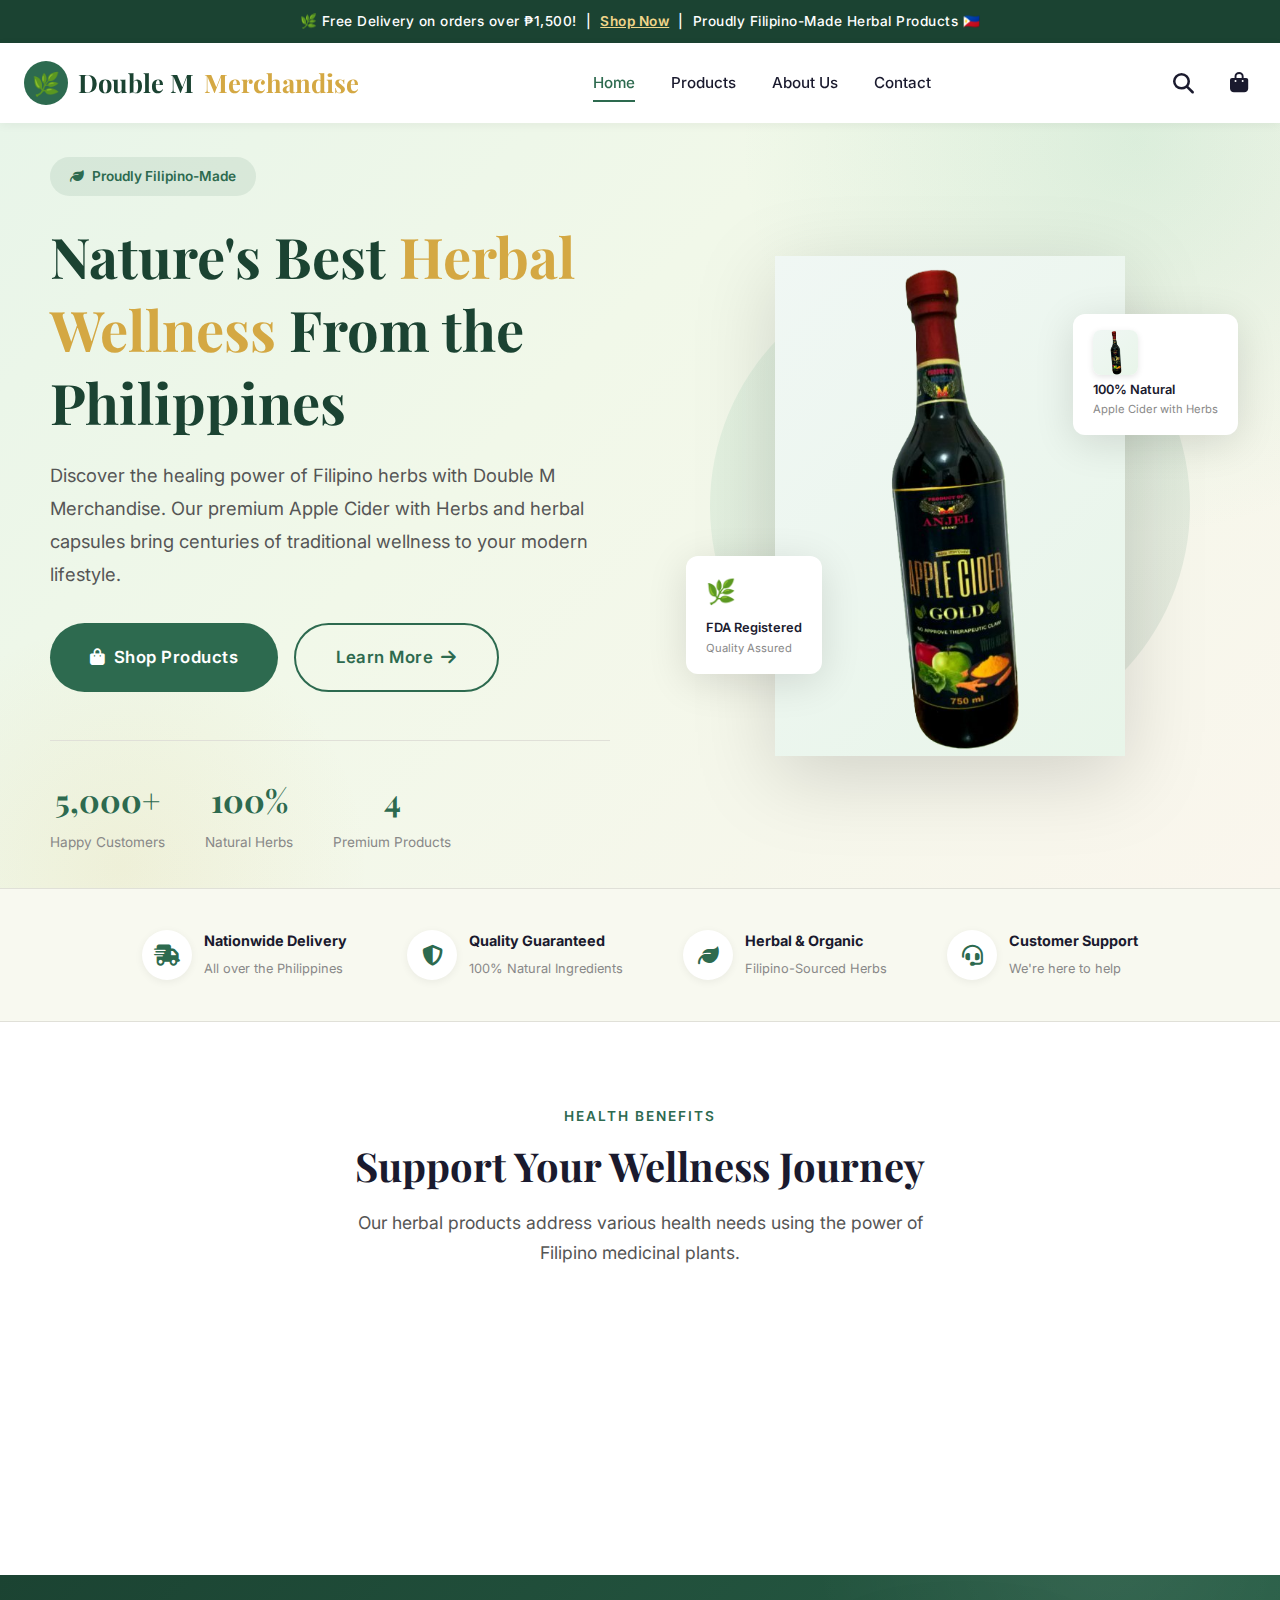
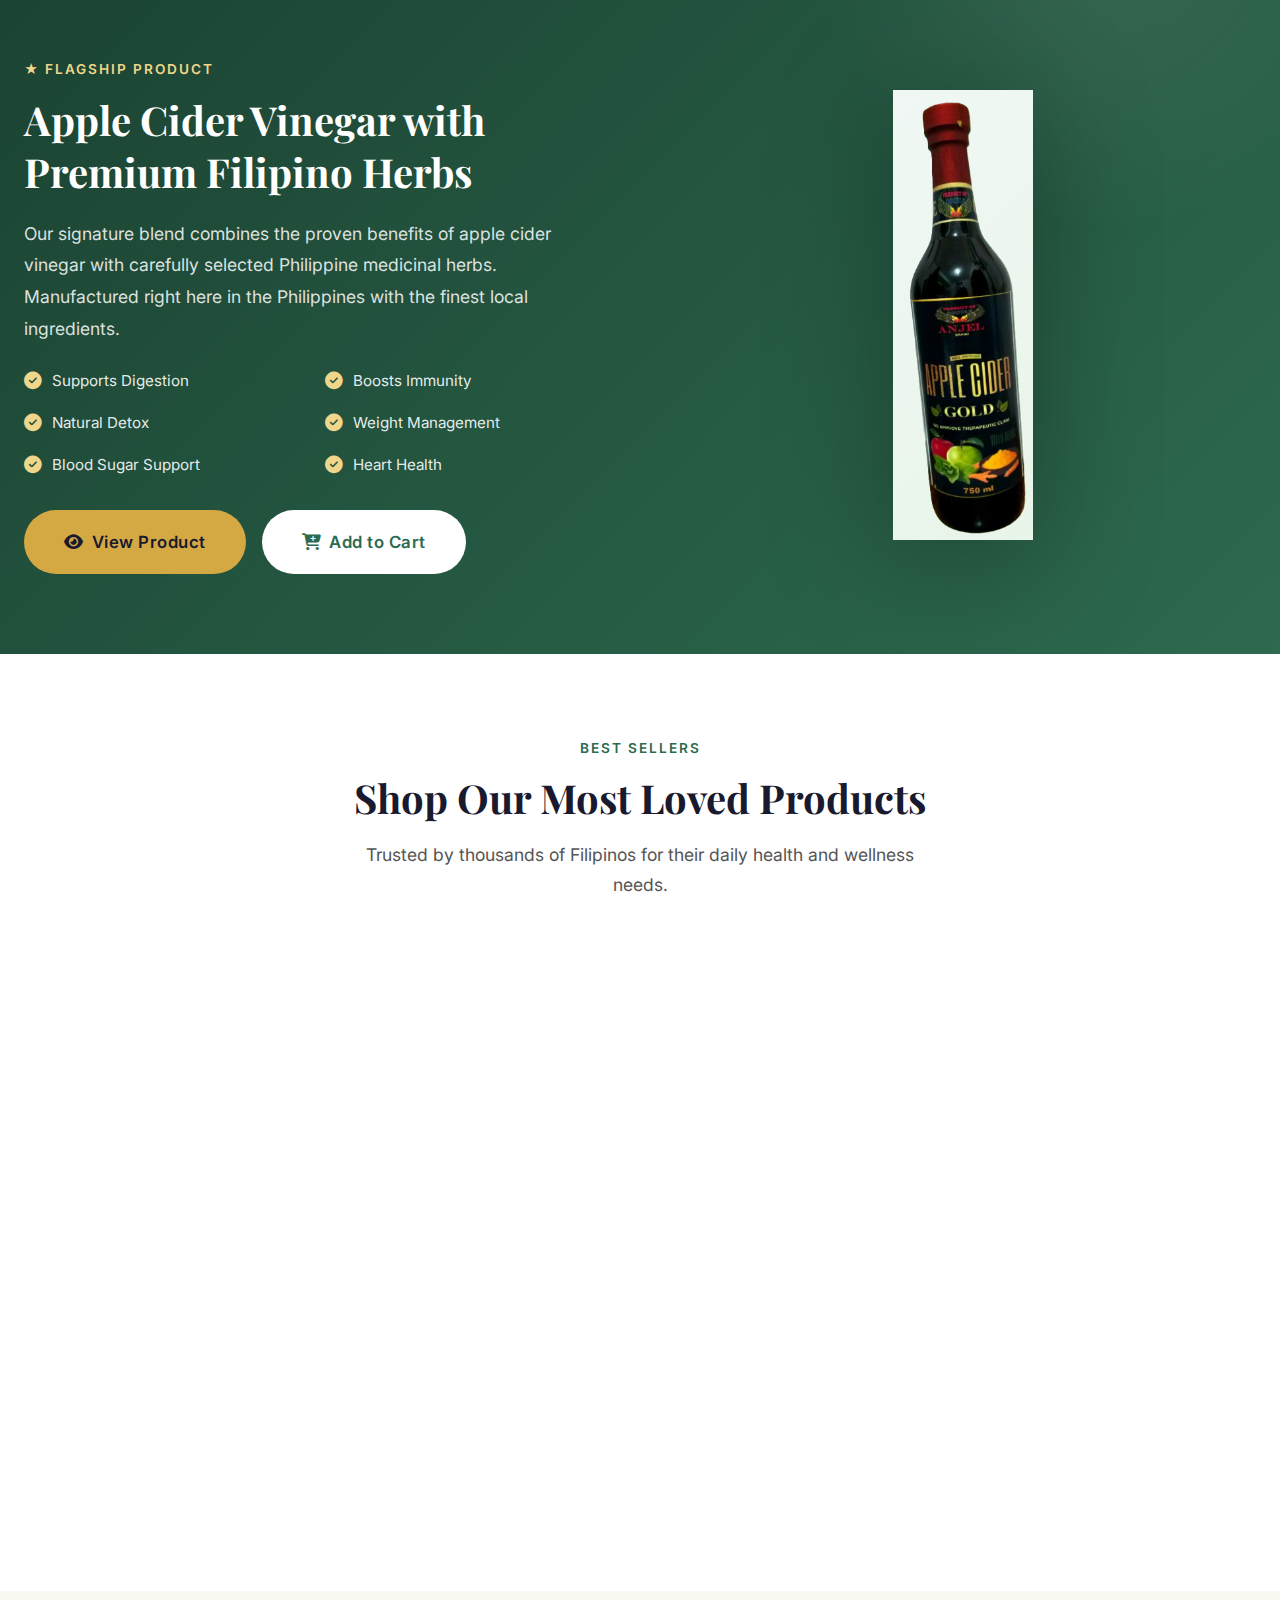
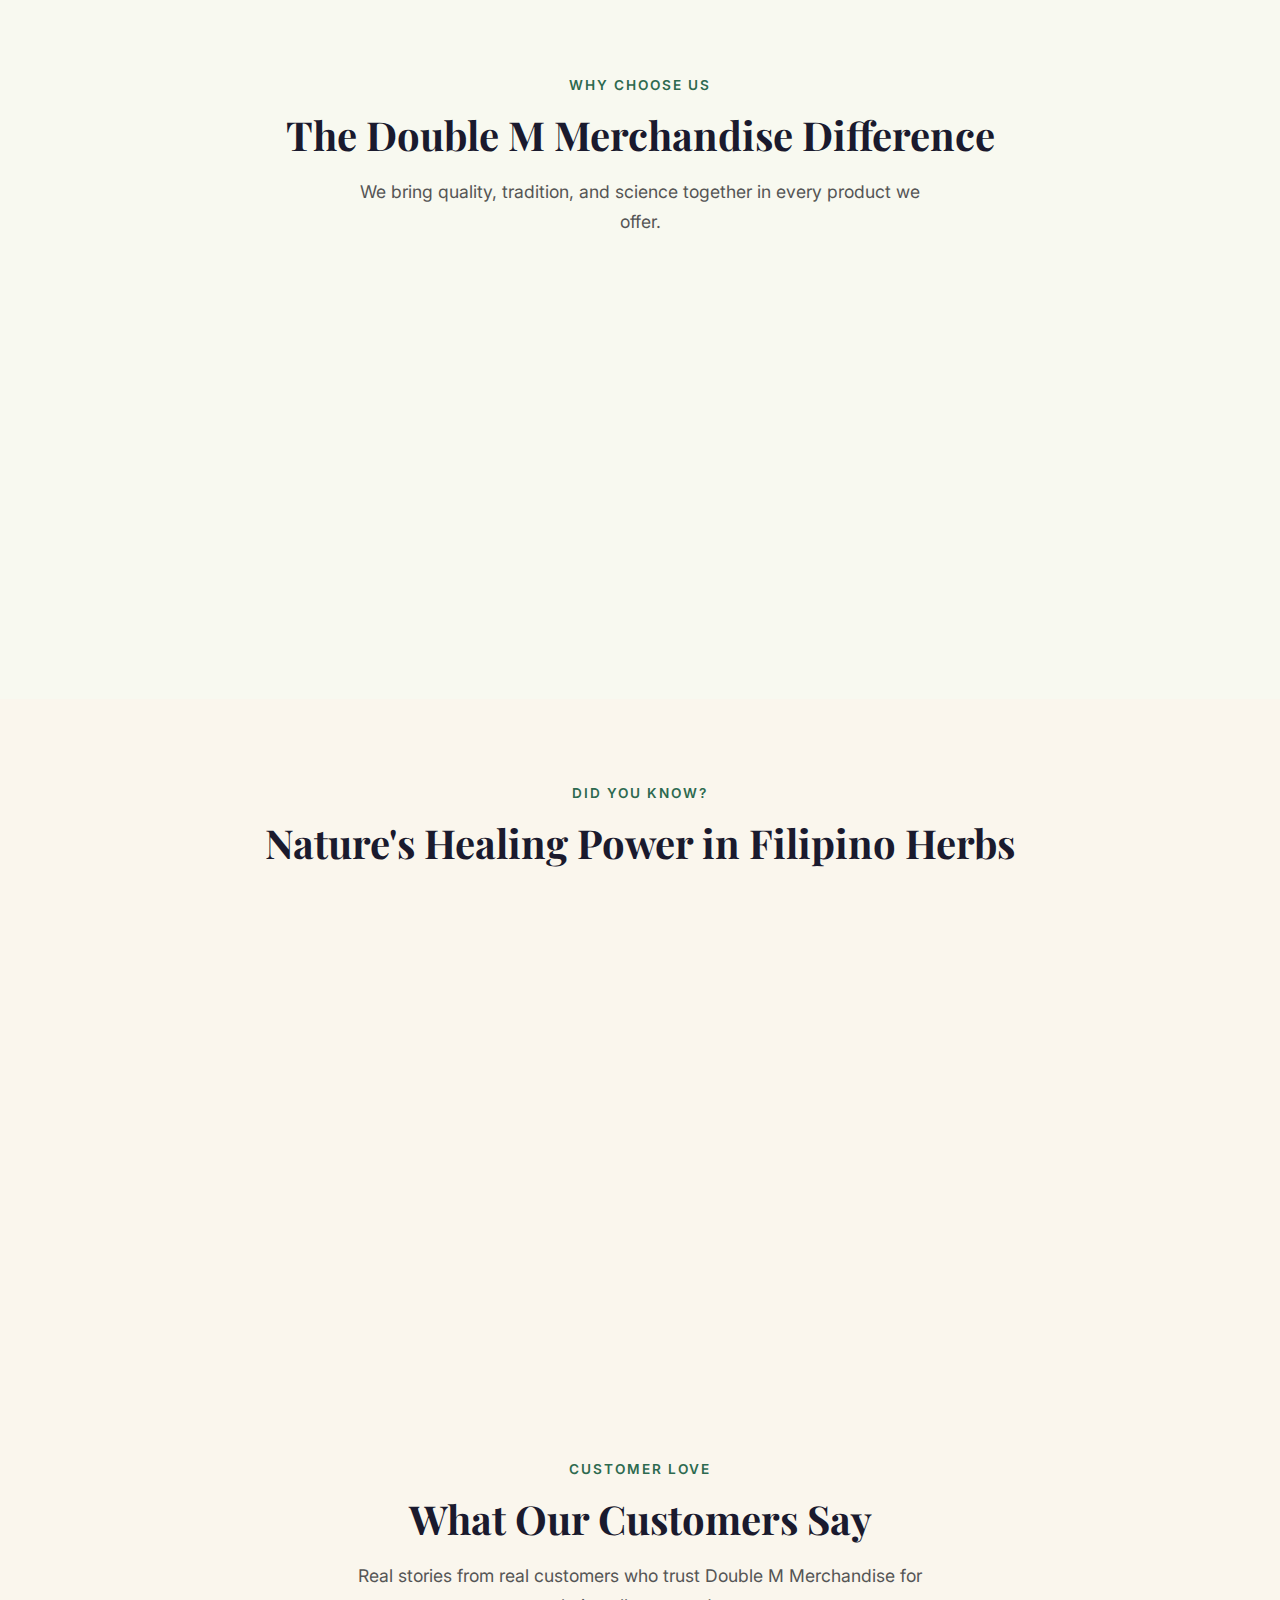
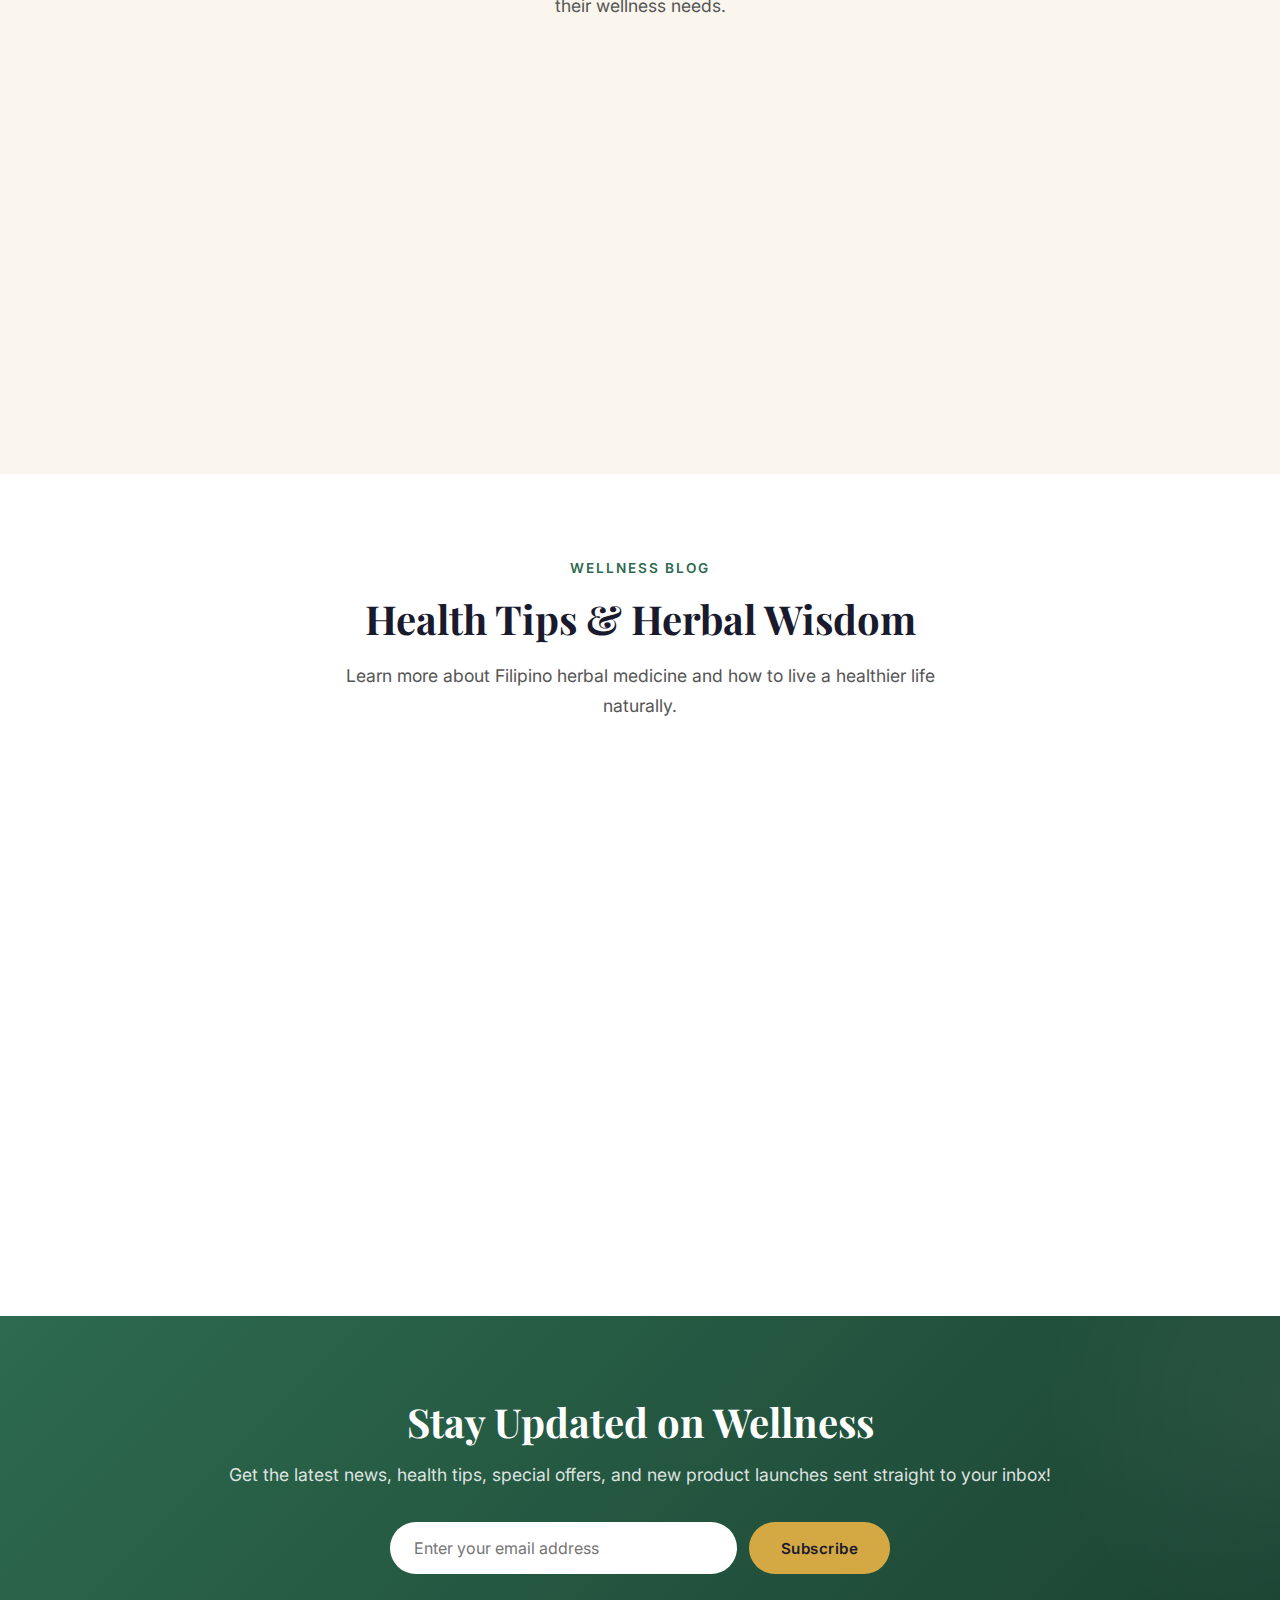
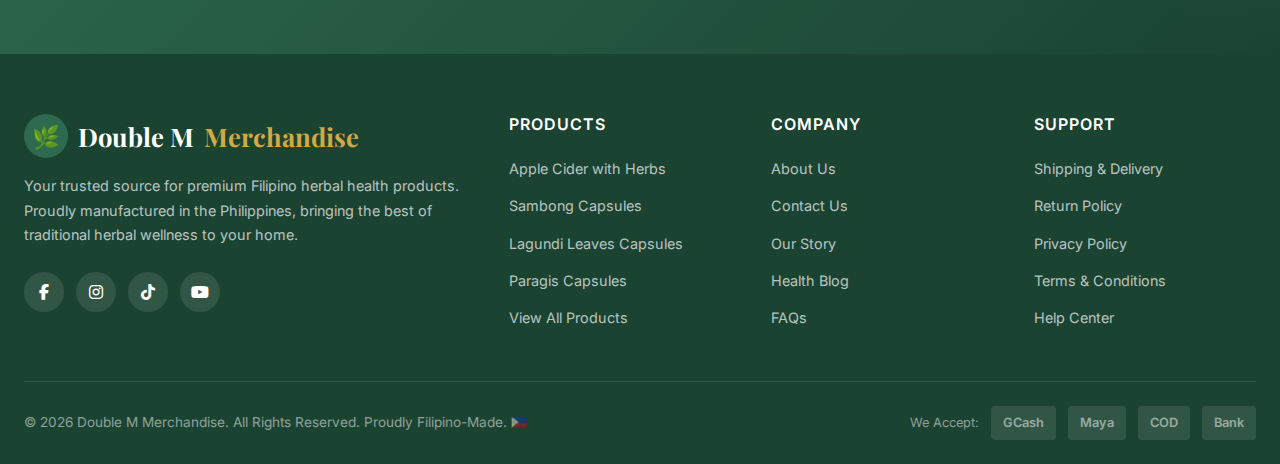
<file: index.html>
<!DOCTYPE html>
<html lang="en">
<head>
  <meta charset="UTF-8">
  <meta name="viewport" content="width=device-width, initial-scale=1.0">
  <title>Double M Merchandise | Premium Filipino Herbal Health Products</title>
  <meta name="description" content="Double M Merchandise - Your trusted source for premium Filipino herbal health products. Apple Cider with Herbs, Sambong, Lagundi & Paragis Capsules. Cordon, Isabela.">
  <link rel="preconnect" href="https://fonts.googleapis.com">
  <link rel="preconnect" href="https://fonts.gstatic.com" crossorigin>
  <link href="https://fonts.googleapis.com/css2?family=Inter:wght@300;400;500;600;700&family=Playfair+Display:wght@400;600;700&display=swap" rel="stylesheet">
  <link rel="stylesheet" href="https://cdnjs.cloudflare.com/ajax/libs/font-awesome/6.5.1/css/all.min.css">
  <link rel="stylesheet" href="css/styles.css">
  <link rel="icon" type="image/svg+xml" href="data:image/svg+xml,<svg xmlns='http://www.w3.org/2000/svg' viewBox='0 0 100 100'><text y='.9em' font-size='90'>🌿</text></svg>">
</head>
<body>

  <!-- Announcement Bar -->
  <div class="announcement-bar">
    🌿 Free Delivery on orders over ₱1,500! &nbsp;|&nbsp; <a href="products.html">Shop Now</a> &nbsp;|&nbsp; Proudly Filipino-Made Herbal Products 🇵🇭
  </div>

  <!-- Header -->
  <header class="header">
    <div class="container">
      <a href="index.html" class="logo">
        <div class="logo-icon">🌿</div>
        Double M <span>Merchandise</span>
      </a>

      <nav class="nav-menu" id="navMenu">
        <a href="index.html" class="active">Home</a>
        <a href="products.html">Products</a>
        <a href="about.html">About Us</a>
        <a href="contact.html">Contact</a>
      </nav>

      <div class="nav-actions">
        <button class="nav-icon-btn" onclick="toggleSearch()" title="Search">
          <i class="fas fa-search"></i>
        </button>
        <a href="cart.html" class="nav-icon-btn" title="Cart">
          <i class="fas fa-shopping-bag"></i>
          <span class="cart-count" id="cartCount">0</span>
        </a>
        <button class="mobile-toggle" id="mobileToggle" onclick="toggleMobileMenu()" title="Toggle Menu">
          <i class="fas fa-bars"></i>
        </button>
      </div>
    </div>
  </header>

  <!-- Search Overlay -->
  <div class="search-overlay" id="searchOverlay" onclick="closeSearch(event)">
    <div class="search-box">
      <input type="text" placeholder="Search products..." id="searchInput" onkeyup="handleSearch(event)">
      <div class="search-results" id="searchResults"></div>
    </div>
  </div>

  <!-- Hero Section -->
  <section class="hero">
    <div class="container">
      <div class="hero-content">
        <div class="hero-badge">
          <i class="fas fa-leaf"></i>
          Proudly Filipino-Made
        </div>
        <h1>Nature's Best <em>Herbal Wellness</em> From the Philippines</h1>
        <p>Discover the healing power of Filipino herbs with Double M Merchandise. Our premium Apple Cider with Herbs and herbal capsules bring centuries of traditional wellness to your modern lifestyle.</p>
        <div class="hero-buttons">
          <a href="products.html" class="btn btn-primary btn-lg">
            <i class="fas fa-shopping-bag"></i> Shop Products
          </a>
          <a href="about.html" class="btn btn-secondary btn-lg">
            Learn More <i class="fas fa-arrow-right"></i>
          </a>
        </div>
        <div class="hero-stats">
          <div class="stat-item">
            <div class="stat-number">5,000+</div>
            <div class="stat-label">Happy Customers</div>
          </div>
          <div class="stat-item">
            <div class="stat-number">100%</div>
            <div class="stat-label">Natural Herbs</div>
          </div>
          <div class="stat-item">
            <div class="stat-number">4</div>
            <div class="stat-label">Premium Products</div>
          </div>
        </div>
      </div>

      <div class="hero-visual">
        <div class="hero-image-wrapper">
          <div class="hero-image-bg"></div>
          <!-- Apple Cider Product Image -->
          <img src="images/apple-cider.png" alt="ANJUBI Apple Cider Gold - Premium Filipino Herbal Health Product" class="hero-product-img">

          <div class="hero-floating-badge badge-1">
            <div class="floating-badge-icon"><img src="images/apple-cider.png" alt="Apple Cider" class="badge-product-thumb"></div>
            <div class="floating-badge-text">100% Natural</div>
            <div class="floating-badge-sub">Apple Cider with Herbs</div>
          </div>
          <div class="hero-floating-badge badge-2">
            <div class="floating-badge-icon">🌿</div>
            <div class="floating-badge-text">FDA Registered</div>
            <div class="floating-badge-sub">Quality Assured</div>
          </div>
        </div>
      </div>
    </div>
  </section>

  <!-- Trust Bar -->
  <div class="trust-bar">
    <div class="container">
      <div class="trust-items">
        <div class="trust-item">
          <div class="trust-icon"><i class="fas fa-truck-fast"></i></div>
          <div class="trust-text">
            <strong>Nationwide Delivery</strong>
            <span>All over the Philippines</span>
          </div>
        </div>
        <div class="trust-item">
          <div class="trust-icon"><i class="fas fa-shield-halved"></i></div>
          <div class="trust-text">
            <strong>Quality Guaranteed</strong>
            <span>100% Natural Ingredients</span>
          </div>
        </div>
        <div class="trust-item">
          <div class="trust-icon"><i class="fas fa-leaf"></i></div>
          <div class="trust-text">
            <strong>Herbal & Organic</strong>
            <span>Filipino-Sourced Herbs</span>
          </div>
        </div>
        <div class="trust-item">
          <div class="trust-icon"><i class="fas fa-headset"></i></div>
          <div class="trust-text">
            <strong>Customer Support</strong>
            <span>We're here to help</span>
          </div>
        </div>
      </div>
    </div>
  </div>

  <!-- Health Categories -->
  <section class="health-categories section-padding">
    <div class="container">
      <div class="section-header">
        <span class="section-tag">Health Benefits</span>
        <h2>Support Your Wellness Journey</h2>
        <p>Our herbal products address various health needs using the power of Filipino medicinal plants.</p>
      </div>
      <div class="health-grid">
        <a href="products.html" class="health-card fade-in">
          <div class="health-card-icon">💪</div>
          <h4>Immune Support</h4>
        </a>
        <a href="products.html" class="health-card fade-in fade-in-delay-1">
          <div class="health-card-icon">🫁</div>
          <h4>Respiratory Health</h4>
        </a>
        <a href="products.html" class="health-card fade-in fade-in-delay-2">
          <div class="health-card-icon">🫀</div>
          <h4>Heart & Blood</h4>
        </a>
        <a href="products.html" class="health-card fade-in fade-in-delay-3">
          <div class="health-card-icon">🦴</div>
          <h4>Kidney Health</h4>
        </a>
        <a href="products.html" class="health-card fade-in fade-in-delay-4">
          <div class="health-card-icon">🧬</div>
          <h4>Detox & Cleanse</h4>
        </a>
        <a href="products.html" class="health-card fade-in fade-in-delay-4">
          <div class="health-card-icon">⚡</div>
          <h4>Energy & Vitality</h4>
        </a>
      </div>
    </div>
  </section>

  <!-- Featured Product: Apple Cider with Herbs -->
  <section class="featured-product section-padding">
    <div class="container">
      <div class="featured-content">
        <span class="section-tag">★ Flagship Product</span>
        <h2>Apple Cider Vinegar with Premium Filipino Herbs</h2>
        <p>Our signature blend combines the proven benefits of apple cider vinegar with carefully selected Philippine medicinal herbs. Manufactured right here in the Philippines with the finest local ingredients.</p>
        <div class="featured-benefits">
          <div class="benefit-item">
            <i class="fas fa-check-circle"></i> Supports Digestion
          </div>
          <div class="benefit-item">
            <i class="fas fa-check-circle"></i> Boosts Immunity
          </div>
          <div class="benefit-item">
            <i class="fas fa-check-circle"></i> Natural Detox
          </div>
          <div class="benefit-item">
            <i class="fas fa-check-circle"></i> Weight Management
          </div>
          <div class="benefit-item">
            <i class="fas fa-check-circle"></i> Blood Sugar Support
          </div>
          <div class="benefit-item">
            <i class="fas fa-check-circle"></i> Heart Health
          </div>
        </div>
        <div class="hero-buttons">
          <a href="product-apple-cider.html" class="btn btn-accent btn-lg">
            <i class="fas fa-eye"></i> View Product
          </a>
          <button class="btn btn-white btn-lg" onclick="addToCart('apple-cider')">
            <i class="fas fa-cart-plus"></i> Add to Cart
          </button>
        </div>
      </div>
      <div class="featured-image">
        <img src="images/apple-cider.png" alt="ANJUBI Apple Cider Gold - 750ml Premium Filipino Herbal Product" class="featured-img">
      </div>
    </div>
  </section>

  <!-- Best Sellers Section -->
  <section class="section-padding bg-white">
    <div class="container">
      <div class="section-header">
        <span class="section-tag">Best Sellers</span>
        <h2>Shop Our Most Loved Products</h2>
        <p>Trusted by thousands of Filipinos for their daily health and wellness needs.</p>
      </div>

      <div class="products-grid">
        <!-- Apple Cider with Herbs -->
        <div class="product-card fade-in">
          <span class="product-badge bestseller">★ Bestseller</span>
          <div class="product-image">
            <img src="images/apple-cider.png" alt="ANJUBI Apple Cider Gold" class="product-img">
            <div class="product-quick-actions">
              <button class="quick-action-btn" title="Quick View" onclick="window.location.href='product-apple-cider.html'"><i class="fas fa-eye"></i></button>
              <button class="quick-action-btn" title="Add to Cart" onclick="addToCart('apple-cider')"><i class="fas fa-cart-plus"></i></button>
            </div>
          </div>
          <div class="product-info">
            <div class="product-category">Herbal Vinegar</div>
            <h3 class="product-name"><a href="product-apple-cider.html">Apple Cider Vinegar with Herbs</a></h3>
            <p class="product-desc">Premium Filipino apple cider infused with traditional medicinal herbs for total body wellness.</p>
            <div class="product-rating">
              <div class="stars">★★★★★</div>
              <span class="rating-count">(128 reviews)</span>
            </div>
            <div class="product-footer">
              <div class="product-price">₱999.00</div>
              <button class="add-to-cart-btn" onclick="addToCart('apple-cider')">
                <i class="fas fa-plus"></i> Add
              </button>
            </div>
          </div>
        </div>

        <!-- Sambong Capsules -->
        <div class="product-card fade-in fade-in-delay-1">
          <span class="product-badge new">New</span>
          <div class="product-image">
            <svg viewBox="0 0 200 280" xmlns="http://www.w3.org/2000/svg" width="130">
              <ellipse cx="100" cy="40" rx="35" ry="12" fill="#2d6a4f"/>
              <rect x="65" y="40" width="70" height="15" fill="#2d6a4f"/>
              <ellipse cx="100" cy="55" rx="35" ry="12" fill="#1b4332"/>
              <rect x="60" y="55" width="80" height="180" rx="12" fill="#f5f5f0" stroke="#d0d0c8"/>
              <rect x="68" y="80" width="64" height="110" rx="6" fill="#2d6a4f"/>
              <rect x="71" y="83" width="58" height="104" rx="4" fill="#1b4332"/>
              <text x="100" y="103" text-anchor="middle" fill="#d4a843" font-size="7" font-weight="bold">DOUBLE M</text>
              <text x="100" y="125" text-anchor="middle" fill="#52b788" font-size="10" font-weight="bold" font-family="serif">SAMBONG</text>
              <text x="100" y="143" text-anchor="middle" fill="#fff" font-size="7">CAPSULES</text>
              <text x="100" y="163" text-anchor="middle" fill="#52b788" font-size="12">🌿</text>
              <text x="100" y="178" text-anchor="middle" fill="rgba(255,255,255,0.5)" font-size="5.5">100 Capsules</text>
              <rect x="80" y="210" width="40" height="15" rx="3" fill="rgba(45,106,79,0.1)"/>
              <text x="100" y="221" text-anchor="middle" fill="#2d6a4f" font-size="6">HERBAL</text>
            </svg>
            <div class="product-quick-actions">
              <button class="quick-action-btn" title="Quick View" onclick="window.location.href='product-sambong.html'"><i class="fas fa-eye"></i></button>
              <button class="quick-action-btn" title="Add to Cart" onclick="addToCart('sambong')"><i class="fas fa-cart-plus"></i></button>
            </div>
          </div>
          <div class="product-info">
            <div class="product-category">Herbal Capsule</div>
            <h3 class="product-name"><a href="product-sambong.html">Sambong Capsules</a></h3>
            <p class="product-desc">Traditional Filipino herb known for kidney health support and as a natural diuretic.</p>
            <div class="product-rating">
              <div class="stars">★★★★★</div>
              <span class="rating-count">(89 reviews)</span>
            </div>
            <div class="product-footer">
              <div class="product-price">₱400.00</div>
              <button class="add-to-cart-btn" onclick="addToCart('sambong')">
                <i class="fas fa-plus"></i> Add
              </button>
            </div>
          </div>
        </div>

        <!-- Lagundi Leaves Capsules -->
        <div class="product-card fade-in fade-in-delay-2">
          <div class="product-image">
            <svg viewBox="0 0 200 280" xmlns="http://www.w3.org/2000/svg" width="130">
              <ellipse cx="100" cy="40" rx="35" ry="12" fill="#52b788"/>
              <rect x="65" y="40" width="70" height="15" fill="#52b788"/>
              <ellipse cx="100" cy="55" rx="35" ry="12" fill="#2d6a4f"/>
              <rect x="60" y="55" width="80" height="180" rx="12" fill="#f5f5f0" stroke="#d0d0c8"/>
              <rect x="68" y="80" width="64" height="110" rx="6" fill="#2d6a4f"/>
              <rect x="71" y="83" width="58" height="104" rx="4" fill="#1b4332"/>
              <text x="100" y="103" text-anchor="middle" fill="#d4a843" font-size="7" font-weight="bold">DOUBLE M</text>
              <text x="100" y="125" text-anchor="middle" fill="#52b788" font-size="9" font-weight="bold" font-family="serif">LAGUNDI</text>
              <text x="100" y="140" text-anchor="middle" fill="#52b788" font-size="9" font-weight="bold" font-family="serif">LEAVES</text>
              <text x="100" y="155" text-anchor="middle" fill="#fff" font-size="7">CAPSULES</text>
              <text x="100" y="173" text-anchor="middle" fill="#52b788" font-size="12">🍃</text>
              <text x="100" y="178" text-anchor="middle" fill="rgba(255,255,255,0.5)" font-size="5.5"></text>
              <rect x="80" y="210" width="40" height="15" rx="3" fill="rgba(45,106,79,0.1)"/>
              <text x="100" y="221" text-anchor="middle" fill="#2d6a4f" font-size="6">HERBAL</text>
            </svg>
            <div class="product-quick-actions">
              <button class="quick-action-btn" title="Quick View" onclick="window.location.href='product-lagundi.html'"><i class="fas fa-eye"></i></button>
              <button class="quick-action-btn" title="Add to Cart" onclick="addToCart('lagundi')"><i class="fas fa-cart-plus"></i></button>
            </div>
          </div>
          <div class="product-info">
            <div class="product-category">Herbal Capsule</div>
            <h3 class="product-name"><a href="product-lagundi.html">Lagundi Leaves Capsules</a></h3>
            <p class="product-desc">Scientifically proven Filipino herb for respiratory health, cough relief, and bronchial support.</p>
            <div class="product-rating">
              <div class="stars">★★★★☆</div>
              <span class="rating-count">(74 reviews)</span>
            </div>
            <div class="product-footer">
              <div class="product-price">₱370.00</div>
              <button class="add-to-cart-btn" onclick="addToCart('lagundi')">
                <i class="fas fa-plus"></i> Add
              </button>
            </div>
          </div>
        </div>

        <!-- Paragis Capsules -->
        <div class="product-card fade-in fade-in-delay-3">
          <div class="product-image">
            <svg viewBox="0 0 200 280" xmlns="http://www.w3.org/2000/svg" width="130">
              <ellipse cx="100" cy="40" rx="35" ry="12" fill="#52b788"/>
              <rect x="65" y="40" width="70" height="15" fill="#52b788"/>
              <ellipse cx="100" cy="55" rx="35" ry="12" fill="#40916c"/>
              <rect x="60" y="55" width="80" height="180" rx="12" fill="#f5f5f0" stroke="#d0d0c8"/>
              <rect x="68" y="80" width="64" height="110" rx="6" fill="#2d6a4f"/>
              <rect x="71" y="83" width="58" height="104" rx="4" fill="#1b4332"/>
              <text x="100" y="103" text-anchor="middle" fill="#d4a843" font-size="7" font-weight="bold">DOUBLE M</text>
              <text x="100" y="128" text-anchor="middle" fill="#52b788" font-size="10" font-weight="bold" font-family="serif">PARAGIS</text>
              <text x="100" y="147" text-anchor="middle" fill="#fff" font-size="7">CAPSULES</text>
              <text x="100" y="167" text-anchor="middle" fill="#52b788" font-size="12">🌾</text>
              <text x="100" y="178" text-anchor="middle" fill="rgba(255,255,255,0.5)" font-size="5.5"></text>
              <rect x="80" y="210" width="40" height="15" rx="3" fill="rgba(45,106,79,0.1)"/>
              <text x="100" y="221" text-anchor="middle" fill="#2d6a4f" font-size="6">HERBAL</text>
            </svg>
            <div class="product-quick-actions">
              <button class="quick-action-btn" title="Quick View" onclick="window.location.href='product-paragis.html'"><i class="fas fa-eye"></i></button>
              <button class="quick-action-btn" title="Add to Cart" onclick="addToCart('paragis')"><i class="fas fa-cart-plus"></i></button>
            </div>
          </div>
          <div class="product-info">
            <div class="product-category">Herbal Capsule</div>
            <h3 class="product-name"><a href="product-paragis.html">Paragis Capsules</a></h3>
            <p class="product-desc">The "miracle grass" of the Philippines, known for its antioxidant and anti-inflammatory properties.</p>
            <div class="product-rating">
              <div class="stars">★★★★★</div>
              <span class="rating-count">(96 reviews)</span>
            </div>
            <div class="product-footer">
              <div class="product-price">₱380.00</div>
              <button class="add-to-cart-btn" onclick="addToCart('paragis')">
                <i class="fas fa-plus"></i> Add
              </button>
            </div>
          </div>
        </div>
      </div>
    </div>
  </section>

  <!-- Benefits Section -->
  <section class="benefits section-padding">
    <div class="container">
      <div class="section-header">
        <span class="section-tag">Why Choose Us</span>
        <h2>The Double M Merchandise Difference</h2>
        <p>We bring quality, tradition, and science together in every product we offer.</p>
      </div>
      <div class="benefits-grid">
        <div class="benefit-card fade-in">
          <div class="benefit-icon"><i class="fas fa-leaf"></i></div>
          <h4>100% Natural Ingredients</h4>
          <p>All our products use only natural herbs and ingredients sourced from Philippine farms — no artificial additives.</p>
        </div>
        <div class="benefit-card fade-in fade-in-delay-1">
          <div class="benefit-icon"><i class="fas fa-flask"></i></div>
          <h4>Scientifically Formulated</h4>
          <p>Backed by research on traditional Filipino herbal medicine, our formulations ensure optimal potency and effectiveness.</p>
        </div>
        <div class="benefit-card fade-in fade-in-delay-2">
          <div class="benefit-icon"><i class="fas fa-award"></i></div>
          <h4>Quality Assured</h4>
          <p>Manufactured in the Philippines following strict quality control processes to deliver safe, effective products every time.</p>
        </div>
        <div class="benefit-card fade-in fade-in-delay-3">
          <div class="benefit-icon"><i class="fas fa-hand-holding-heart"></i></div>
          <h4>Proudly Filipino</h4>
          <p>Supporting local farmers and communities while bringing the best of Philippine herbal wellness to every Filipino home.</p>
        </div>
      </div>
    </div>
  </section>

  <!-- Wellness Facts Section (inspired by Nature's Bounty style) -->
  <section class="section-padding bg-cream">
    <div class="container">
      <div class="section-header">
        <span class="section-tag">Did You Know?</span>
        <h2>Nature's Healing Power in Filipino Herbs</h2>
      </div>
      <div class="testimonials-grid">
        <div class="testimonial-card fade-in hero-info-card">
          <div class="card-icon">🍎</div>
          <h3>Apple Cider Vinegar</h3>
          <p class="testimonial-text card-text">Has been used for centuries as a natural remedy. Combined with Filipino herbs, it creates a powerful wellness tonic that supports digestion, immunity, and overall health.</p>
        </div>
        <div class="testimonial-card fade-in fade-in-delay-1 hero-info-card">
          <div class="card-icon">🌿</div>
          <h3>Traditional Filipino Herbs</h3>
          <p class="testimonial-text card-text">Sambong, Lagundi, and Paragis have been used by Filipino healers for generations. These herbs are now recognized by modern science for their proven health benefits.</p>
        </div>
        <div class="testimonial-card fade-in fade-in-delay-2 hero-info-card">
          <div class="card-icon">🇵🇭</div>
          <h3>Made in the Philippines</h3>
          <p class="testimonial-text card-text">The Philippines is home to over 1,500 medicinal plant species. At Double M Merchandise, we harness this natural bounty to create products that promote holistic wellness.</p>
        </div>
      </div>
    </div>
  </section>

  <!-- Testimonials -->
  <section class="testimonials section-padding">
    <div class="container">
      <div class="section-header">
        <span class="section-tag">Customer Love</span>
        <h2>What Our Customers Say</h2>
        <p>Real stories from real customers who trust Double M Merchandise for their wellness needs.</p>
      </div>
      <div class="testimonials-grid">
        <div class="testimonial-card fade-in">
          <div class="testimonial-stars">★★★★★</div>
          <p class="testimonial-text">"I've been taking the Apple Cider with Herbs for 3 months now and I feel so much better! My digestion improved and I have more energy throughout the day. Highly recommend!"</p>
          <div class="testimonial-author">
            <div class="testimonial-avatar">MR</div>
            <div>
              <div class="testimonial-name">Maria R.</div>
              <div class="testimonial-location">Manila, Philippines</div>
            </div>
          </div>
        </div>
        <div class="testimonial-card fade-in fade-in-delay-1">
          <div class="testimonial-stars">★★★★★</div>
          <p class="testimonial-text">"The Sambong Capsules really helped with my kidney health. As someone who had kidney stones before, I'm grateful for this natural supplement. Thank you Double M!"</p>
          <div class="testimonial-author">
            <div class="testimonial-avatar">JD</div>
            <div>
              <div class="testimonial-name">Juan D.</div>
              <div class="testimonial-location">Isabela, Philippines</div>
            </div>
          </div>
        </div>
        <div class="testimonial-card fade-in fade-in-delay-2">
          <div class="testimonial-stars">★★★★★</div>
          <p class="testimonial-text">"My whole family uses Double M products! The Lagundi capsules are our go-to whenever someone has a cough. Natural and effective — love that it's Filipino-made!"</p>
          <div class="testimonial-author">
            <div class="testimonial-avatar">AS</div>
            <div>
              <div class="testimonial-name">Ana S.</div>
              <div class="testimonial-location">Cebu, Philippines</div>
            </div>
          </div>
        </div>
      </div>
    </div>
  </section>

  <!-- Blog Preview -->
  <section class="blog-preview section-padding">
    <div class="container">
      <div class="section-header">
        <span class="section-tag">Wellness Blog</span>
        <h2>Health Tips & Herbal Wisdom</h2>
        <p>Learn more about Filipino herbal medicine and how to live a healthier life naturally.</p>
      </div>
      <div class="blog-grid">
        <div class="blog-card fade-in">
          <div class="blog-card-image">🍎🌿</div>
          <div class="blog-card-content">
            <div class="blog-card-tag">Health Tips</div>
            <h3><a href="#">The Amazing Benefits of Apple Cider Vinegar with Filipino Herbs</a></h3>
            <p>Discover how the combination of apple cider vinegar and traditional Filipino herbs can transform your daily wellness routine and boost your overall health.</p>
            <a href="#" class="blog-read-more">Read More <i class="fas fa-arrow-right"></i></a>
          </div>
        </div>
        <div class="blog-card fade-in fade-in-delay-1">
          <div class="blog-card-image">🌿💊</div>
          <div class="blog-card-content">
            <div class="blog-card-tag">Herbal Guide</div>
            <h3><a href="#">Sambong, Lagundi & Paragis: Philippine Herbal Powerhouses</a></h3>
            <p>Learn about three of the most powerful medicinal plants in the Philippines and how they've been used for centuries by Filipino healers.</p>
            <a href="#" class="blog-read-more">Read More <i class="fas fa-arrow-right"></i></a>
          </div>
        </div>
        <div class="blog-card fade-in fade-in-delay-2">
          <div class="blog-card-image">🏃‍♀️🥗</div>
          <div class="blog-card-content">
            <div class="blog-card-tag">Wellness</div>
            <h3><a href="#">A Filipino's Guide to Natural Health and Wellness</a></h3>
            <p>Tips and tricks for incorporating herbal supplements into your daily routine for better health, more energy, and a stronger immune system.</p>
            <a href="#" class="blog-read-more">Read More <i class="fas fa-arrow-right"></i></a>
          </div>
        </div>
      </div>
    </div>
  </section>

  <!-- Newsletter -->
  <section class="newsletter section-padding">
    <div class="container">
      <h2>Stay Updated on Wellness</h2>
      <p>Get the latest news, health tips, special offers, and new product launches sent straight to your inbox!</p>
      <form class="newsletter-form" onsubmit="handleNewsletter(event)">
        <input type="email" placeholder="Enter your email address" required>
        <button type="submit" class="btn btn-accent">Subscribe</button>
      </form>
    </div>
  </section>

  <!-- Footer -->
  <footer class="footer">
    <div class="container">
      <div class="footer-grid">
        <div class="footer-brand">
          <a href="index.html" class="logo color-white">
            <div class="logo-icon">🌿</div>
            Double M <span>Merchandise</span>
          </a>
          <p>Your trusted source for premium Filipino herbal health products. Proudly manufactured in the Philippines, bringing the best of traditional herbal wellness to your home.</p>
          <div class="footer-social">
            <a href="https://www.facebook.com/profile.php?id=100064211281084" target="_blank" rel="noopener" title="Facebook"><i class="fab fa-facebook-f"></i></a>
            <a href="#" title="Instagram"><i class="fab fa-instagram"></i></a>
            <a href="#" title="TikTok"><i class="fab fa-tiktok"></i></a>
            <a href="#" title="YouTube"><i class="fab fa-youtube"></i></a>
          </div>
        </div>
        <div class="footer-column">
          <h4>Products</h4>
          <ul>
            <li><a href="product-apple-cider.html">Apple Cider with Herbs</a></li>
            <li><a href="product-sambong.html">Sambong Capsules</a></li>
            <li><a href="product-lagundi.html">Lagundi Leaves Capsules</a></li>
            <li><a href="product-paragis.html">Paragis Capsules</a></li>
            <li><a href="products.html">View All Products</a></li>
          </ul>
        </div>
        <div class="footer-column">
          <h4>Company</h4>
          <ul>
            <li><a href="about.html">About Us</a></li>
            <li><a href="contact.html">Contact Us</a></li>
            <li><a href="#">Our Story</a></li>
            <li><a href="#">Health Blog</a></li>
            <li><a href="#">FAQs</a></li>
          </ul>
        </div>
        <div class="footer-column">
          <h4>Support</h4>
          <ul>
            <li><a href="#">Shipping & Delivery</a></li>
            <li><a href="#">Return Policy</a></li>
            <li><a href="#">Privacy Policy</a></li>
            <li><a href="#">Terms & Conditions</a></li>
            <li><a href="contact.html">Help Center</a></li>
          </ul>
        </div>
      </div>
      <div class="footer-bottom">
        <p>&copy; 2026 Double M Merchandise. All Rights Reserved. Proudly Filipino-Made. 🇵🇭</p>
        <div class="footer-payments">
          <span>We Accept:</span>
          <span class="payment-icon">GCash</span>
          <span class="payment-icon">Maya</span>
          <span class="payment-icon">COD</span>
          <span class="payment-icon">Bank</span>
        </div>
      </div>
    </div>
  </footer>

  <!-- Back to Top -->
  <button class="back-to-top" id="backToTop" onclick="scrollToTop()" title="Back to Top">
    <i class="fas fa-arrow-up"></i>
  </button>

  <!-- Toast Container -->
  <div class="toast-container" id="toastContainer"></div>

  <script src="js/main.js"></script>
</body>
</html>
</file>
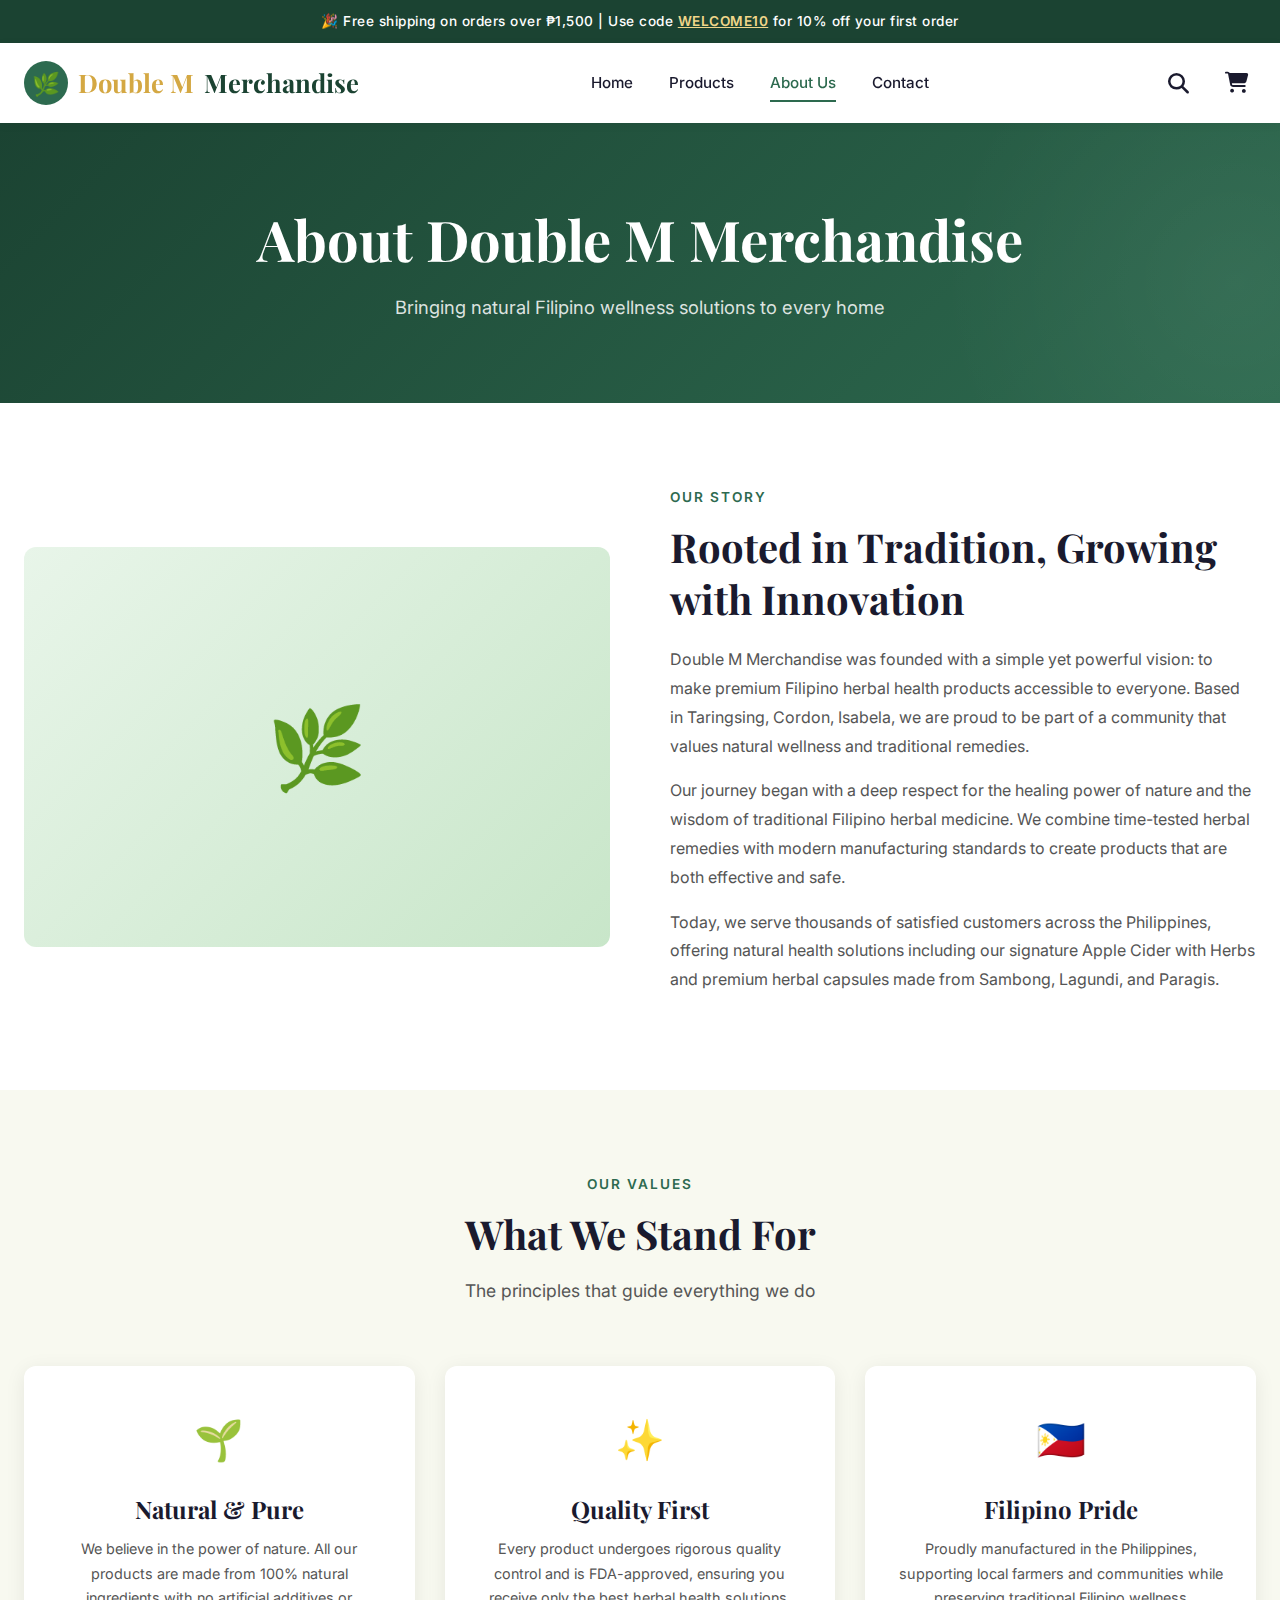
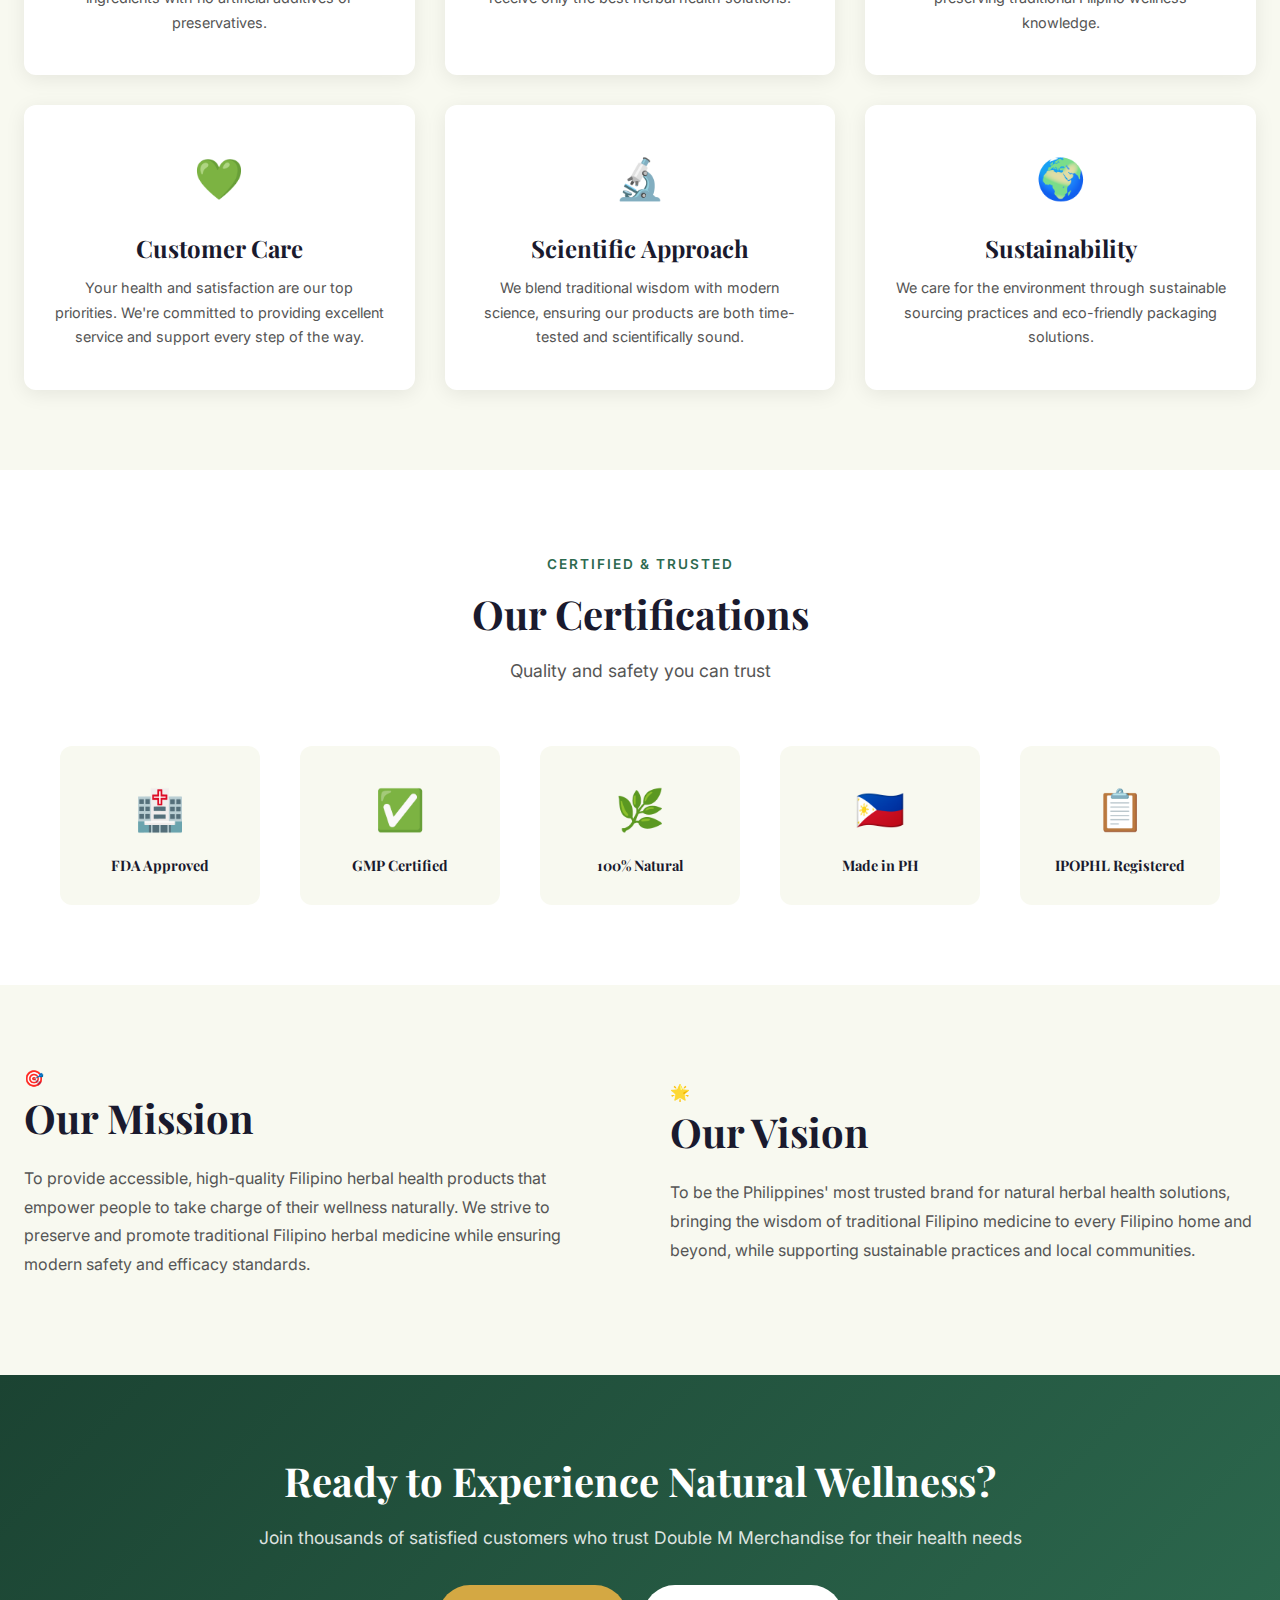
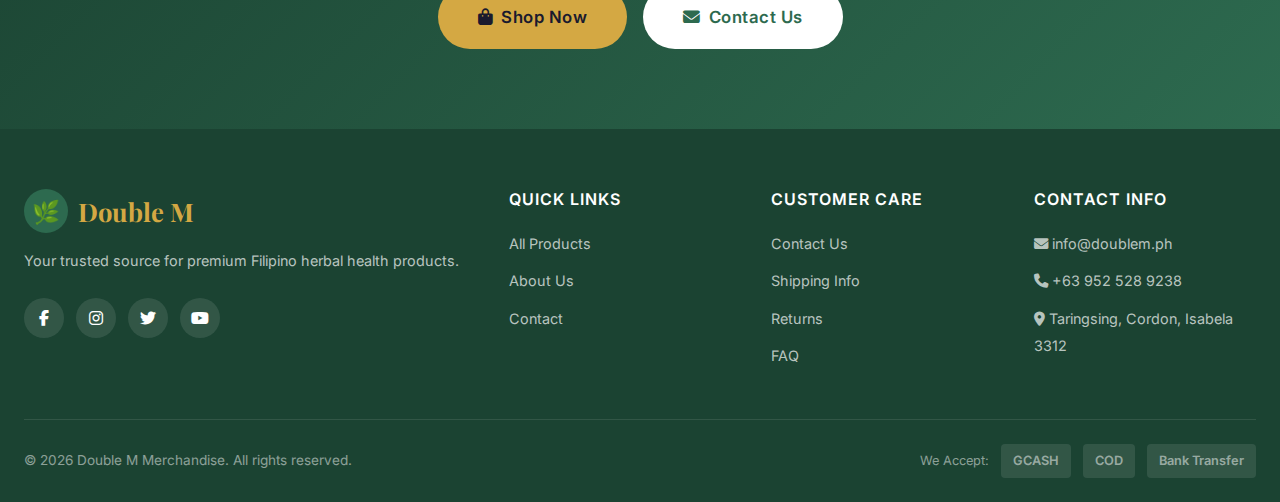
<file: about.html>
<!DOCTYPE html>
<html lang="en">
<head>
    <meta charset="UTF-8">
    <meta name="viewport" content="width=device-width, initial-scale=1.0">
    <meta name="description" content="Learn about Double M Merchandise - Your trusted source for premium Filipino herbal health products from Cordon, Isabela">
    <title>About Us - Double M Merchandise</title>
    
    <link rel="stylesheet" href="css/styles.css">
    <link rel="stylesheet" href="https://cdnjs.cloudflare.com/ajax/libs/font-awesome/6.4.0/css/all.min.css">
    <link rel="preconnect" href="https://fonts.googleapis.com">
    <link rel="preconnect" href="https://fonts.gstatic.com" crossorigin>
    <link href="https://fonts.googleapis.com/css2?family=Inter:wght@300;400;500;600;700&family=Playfair+Display:wght@600;700;800&display=swap" rel="stylesheet">
</head>
<body>
    <!-- Announcement Bar -->
    <div class="announcement-bar">
        🎉 Free shipping on orders over ₱1,500 | Use code <a href="#" onclick="applyCoupon('WELCOME10'); return false;">WELCOME10</a> for 10% off your first order
    </div>

    <!-- Header -->
    <header class="header">
        <div class="container">
            <a href="index.html" class="logo">
                <div class="logo-icon">🌿</div>
                <span>Double M</span> Merchandise
            </a>

            <nav class="nav-menu">
                <a href="index.html">Home</a>
                <a href="products.html">Products</a>
                <a href="about.html" class="active">About Us</a>
                <a href="contact.html">Contact</a>
            </nav>

            <div class="nav-actions">
                <button class="nav-icon-btn" id="searchBtn" aria-label="Search">
                    <i class="fas fa-search"></i>
                </button>
                <a href="cart.html" class="nav-icon-btn" aria-label="Shopping Cart">
                    <i class="fas fa-shopping-cart"></i>
                    <span class="cart-count" id="cartCount">0</span>
                </a>
                <button class="mobile-toggle" id="mobileToggle" aria-label="Toggle Menu">
                    <i class="fas fa-bars"></i>
                </button>
            </div>
        </div>
    </header>

    <!-- Page Hero -->
    <section class="page-hero">
        <div class="container">
            <h1>About Double M Merchandise</h1>
            <p>Bringing natural Filipino wellness solutions to every home</p>
        </div>
    </section>

    <!-- Our Story -->
    <section class="about-story section-padding">
        <div class="container">
            <div class="about-grid">
                <div class="about-image">
                    🌿
                </div>
                <div class="about-content">
                    <span class="section-tag">Our Story</span>
                    <h2>Rooted in Tradition, Growing with Innovation</h2>
                    <p>
                        Double M Merchandise was founded with a simple yet powerful vision: to make premium Filipino herbal health products accessible to everyone. Based in Taringsing, Cordon, Isabela, we are proud to be part of a community that values natural wellness and traditional remedies.
                    </p>
                    <p>
                        Our journey began with a deep respect for the healing power of nature and the wisdom of traditional Filipino herbal medicine. We combine time-tested herbal remedies with modern manufacturing standards to create products that are both effective and safe.
                    </p>
                    <p>
                        Today, we serve thousands of satisfied customers across the Philippines, offering natural health solutions including our signature Apple Cider with Herbs and premium herbal capsules made from Sambong, Lagundi, and Paragis.
                    </p>
                </div>
            </div>
        </div>
    </section>

    <!-- Our Values -->
    <section class="about-values section-padding">
        <div class="container">
            <div class="section-header">
                <span class="section-tag">Our Values</span>
                <h2>What We Stand For</h2>
                <p>The principles that guide everything we do</p>
            </div>

            <div class="values-grid">
                <div class="value-card">
                    <div class="value-icon">🌱</div>
                    <h3>Natural & Pure</h3>
                    <p>We believe in the power of nature. All our products are made from 100% natural ingredients with no artificial additives or preservatives.</p>
                </div>

                <div class="value-card">
                    <div class="value-icon">✨</div>
                    <h3>Quality First</h3>
                    <p>Every product undergoes rigorous quality control and is FDA-approved, ensuring you receive only the best herbal health solutions.</p>
                </div>

                <div class="value-card">
                    <div class="value-icon">🇵🇭</div>
                    <h3>Filipino Pride</h3>
                    <p>Proudly manufactured in the Philippines, supporting local farmers and communities while preserving traditional Filipino wellness knowledge.</p>
                </div>

                <div class="value-card">
                    <div class="value-icon">💚</div>
                    <h3>Customer Care</h3>
                    <p>Your health and satisfaction are our top priorities. We're committed to providing excellent service and support every step of the way.</p>
                </div>

                <div class="value-card">
                    <div class="value-icon">🔬</div>
                    <h3>Scientific Approach</h3>
                    <p>We blend traditional wisdom with modern science, ensuring our products are both time-tested and scientifically sound.</p>
                </div>

                <div class="value-card">
                    <div class="value-icon">🌍</div>
                    <h3>Sustainability</h3>
                    <p>We care for the environment through sustainable sourcing practices and eco-friendly packaging solutions.</p>
                </div>
            </div>
        </div>
    </section>

    <!-- Certifications -->
    <section class="certifications section-padding">
        <div class="container">
            <div class="section-header">
                <span class="section-tag">Certified & Trusted</span>
                <h2>Our Certifications</h2>
                <p>Quality and safety you can trust</p>
            </div>

            <div class="cert-grid">
                <div class="cert-item">
                    <div class="cert-icon">🏥</div>
                    <h4>FDA Approved</h4>
                </div>
                <div class="cert-item">
                    <div class="cert-icon">✅</div>
                    <h4>GMP Certified</h4>
                </div>
                <div class="cert-item">
                    <div class="cert-icon">🌿</div>
                    <h4>100% Natural</h4>
                </div>
                <div class="cert-item">
                    <div class="cert-icon">🇵🇭</div>
                    <h4>Made in PH</h4>
                </div>
                <div class="cert-item">
                    <div class="cert-icon">📋</div>
                    <h4>IPOPHL Registered</h4>
                </div>
            </div>
        </div>
    </section>

    <!-- Mission & Vision -->
    <section class="section-padding bg-light">
        <div class="container">
            <div class="about-grid">
                <div class="about-content">
                    <div class="value-icon">🎯</div>
                    <h2>Our Mission</h2>
                    <p>
                        To provide accessible, high-quality Filipino herbal health products that empower people to take charge of their wellness naturally. We strive to preserve and promote traditional Filipino herbal medicine while ensuring modern safety and efficacy standards.
                    </p>
                </div>
                <div class="about-content">
                    <div class="value-icon">🌟</div>
                    <h2>Our Vision</h2>
                    <p>
                        To be the Philippines' most trusted brand for natural herbal health solutions, bringing the wisdom of traditional Filipino medicine to every Filipino home and beyond, while supporting sustainable practices and local communities.
                    </p>
                </div>
            </div>
        </div>
    </section>

    <!-- Call to Action -->
    <section class="section-padding about-cta-section">
        <div class="container">
            <h2>Ready to Experience Natural Wellness?</h2>
            <p class="about-cta-text">
                Join thousands of satisfied customers who trust Double M Merchandise for their health needs
            </p>
            <div class="cta-buttons">
                <a href="products.html" class="btn btn-accent btn-lg">
                    <i class="fas fa-shopping-bag"></i>
                    Shop Now
                </a>
                <a href="contact.html" class="btn btn-white btn-lg">
                    <i class="fas fa-envelope"></i>
                    Contact Us
                </a>
            </div>
        </div>
    </section>

    <!-- Footer -->
    <footer class="footer">
        <div class="container">
            <div class="footer-grid">
                <div class="footer-brand">
                    <div class="logo">
                        <div class="logo-icon">🌿</div>
                        <span>Double M</span> Merchandise
                    </div>
                    <p>Your trusted source for premium Filipino herbal health products.</p>
                    <div class="footer-social">
                        <a href="https://www.facebook.com/profile.php?id=100064211281084" target="_blank" rel="noopener" title="Facebook" aria-label="Facebook"><i class="fab fa-facebook-f"></i></a>
                        <a href="#" title="Instagram" aria-label="Instagram"><i class="fab fa-instagram"></i></a>
                        <a href="#" title="Twitter" aria-label="Twitter"><i class="fab fa-twitter"></i></a>
                        <a href="#" title="YouTube" aria-label="YouTube"><i class="fab fa-youtube"></i></a>
                    </div>
                </div>

                <div class="footer-column">
                    <h4>Quick Links</h4>
                    <ul>
                        <li><a href="products.html">All Products</a></li>
                        <li><a href="about.html">About Us</a></li>
                        <li><a href="contact.html">Contact</a></li>
                    </ul>
                </div>

                <div class="footer-column">
                    <h4>Customer Care</h4>
                    <ul>
                        <li><a href="contact.html">Contact Us</a></li>
                        <li><a href="#">Shipping Info</a></li>
                        <li><a href="#">Returns</a></li>
                        <li><a href="#">FAQ</a></li>
                    </ul>
                </div>

                <div class="footer-column">
                    <h4>Contact Info</h4>
                    <ul>
                        <li><a href="mailto:info@doublem.ph"><i class="fas fa-envelope"></i> info@doublem.ph</a></li>
                        <li><a href="tel:+639525289238"><i class="fas fa-phone"></i> +63 952 528 9238</a></li>
                        <li><a href="#"><i class="fas fa-map-marker-alt"></i> Taringsing, Cordon, Isabela 3312</a></li>
                    </ul>
                </div>
            </div>

            <div class="footer-bottom">
                <p>&copy; 2026 Double M Merchandise. All rights reserved.</p>
                <div class="footer-payments">
                    <span>We Accept:</span>
                    <span class="payment-icon">GCASH</span>
                    <span class="payment-icon">COD</span>
                    <span class="payment-icon">Bank Transfer</span>
                </div>
            </div>
        </div>
    </footer>

    <!-- Back to Top -->
    <button class="back-to-top" id="backToTop" title="Back to top" aria-label="Back to top">
        <i class="fas fa-arrow-up"></i>
    </button>

    <!-- Toast Container -->
    <div class="toast-container" id="toastContainer"></div>

    <script src="js/main.js"></script>
</body>
</html>
</file>
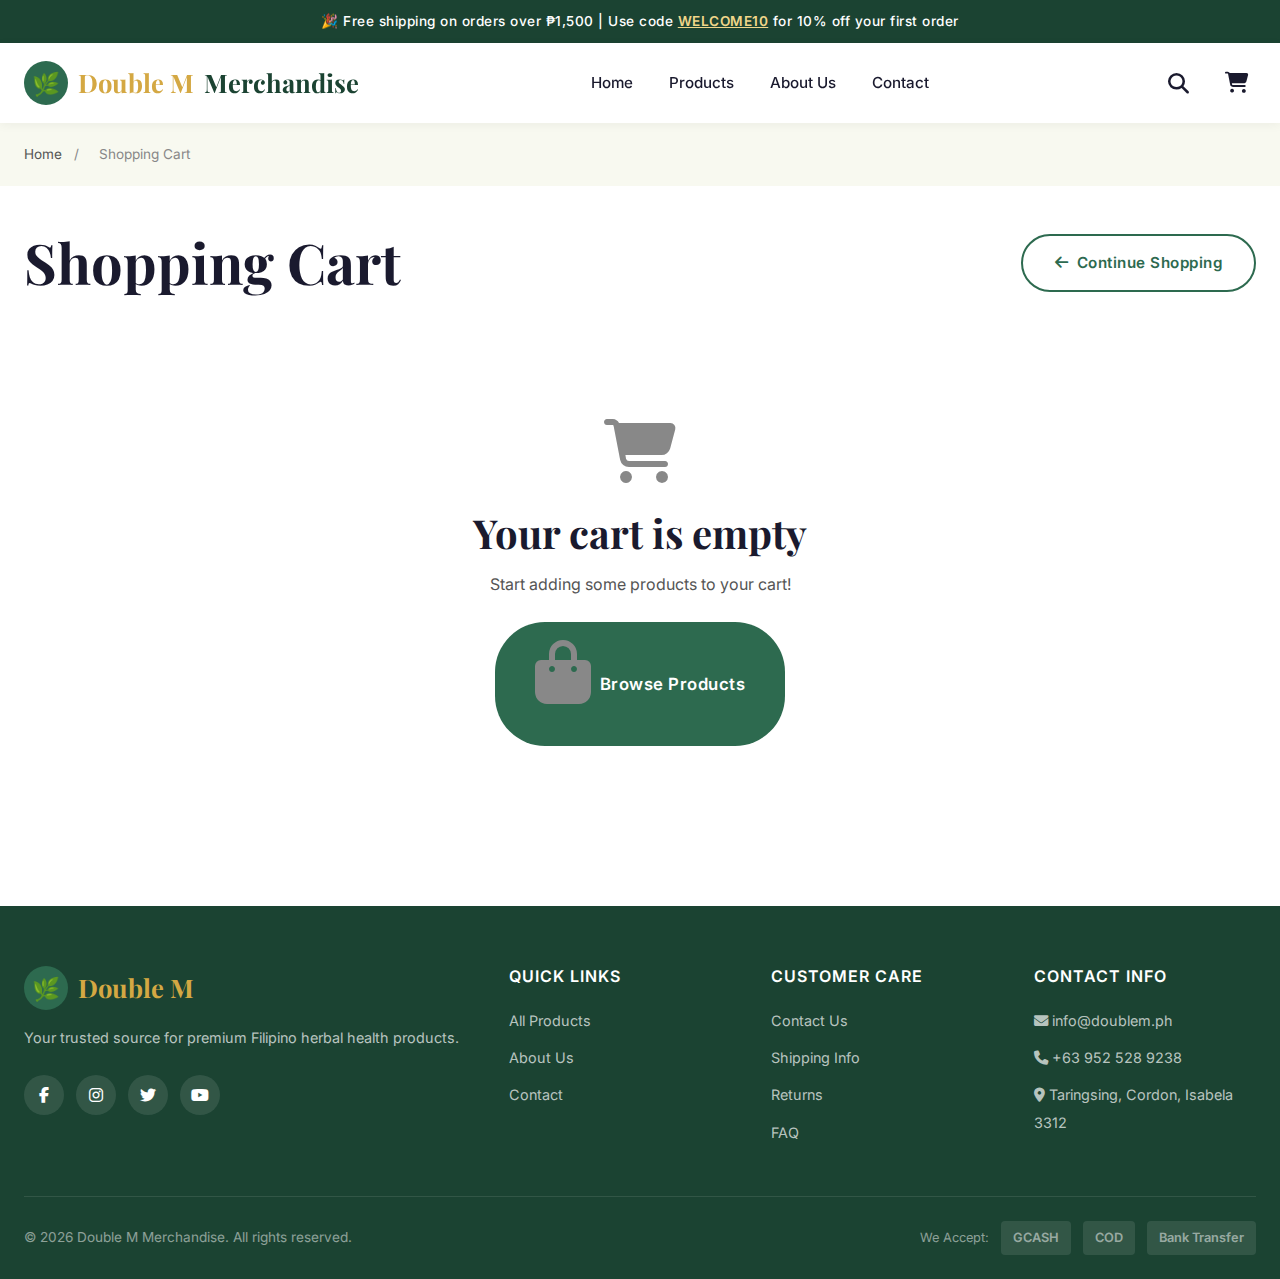
<file: cart.html>
<!DOCTYPE html>
<html lang="en">
<head>
    <meta charset="UTF-8">
    <meta name="viewport" content="width=device-width, initial-scale=1.0"

>
    <meta name="description" content="Your shopping cart - Review your items and proceed to checkout">
    <title>Shopping Cart - Double M Merchandise</title>
    
    <link rel="stylesheet" href="css/styles.css">
    <link rel="stylesheet" href="https://cdnjs.cloudflare.com/ajax/libs/font-awesome/6.4.0/css/all.min.css">
    <link rel="preconnect" href="https://fonts.googleapis.com">
    <link rel="preconnect" href="https://fonts.gstatic.com" crossorigin>
    <link href="https://fonts.googleapis.com/css2?family=Inter:wght@300;400;500;600;700&family=Playfair+Display:wght@600;700;800&display=swap" rel="stylesheet">
</head>
<body>
    <!-- Announcement Bar -->
    <div class="announcement-bar">
        🎉 Free shipping on orders over ₱1,500 | Use code <a href="#" onclick="applyCoupon('WELCOME10'); return false;">WELCOME10</a> for 10% off your first order
    </div>

    <!-- Header -->
    <header class="header">
        <div class="container">
            <a href="index.html" class="logo">
                <div class="logo-icon">🌿</div>
                <span>Double M</span> Merchandise
            </a>

            <nav class="nav-menu">
                <a href="index.html">Home</a>
                <a href="products.html">Products</a>
                <a href="about.html">About Us</a>
                <a href="contact.html">Contact</a>
            </nav>

            <div class="nav-actions">
                <button class="nav-icon-btn" id="searchBtn" aria-label="Search">
                    <i class="fas fa-search"></i>
                </button>
                <a href="cart.html" class="nav-icon-btn active" aria-label="Shopping Cart">
                    <i class="fas fa-shopping-cart"></i>
                    <span class="cart-count" id="cartCount">0</span>
                </a>
                <button class="mobile-toggle" id="mobileToggle" aria-label="Toggle Menu">
                    <i class="fas fa-bars"></i>
                </button>
            </div>
        </div>
    </header>

    <!-- Breadcrumb -->
    <div class="breadcrumb breadcrumb-bg">
        <div class="container">
            <a href="index.html">Home</a>
            <span>/</span>
            <span>Shopping Cart</span>
        </div>
    </div>

    <!-- Cart Page -->
    <section class="cart-page">
        <div class="container">
            <div class="cart-header">
                <h1>Shopping Cart</h1>
                <a href="products.html" class="btn btn-secondary">
                    <i class="fas fa-arrow-left"></i>
                    Continue Shopping
                </a>
            </div>

            <div id="cartContent">
                <!-- This will be populated by JavaScript -->
            </div>
        </div>
    </section>

    <!-- Footer -->
    <footer class="footer">
        <div class="container">
            <div class="footer-grid">
                <div class="footer-brand">
                    <div class="logo">
                        <div class="logo-icon">🌿</div>
                        <span>Double M</span> Merchandise
                    </div>
                    <p>Your trusted source for premium Filipino herbal health products.</p>
                    <div class="footer-social">
                        <a href="https://www.facebook.com/profile.php?id=100064211281084" target="_blank" rel="noopener" title="Facebook" aria-label="Facebook"><i class="fab fa-facebook-f"></i></a>
                        <a href="#" title="Instagram" aria-label="Instagram"><i class="fab fa-instagram"></i></a>
                        <a href="#" title="Twitter" aria-label="Twitter"><i class="fab fa-twitter"></i></a>
                        <a href="#" title="YouTube" aria-label="YouTube"><i class="fab fa-youtube"></i></a>
                    </div>
                </div>

                <div class="footer-column">
                    <h4>Quick Links</h4>
                    <ul>
                        <li><a href="products.html">All Products</a></li>
                        <li><a href="about.html">About Us</a></li>
                        <li><a href="contact.html">Contact</a></li>
                    </ul>
                </div>

                <div class="footer-column">
                    <h4>Customer Care</h4>
                    <ul>
                        <li><a href="contact.html">Contact Us</a></li>
                        <li><a href="#">Shipping Info</a></li>
                        <li><a href="#">Returns</a></li>
                        <li><a href="#">FAQ</a></li>
                    </ul>
                </div>

                <div class="footer-column">
                    <h4>Contact Info</h4>
                    <ul>
                        <li><a href="mailto:info@doublem.ph"><i class="fas fa-envelope"></i> info@doublem.ph</a></li>
                        <li><a href="tel:+639525289238"><i class="fas fa-phone"></i> +63 952 528 9238</a></li>
                        <li><a href="#"><i class="fas fa-map-marker-alt"></i> Taringsing, Cordon, Isabela 3312</a></li>
                    </ul>
                </div>
            </div>

            <div class="footer-bottom">
                <p>&copy; 2026 Double M Merchandise. All rights reserved.</p>
                <div class="footer-payments">
                    <span>We Accept:</span>
                    <span class="payment-icon">GCASH</span>
                    <span class="payment-icon">COD</span>
                    <span class="payment-icon">Bank Transfer</span>
                </div>
            </div>
        </div>
    </footer>

    <!-- Back to Top -->
    <button class="back-to-top" id="backToTop" title="Back to top" aria-label="Back to top">
        <i class="fas fa-arrow-up"></i>
    </button>

    <!-- Toast Container -->
    <div class="toast-container" id="toastContainer"></div>

    <script src="js/main.js"></script>
</body>
</html>
</file>
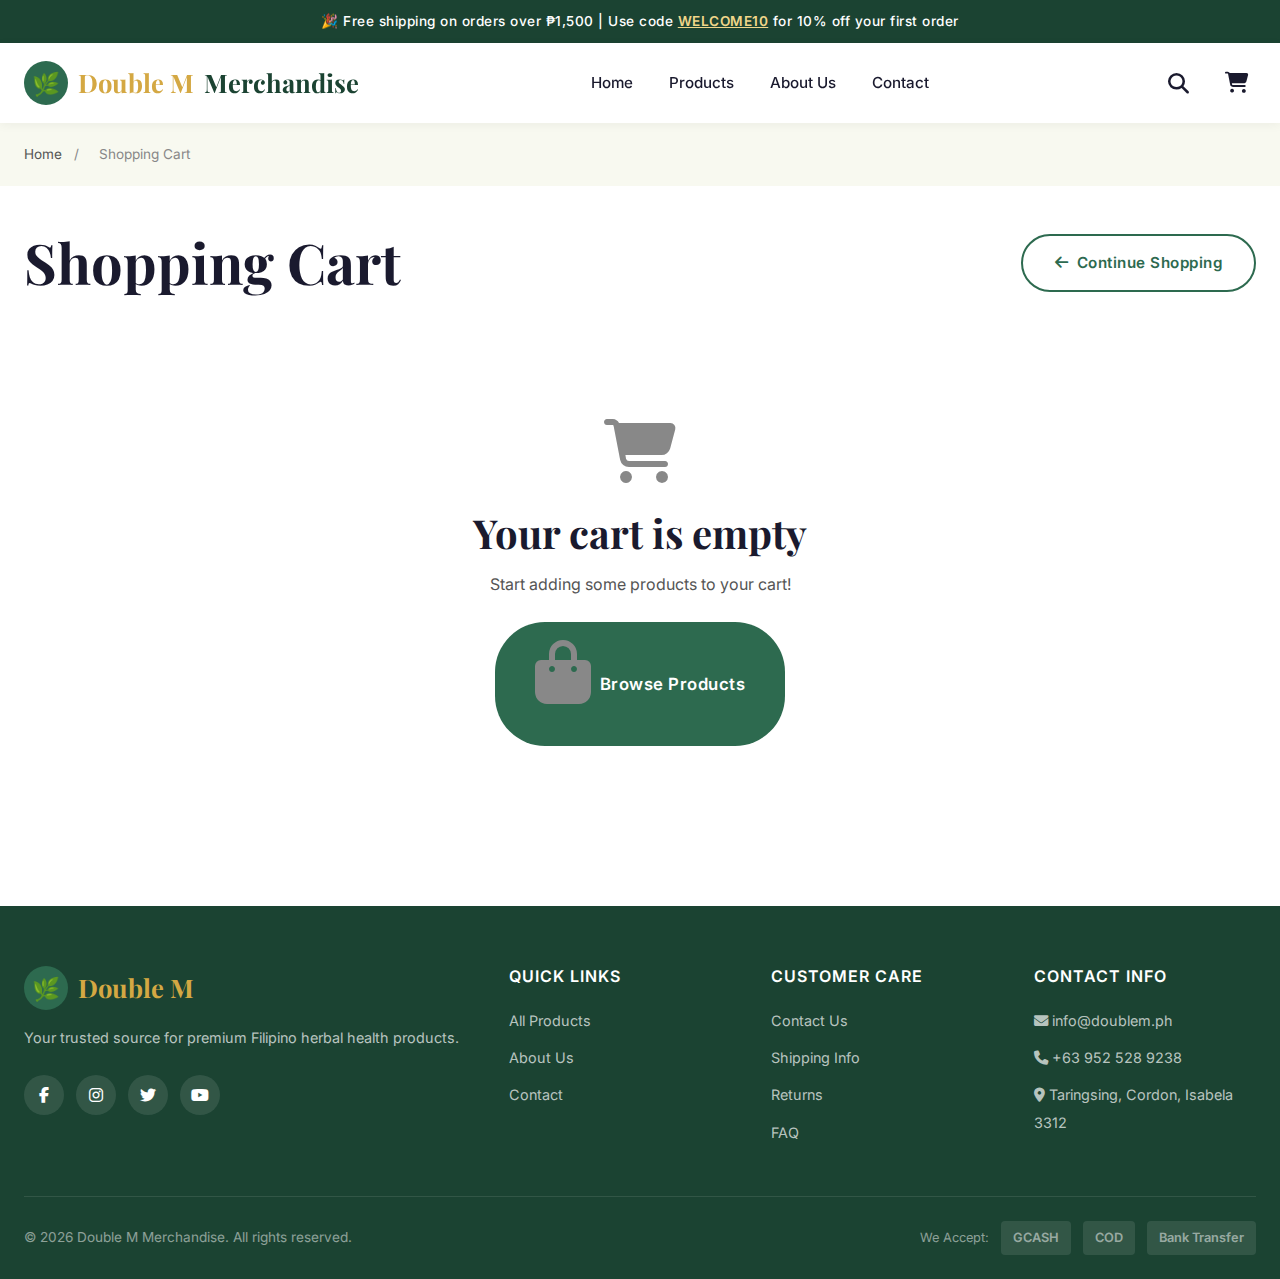
<file: checkout.html>
<!DOCTYPE html>
<html lang="en">
<head>
    <meta charset="UTF-8">
    <meta name="viewport" content="width=device-width, initial-scale=1.0">
    <meta name="description" content="Complete your order - Secure checkout for your herbal health products">
    <title>Checkout - Double M Merchandise</title>
    
    <link rel="stylesheet" href="css/styles.css">
    <link rel="stylesheet" href="https://cdnjs.cloudflare.com/ajax/libs/font-awesome/6.4.0/css/all.min.css">
    <link rel="preconnect" href="https://fonts.googleapis.com">
    <link rel="preconnect" href="https://fonts.gstatic.com" crossorigin>
    <link href="https://fonts.googleapis.com/css2?family=Inter:wght@300;400;500;600;700&family=Playfair+Display:wght@600;700;800&display=swap" rel="stylesheet">
</head>
<body>
    <!-- Header -->
    <header class="header">
        <div class="container">
            <a href="index.html" class="logo">
                <div class="logo-icon">🌿</div>
                <span>Double M</span> Merchandise
            </a>
            <div class="checkout-header-text">
                <i class="fas fa-lock checkout-lock-icon"></i> Secure Checkout
            </div>
        </div>
    </header>

    <!-- Breadcrumb -->
    <div class="breadcrumb">
        <div class="container">
            <a href="index.html">Home</a>
            <span>/</span>
            <a href="cart.html">Cart</a>
            <span>/</span>
            <span>Checkout</span>
        </div>
    </div>

    <!-- Checkout Page -->
    <section class="checkout-page">
        <div class="container">
            <h1 class="checkout-title">Checkout</h1>

            <div class="checkout-layout">
                <!-- Checkout Form -->
                <div>
                    <!-- Contact Information -->
                    <div class="checkout-form-section">
                        <h3><i class="fas fa-user"></i> Contact Information</h3>
                        <div class="form-grid">
                            <div class="form-group">
                                <label for="firstName">First Name <span class="required">*</span></label>
                                <input type="text" id="firstName" name="firstName" required>
                            </div>
                            <div class="form-group">
                                <label for="lastName">Last Name <span class="required">*</span></label>
                                <input type="text" id="lastName" name="lastName" required>
                            </div>
                            <div class="form-group full-width">
                                <label for="email">Email <span class="required">*</span></label>
                                <input type="email" id="email" name="email" required>
                            </div>
                            <div class="form-group full-width">
                                <label>Phone Number <span class="required">*</span></label>
                                <input type="tel" id="phone" placeholder="+63 912 345 6789" required>
                            </div>
                        </div>
                    </div>

                    <!-- Shipping Address -->
                    <div class="checkout-form-section">
                        <h3><i class="fas fa-map-marker-alt"></i> Shipping Address</h3>
                        <div class="form-grid">
                            <div class="form-group full-width">
                                <label>Street Address <span class="required">*</span></label>
                                <input type="text" id="address" placeholder="House No., Street Name" required>
                            </div>
                            <div class="form-group full-width">
                                <label for="barangay">Barangay <span class="required">*</span></label>
                                <input type="text" id="barangay" name="barangay" required>
                            </div>
                            <div class="form-group">
                                <label for="city">City/Municipality <span class="required">*</span></label>
                                <input type="text" id="city" name="city" required>
                            </div>
                            <div class="form-group">
                                <label for="province">Province <span class="required">*</span></label>
                                <input type="text" id="province" name="province" required>
                            </div>
                            <div class="form-group">
                                <label for="zipCode">Zip Code <span class="required">*</span></label>
                                <input type="text" id="zipCode" name="zipCode" required>
                            </div>
                            <div class="form-group">
                                <label for="region">Region <span class="required">*</span></label>
                                <select id="region" name="region" required>
                                    <option value="">Select Region</option>
                                    <option value="NCR">NCR - National Capital Region</option>
                                    <option value="CAR">CAR - Cordillera Administrative Region</option>
                                    <option value="Region I">Region I - Ilocos Region</option>
                                    <option value="Region II">Region II - Cagayan Valley</option>
                                    <option value="Region III">Region III - Central Luzon</option>
                                    <option value="Region IV-A">Region IV-A - CALABARZON</option>
                                    <option value="Region IV-B">Region IV-B - MIMAROPA</option>
                                    <option value="Region V">Region V - Bicol Region</option>
                                    <option value="Region VI">Region VI - Western Visayas</option>
                                    <option value="Region VII">Region VII - Central Visayas</option>
                                    <option value="Region VIII">Region VIII - Eastern Visayas</option>
                                    <option value="Region IX">Region IX - Zamboanga Peninsula</option>
                                    <option value="Region X">Region X - Northern Mindanao</option>
                                    <option value="Region XI">Region XI - Davao Region</option>
                                    <option value="Region XII">Region XII - SOCCSKSARGEN</option>
                                    <option value="Region XIII">Region XIII - Caraga</option>
                                    <option value="BARMM">BARMM - Bangsamoro Autonomous Region</option>
                                </select>
                            </div>
                        </div>
                    </div>

                    <!-- Delivery Options -->
                    <div class="checkout-form-section">
                        <h3><i class="fas fa-truck"></i> Delivery Method</h3>
                        <div class="delivery-options">
                            <div class="delivery-option selected" onclick="selectDelivery(this, 'standard', 0)">
                                <div class="delivery-option-left">
                                    <input type="radio" id="delivery-standard" name="delivery" value="standard" checked aria-label="Standard Delivery">
                                    <label for="delivery-standard">
                                        <strong>Standard Delivery</strong><br>
                                        <span class="delivery-time-text">3-5 business days</span>
                                    </label>
                                </div>
                                <div class="delivery-price">FREE</div>
                            </div>
                            <div class="delivery-option" onclick="selectDelivery(this, 'express', 150)">
                                <div class="delivery-option-left">
                                    <input type="radio" id="delivery-express" name="delivery" value="express" aria-label="Express Delivery">
                                    <label for="delivery-express">
                                        <strong>Express Delivery</strong><br>
                                        <span class="delivery-time-text">1-2 business days</span>
                                    </label>
                                </div>
                                <div class="delivery-price">₱150</div>
                            </div>
                        </div>
                    </div>

                    <!-- Payment Method -->
                    <div class="checkout-form-section">
                        <h3><i class="fas fa-credit-card"></i> Payment Method</h3>
                        <div class="payment-methods">
                            <div class="payment-option selected" onclick="selectPayment(this, 'cod')">
                                <input type="radio" id="payment-cod" name="payment" value="cod" checked aria-label="Cash on Delivery">
                                <label for="payment-cod"><i class="fas fa-money-bill-wave"></i> Cash on Delivery (COD)</label>
                            </div>
                            <div class="payment-option" onclick="selectPayment(this, 'gcash')">
                                <input type="radio" id="payment-gcash" name="payment" value="gcash" aria-label="GCash">
                                <label for="payment-gcash"><i class="fas fa-mobile-alt"></i> GCash</label>
                            </div>
                            <div class="payment-option" onclick="selectPayment(this, 'bank')">
                                <input type="radio" id="payment-bank" name="payment" value="bank" aria-label="Bank Transfer">
                                <label for="payment-bank"><i class="fas fa-university"></i> Bank Transfer</label>
                            </div>
                        </div>
                    </div>
                </div>

                <!-- Order Summary -->
                <div class="checkout-order-summary">
                    <h3>Order Summary</h3>
                    <div id="checkoutItems">
                        <!-- Populated by JavaScript -->
                    </div>
                    
                    <div class="checkout-divider">
                        <div class="summary-row">
                            <span>Subtotal</span>
                            <span id="checkoutSubtotal">₱0</span>
                        </div>
                        <div class="summary-row">
                            <span>Shipping</span>
                            <span id="checkoutShipping">FREE</span>
                        </div>
                        <div class="summary-row discount-row" id="discountRow">
                            <span>Discount</span>
                            <span id="checkoutDiscount">-₱0</span>
                        </div>
                    </div>

                    <div class="summary-row total">
                        <span>Total</span>
                        <span class="price" id="checkoutTotal">₱0</span>
                    </div>

                    <button class="btn btn-primary btn-lg place-order-btn" onclick="placeOrder()">
                        <i class="fas fa-check-circle"></i>
                        Place Order
                    </button>

                    <div class="secure-checkout-note">
                        <p>
                            <i class="fas fa-lock"></i> Secure checkout - Your information is protected
                        </p>
                    </div>
                </div>
            </div>
        </div>
    </section>

    <!-- Footer -->
    <footer class="footer">
        <div class="container">
            <div class="footer-bottom footer-bottom-minimal">
                <p>&copy; 2026 Double M Merchandise. All rights reserved.</p>
                <div class="footer-payments">
                    <span>We Accept:</span>
                    <span class="payment-icon">GCASH</span>
                    <span class="payment-icon">COD</span>
                    <span class="payment-icon">Bank Transfer</span>
                </div>
            </div>
        </div>
    </footer>

    <!-- Toast Container -->
    <div class="toast-container" id="toastContainer"></div>

    <script src="js/main.js"></script>
    <script>
        function selectDelivery(element, type, cost) {
            document.querySelectorAll('.delivery-option').forEach(opt => {
                opt.classList.remove('selected');
                opt.querySelector('input').checked = false;
            });
            element.classList.add('selected');
            element.querySelector('input').checked = true;
            updateCheckoutTotals();
        }

        function selectPayment(element, type) {
            document.querySelectorAll('.payment-option').forEach(opt => {
                opt.classList.remove('selected');
                opt.querySelector('input').checked = false;
            });
            element.classList.add('selected');
            element.querySelector('input').checked = true;
        }
    </script>
</body>
</html>
</file>
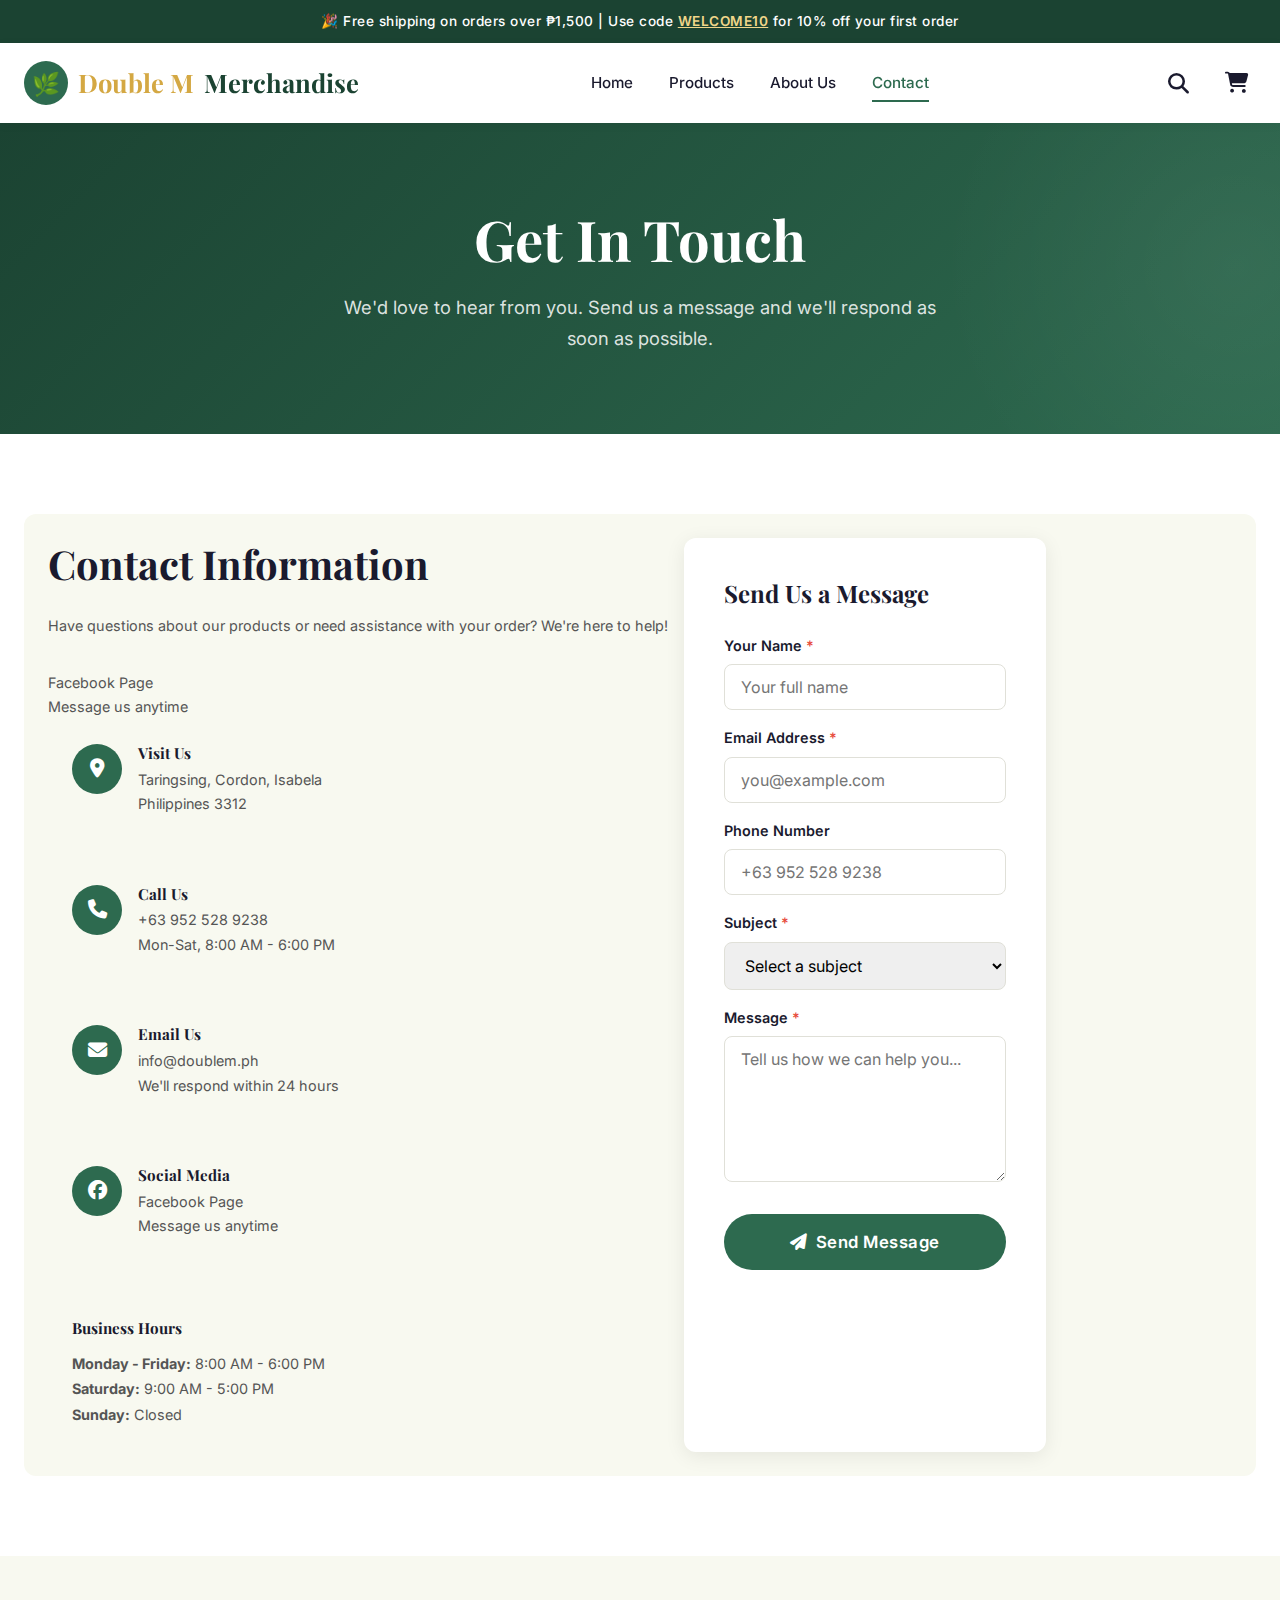
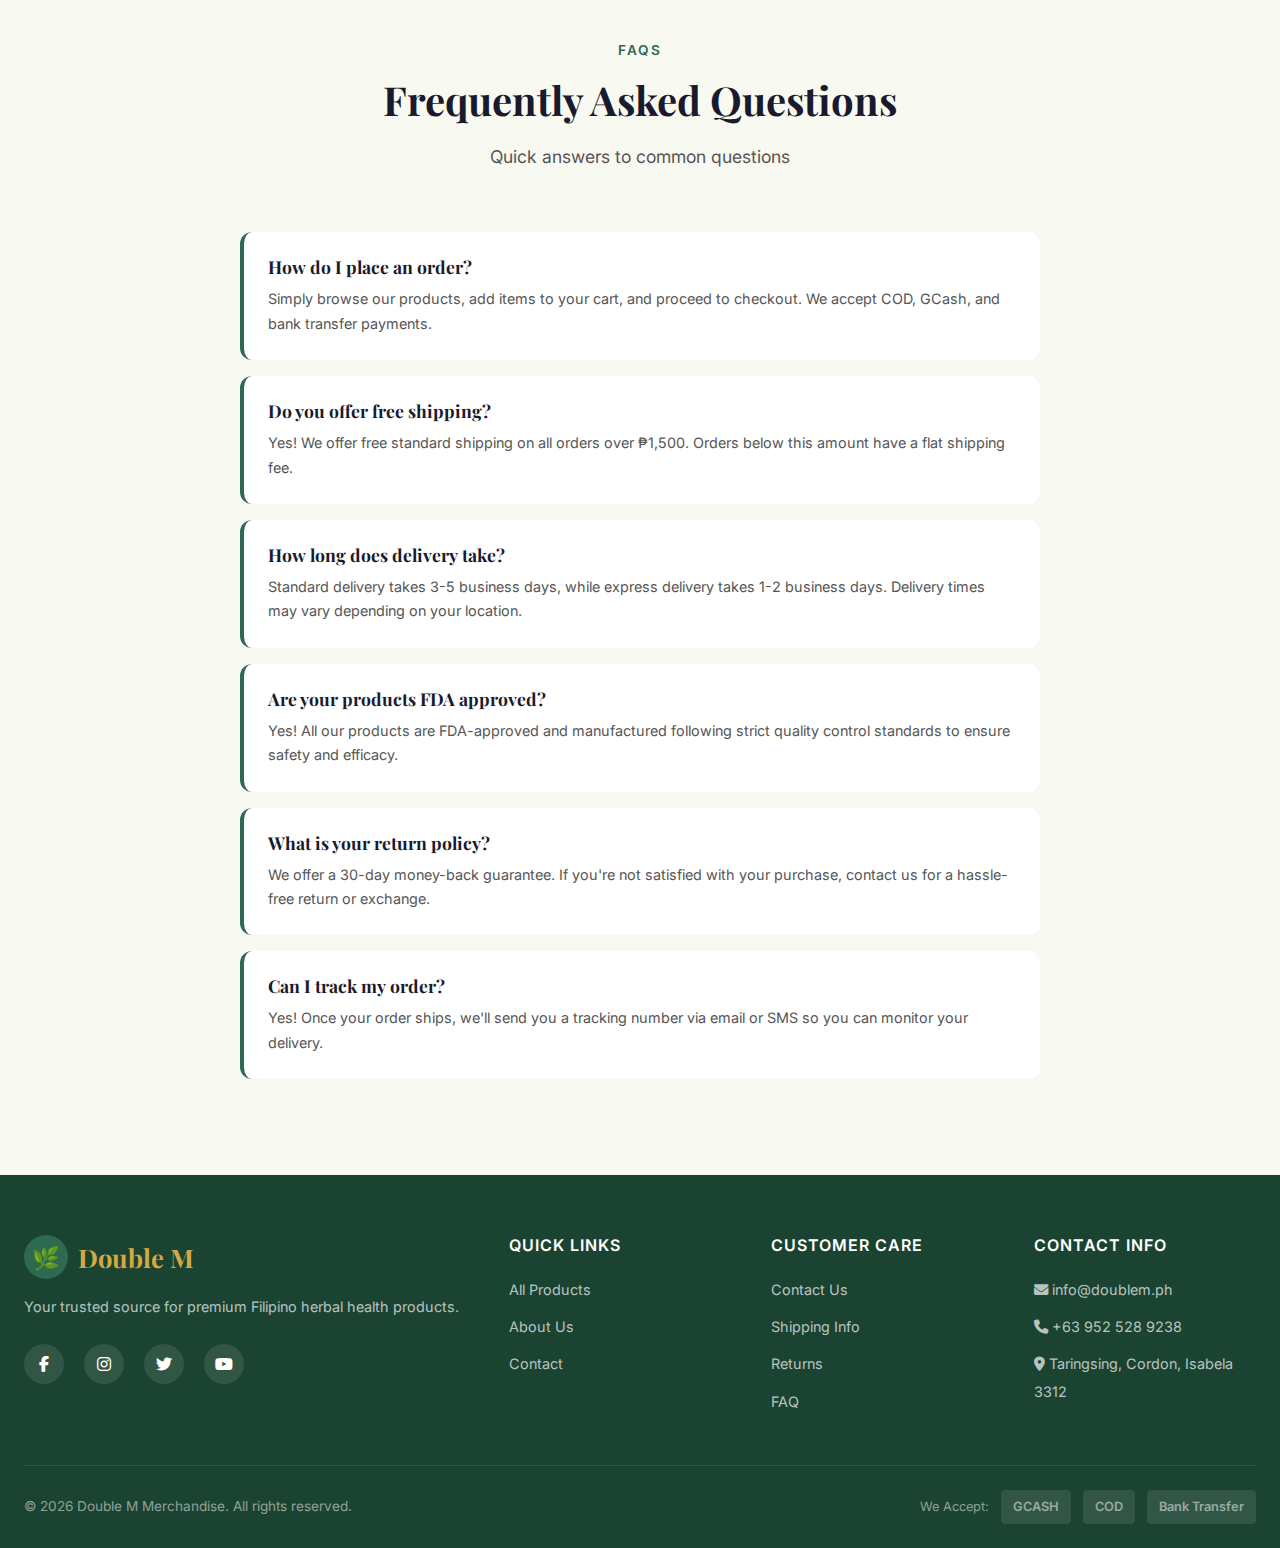
<file: contact.html>
<!DOCTYPE html>
<html lang="en">
<head>
    <meta charset="UTF-8">
    <meta name="viewport" content="width=device-width, initial-scale=1.0">
    <meta name="description" content="Contact Double M Merchandise - We're here to help with your herbal health product inquiries">
    <title>Contact Us - Double M Merchandise</title>
    
    <link rel="stylesheet" href="css/styles.css">
    <link rel="stylesheet" href="https://cdnjs.cloudflare.com/ajax/libs/font-awesome/6.4.0/css/all.min.css">
    <link rel="preconnect" href="https://fonts.googleapis.com">
    <link rel="preconnect" href="https://fonts.gstatic.com" crossorigin>
    <link href="https://fonts.googleapis.com/css2?family=Inter:wght@300;400;500;600;700&family=Playfair+Display:wght@600;700;800&display=swap" rel="stylesheet">
</head>
<body>
    <!-- Announcement Bar -->
    <div class="announcement-bar">
        🎉 Free shipping on orders over ₱1,500 | Use code <a href="#" onclick="applyCoupon('WELCOME10'); return false;">WELCOME10</a> for 10% off your first order
    </div>

    <!-- Header -->
    <header class="header">
        <div class="container">
            <a href="index.html" class="logo">
                <div class="logo-icon">🌿</div>
                <span>Double M</span> Merchandise
            </a>

            <nav class="nav-menu">
                <a href="index.html">Home</a>
                <a href="products.html">Products</a>
                <a href="about.html">About Us</a>
                <a href="contact.html" class="active">Contact</a>
            </nav>

            <div class="nav-actions">
                <button class="nav-icon-btn" id="searchBtn" aria-label="Search">
                    <i class="fas fa-search"></i>
                </button>
                <a href="cart.html" class="nav-icon-btn" aria-label="Shopping Cart">
                    <i class="fas fa-shopping-cart"></i>
                    <span class="cart-count" id="cartCount">0</span>
                </a>
                <button class="mobile-toggle" id="mobileToggle" aria-label="Toggle Menu">
                    <i class="fas fa-bars"></i>
                </button>
            </div>
        </div>
    </header>

    <!-- Page Hero -->
    <section class="page-hero">
        <div class="container">
            <h1>Get In Touch</h1>
            <p>We'd love to hear from you. Send us a message and we'll respond as soon as possible.</p>
        </div>
    </section>

    <!-- Contact Section -->
    <section class="section-padding">
        <div class="container">
                    <div class="contact-card">
                <!-- Contact Information -->
                <div>
                    <h2 class="contact-heading">Contact Information</h2>
                    <p class="contact-sub">
                        Have questions about our products or need assistance with your order? We're here to help!
                            <p><a href="https://www.facebook.com/profile.php?id=100064211281084" target="_blank" rel="noopener noreferrer">Facebook Page</a><br>Message us anytime</p>

                    <div class="contact-info-cards">
                        <div class="contact-card">
                            <div class="contact-card-icon">
                                <i class="fas fa-map-marker-alt"></i>
                            </div>
                            <div>
                                <h4>Visit Us</h4>
                                <p>Taringsing, Cordon, Isabela<br>Philippines 3312</p>
                            </div>
                        </div>

                        <div class="contact-card">
                            <div class="contact-card-icon">
                                <i class="fas fa-phone"></i>
                            </div>
                            <div>
                                <h4>Call Us</h4>
                                <p><a href="tel:+639525289238">+63 952 528 9238</a><br>Mon-Sat, 8:00 AM - 6:00 PM</p>
                            </div>
                        </div>

                        <div class="contact-card">
                            <div class="contact-card-icon">
                                <i class="fas fa-envelope"></i>
                            </div>
                            <div>
                                <h4>Email Us</h4>
                                <p><a href="mailto:info@doublem.ph">info@doublem.ph</a><br>We'll respond within 24 hours</p>
                            </div>
                        </div>

                        <div class="contact-card">
                            <div class="contact-card-icon">
                                <i class="fab fa-facebook"></i>
                            </div>
                            <div>
                                <h4>Social Media</h4>
                                <p><a href="https://www.facebook.com/profile.php?id=100064211281084" target="_blank" rel="noopener noreferrer">Facebook Page</a><br>Message us anytime</p>
                            </div>
                        </div>
                    </div>

                    <div class="card-panel">
                        <h4>Business Hours</h4>
                        <p>
                            <strong>Monday - Friday:</strong> 8:00 AM - 6:00 PM<br>
                            <strong>Saturday:</strong> 9:00 AM - 5:00 PM<br>
                            <strong>Sunday:</strong> Closed
                        </p>
                    </div>
                </div>

                <!-- Contact Form -->
                <div class="contact-form">
                    <h3 class="contact-heading">Send Us a Message</h3>
                    <form id="contactForm" onsubmit="handleContactForm(event)">
                        <div class="form-group">
                            <label for="contactName">Your Name <span class="required-mark">*</span></label>
                            <input type="text" id="contactName" name="contactName" placeholder="Your full name" required>
                        </div>

                        <div class="form-group">
                            <label for="contactEmail">Email Address <span class="required-mark">*</span></label>
                            <input type="email" id="contactEmail" name="contactEmail" placeholder="you@example.com" required>
                        </div>

                        <div class="form-group">
                            <label>Phone Number</label>
                            <input type="tel" id="contactPhone" placeholder="+63 952 528 9238">
                        </div>

                        <div class="form-group">
                            <label for="contactSubject">Subject <span class="required-mark">*</span></label>
                            <select id="contactSubject" name="contactSubject" required>
                                <option value="">Select a subject</option>
                                <option value="product">Product Inquiry</option>
                                <option value="order">Order Status</option>
                                <option value="shipping">Shipping & Delivery</option>
                                <option value="returns">Returns & Refunds</option>
                                <option value="general">General Question</option>
                                <option value="feedback">Feedback</option>
                                <option value="other">Other</option>
                            </select>
                        </div>

                        <div class="form-group">
                            <label for="contactMessage">Message <span class="required-mark">*</span></label>
                            <textarea id="contactMessage" name="contactMessage" rows="6" required placeholder="Tell us how we can help you..."></textarea>
                        </div>

                        <button type="submit" class="btn btn-primary btn-lg btn-fullwidth">
                            <i class="fas fa-paper-plane"></i>
                            Send Message
                        </button>
                    </form>
                </div>
            </div>
        </div>
    </section>

    <!-- FAQ Section -->
    <section class="section-padding faq-section">
        <div class="container">
            <div class="section-header">
                <span class="section-tag">FAQs</span>
                <h2>Frequently Asked Questions</h2>
                <p>Quick answers to common questions</p>
            </div>

            <div class="faq-container">
                <div class="faq-item">
                    <h4 class="faq-title">How do I place an order?</h4>
                    <p class="faq-text">Simply browse our products, add items to your cart, and proceed to checkout. We accept COD, GCash, and bank transfer payments.</p>
                </div>

                <div class="faq-item">
                    <h4 class="faq-title">Do you offer free shipping?</h4>
                    <p class="faq-text">Yes! We offer free standard shipping on all orders over ₱1,500. Orders below this amount have a flat shipping fee.</p>
                </div>

                <div class="faq-item">
                    <h4 class="faq-title">How long does delivery take?</h4>
                    <p class="faq-text">Standard delivery takes 3-5 business days, while express delivery takes 1-2 business days. Delivery times may vary depending on your location.</p>
                </div>

                <div class="faq-item">
                    <h4 class="faq-title">Are your products FDA approved?</h4>
                    <p class="faq-text">Yes! All our products are FDA-approved and manufactured following strict quality control standards to ensure safety and efficacy.</p>
                </div>

                <div class="faq-item">
                    <h4 class="faq-title">What is your return policy?</h4>
                    <p class="faq-text">We offer a 30-day money-back guarantee. If you're not satisfied with your purchase, contact us for a hassle-free return or exchange.</p>
                </div>

                <div class="faq-item">
                    <h4 class="faq-title">Can I track my order?</h4>
                    <p class="faq-text">Yes! Once your order ships, we'll send you a tracking number via email or SMS so you can monitor your delivery.</p>
                </div>
            </div>
        </div>
    </section>

    <!-- Footer -->
    <footer class="footer">
        <div class="container">
            <div class="footer-grid">
                <div class="footer-brand">
                    <div class="logo">
                        <div class="logo-icon">🌿</div>
                        <span>Double M</span> Merchandise
                    </div>
                    <p>Your trusted source for premium Filipino herbal health products.</p>
                    <div class="footer-social">
                        <a class="social-link" href="https://www.facebook.com/profile.php?id=100064211281084" target="_blank" rel="noopener noreferrer" title="Facebook"><i class="fab fa-facebook-f"></i></a>
                        <a class="social-link" href="#" title="Instagram"><i class="fab fa-instagram"></i></a>
                        <a class="social-link" href="#" title="Twitter"><i class="fab fa-twitter"></i></a>
                        <a class="social-link" href="#" title="YouTube"><i class="fab fa-youtube"></i></a>
                    </div>
                </div>

                <div class="footer-column">
                    <h4>Quick Links</h4>
                    <ul>
                        <li><a href="products.html">All Products</a></li>
                        <li><a href="about.html">About Us</a></li>
                        <li><a href="contact.html">Contact</a></li>
                    </ul>
                </div>

                <div class="footer-column">
                    <h4>Customer Care</h4>
                    <ul>
                        <li><a href="contact.html">Contact Us</a></li>
                        <li><a href="#">Shipping Info</a></li>
                        <li><a href="#">Returns</a></li>
                        <li><a href="#">FAQ</a></li>
                    </ul>
                </div>

                <div class="footer-column">
                    <h4>Contact Info</h4>
                    <ul>
                        <li><a href="mailto:info@doublem.ph"><i class="fas fa-envelope"></i> info@doublem.ph</a></li>
                        <li><a href="tel:+639525289238"><i class="fas fa-phone"></i> +63 952 528 9238</a></li>
                        <li><a href="#"><i class="fas fa-map-marker-alt"></i> Taringsing, Cordon, Isabela 3312</a></li>
                    </ul>
                </div>
            </div>

            <div class="footer-bottom">
                <p>&copy; 2026 Double M Merchandise. All rights reserved.</p>
                <div class="footer-payments">
                    <span>We Accept:</span>
                    <span class="payment-icon">GCASH</span>
                    <span class="payment-icon">COD</span>
                    <span class="payment-icon">Bank Transfer</span>
                </div>
            </div>
        </div>
    </footer>

    <!-- Back to Top -->
    <button class="back-to-top" id="backToTop" title="Back to top" aria-label="Back to top">
        <i class="fas fa-arrow-up"></i>
    </button>

    <!-- Toast Container -->
    <div class="toast-container" id="toastContainer"></div>

    <script src="js/main.js"></script>
</body>
</html>
</file>
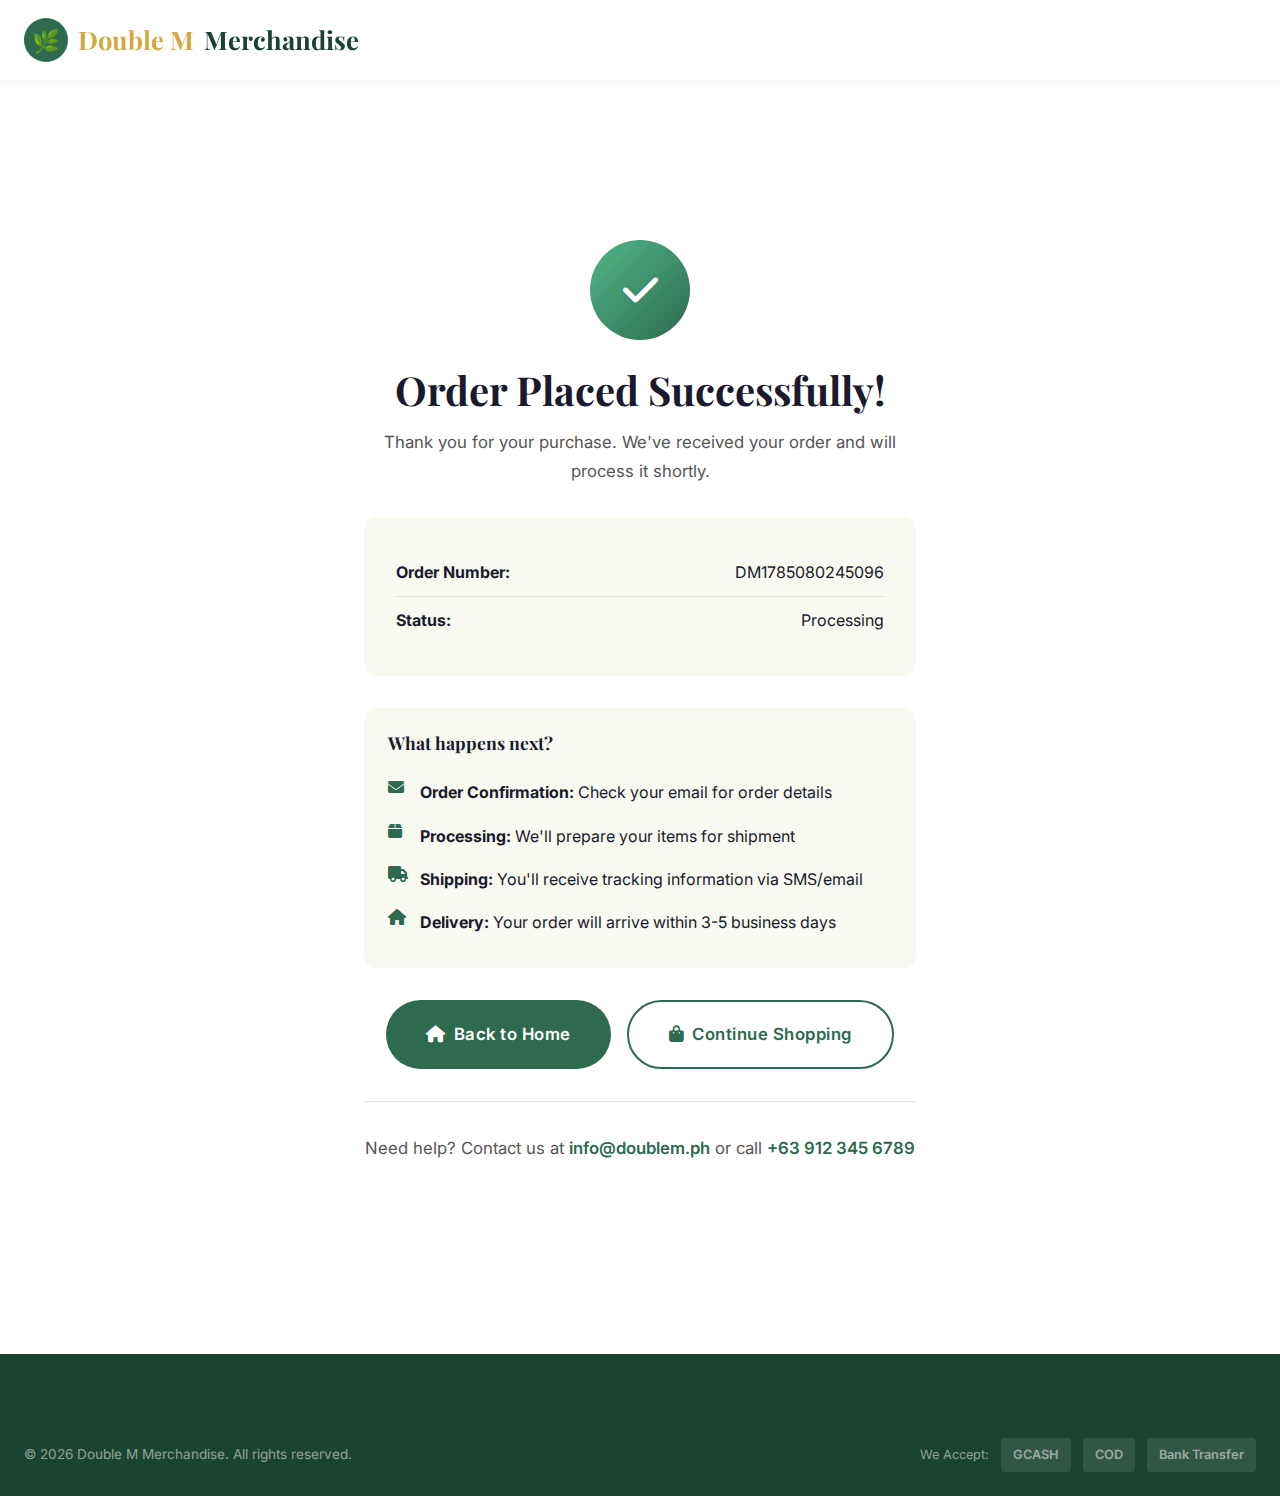
<file: order-success.html>
<!DOCTYPE html>
<html lang="en">
<head>
    <meta charset="UTF-8">
    <meta name="viewport" content="width=device-width, initial-scale=1.0">
    <meta name="description" content="Order confirmation - Thank you for your purchase!">
    <title>Order Confirmed - Double M Merchandise</title>
    
    <link rel="stylesheet" href="css/styles.css">
    <link rel="stylesheet" href="https://cdnjs.cloudflare.com/ajax/libs/font-awesome/6.4.0/css/all.min.css">
    <link rel="preconnect" href="https://fonts.googleapis.com">
    <link rel="preconnect" href="https://fonts.gstatic.com" crossorigin>
    <link href="https://fonts.googleapis.com/css2?family=Inter:wght@300;400;500;600;700&family=Playfair+Display:wght@600;700;800&display=swap" rel="stylesheet">
</head>
<body>
    <!-- Header -->
    <header class="header">
        <div class="container">
            <a href="index.html" class="logo">
                <div class="logo-icon">🌿</div>
                <span>Double M</span> Merchandise
            </a>
        </div>
    </header>

    <!-- Order Success -->
    <section class="section-padding">
        <div class="container">
            <div class="order-success">
                <div class="success-icon">
                    <i class="fas fa-check"></i>
                </div>
                <h2>Order Placed Successfully!</h2>
                <p>Thank you for your purchase. We've received your order and will process it shortly.</p>
                
                <div class="order-details-box" id="orderDetails">
                    <!-- Populated by JavaScript -->
                </div>

                <div class="order-next-steps">
                    <h3 class="order-next-title">What happens next?</h3>
                    <ul class="timeline-list">
                        <li class="timeline-item">
                            <i class="fas fa-envelope timeline-icon"></i>
                            <strong>Order Confirmation:</strong> Check your email for order details
                        </li>
                        <li class="timeline-item">
                            <i class="fas fa-box timeline-icon"></i>
                            <strong>Processing:</strong> We'll prepare your items for shipment
                        </li>
                        <li class="timeline-item">
                            <i class="fas fa-truck timeline-icon"></i>
                            <strong>Shipping:</strong> You'll receive tracking information via SMS/email
                        </li>
                        <li class="timeline-item">
                            <i class="fas fa-home timeline-icon"></i>
                            <strong>Delivery:</strong> Your order will arrive within 3-5 business days
                        </li>
                    </ul>
                </div>

                <div class="action-row">
                    <a href="index.html" class="btn btn-primary btn-lg">
                        <i class="fas fa-home"></i>
                        Back to Home
                    </a>
                    <a href="products.html" class="btn btn-secondary btn-lg">
                        <i class="fas fa-shopping-bag"></i>
                        Continue Shopping
                    </a>
                </div>

                <div class="order-followup">
                    <p>
                        Need help? Contact us at <a class="contact-link" href="mailto:info@doublem.ph">info@doublem.ph</a>
                        or call <a class="contact-link" href="tel:+639123456789">+63 912 345 6789</a>
                    </p>
                </div>
            </div>
        </div>
    </section>

    <!-- Footer -->
    <footer class="footer">
        <div class="container">
            <div class="footer-bottom footer-bottom-minimal">
                <p>&copy; 2026 Double M Merchandise. All rights reserved.</p>
                <div class="footer-payments">
                    <span>We Accept:</span>
                    <span class="payment-icon">GCASH</span>
                    <span class="payment-icon">COD</span>
                    <span class="payment-icon">Bank Transfer</span>
                </div>
            </div>
        </div>
    </footer>

    <script src="js/main.js"></script>
    <script>
        // Display order details
        document.addEventListener('DOMContentLoaded', () => {
            const lastOrder = JSON.parse(localStorage.getItem('lastOrder'));
            const orderDetailsEl = document.getElementById('orderDetails');

            if (lastOrder && orderDetailsEl) {
                orderDetailsEl.innerHTML = `
                    <div class="detail-row">
                        <span><strong>Order Number:</strong></span>
                        <span>${lastOrder.orderNumber}</span>
                    </div>
                    <div class="detail-row">
                        <span><strong>Order Date:</strong></span>
                        <span>${new Date(lastOrder.orderDate).toLocaleDateString('en-PH', { 
                            year: 'numeric', 
                            month: 'long', 
                            day: 'numeric' 
                        })}</span>
                    </div>
                    <div class="detail-row">
                        <span><strong>Payment Method:</strong></span>
                        <span>${lastOrder.payment.toUpperCase()}</span>
                    </div>
                    <div class="detail-row">
                        <span><strong>Delivery Method:</strong></span>
                        <span>${lastOrder.delivery === 'express' ? 'Express (1-2 days)' : 'Standard (3-5 days)'}</span>
                    </div>
                    <div class="detail-row">
                        <span><strong>Total Amount:</strong></span>
                        <span class="order-total-amount">₱${lastOrder.total.toLocaleString()}</span>
                    </div>
                `;
            } else {
                orderDetailsEl.innerHTML = `
                    <div class="detail-row">
                        <span><strong>Order Number:</strong></span>
                        <span>DM${Date.now()}</span>
                    </div>
                    <div class="detail-row">
                        <span><strong>Status:</strong></span>
                        <span>Processing</span>
                    </div>
                `;
            }
        });
    </script>
</body>
</html>
</file>
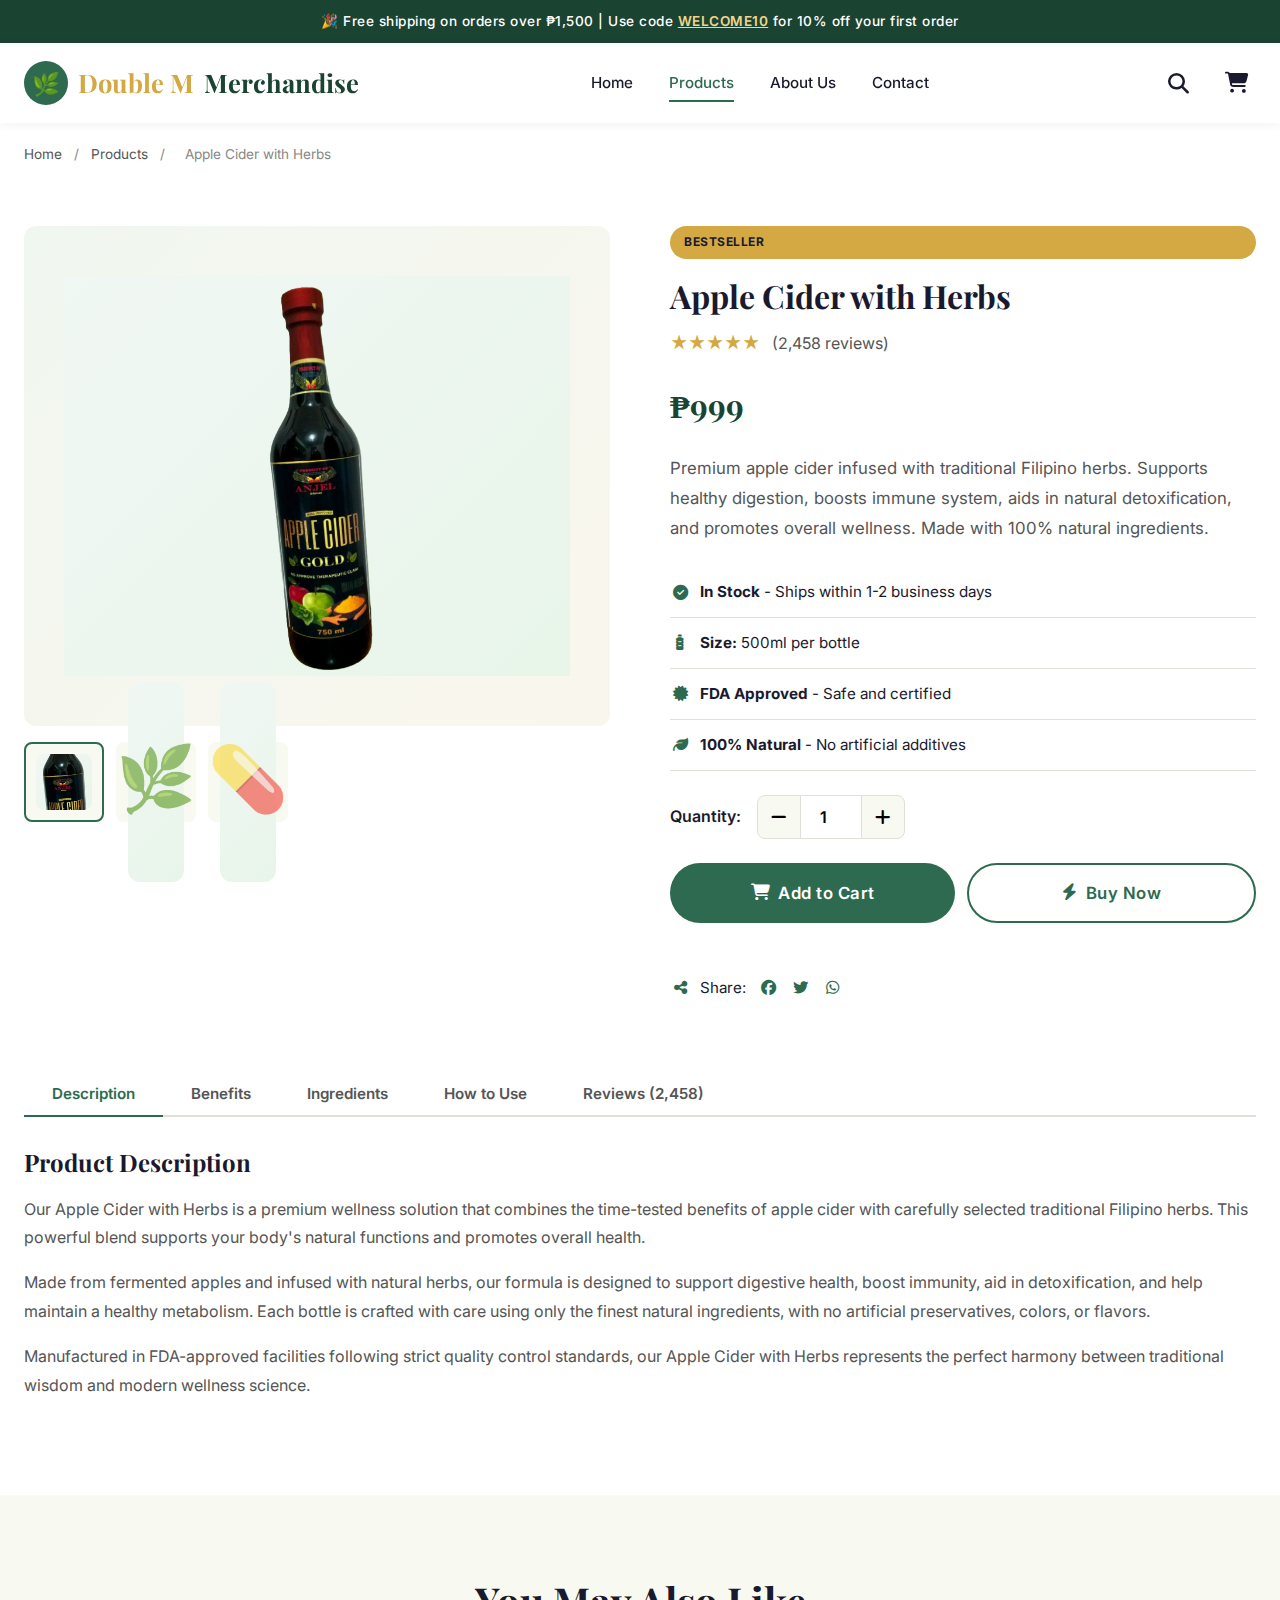
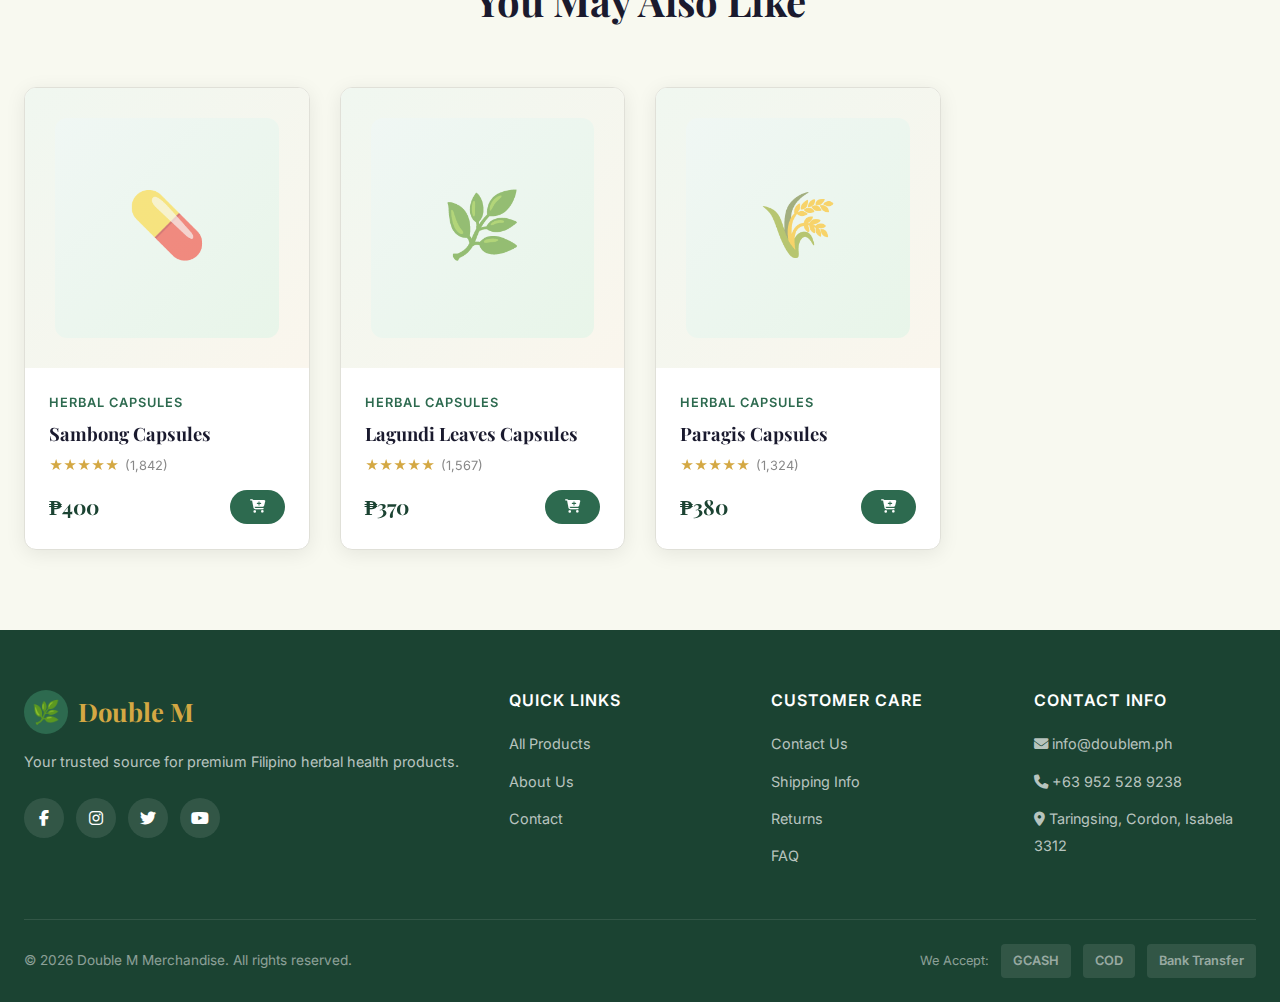
<file: product-apple-cider.html>
<!DOCTYPE html>
<html lang="en">
<head>
    <meta charset="UTF-8">
    <meta name="viewport" content="width=device-width, initial-scale=1.0">
    <meta name="description" content="Apple Cider with Herbs - Premium apple cider infused with traditional Filipino herbs for digestive health, immune support, and natural wellness">
    <title>Apple Cider with Herbs - Double M Merchandise</title>
    
    <link rel="stylesheet" href="css/styles.css">
    <link rel="stylesheet" href="https://cdnjs.cloudflare.com/ajax/libs/font-awesome/6.4.0/css/all.min.css">
    <link rel="preconnect" href="https://fonts.googleapis.com">
    <link rel="preconnect" href="https://fonts.gstatic.com" crossorigin>
    <link href="https://fonts.googleapis.com/css2?family=Inter:wght@300;400;500;600;700&family=Playfair+Display:wght@600;700;800&display=swap" rel="stylesheet">
</head>
<body>
    <!-- Announcement Bar -->
    <div class="announcement-bar">
        🎉 Free shipping on orders over ₱1,500 | Use code <a href="#" onclick="applyCoupon('WELCOME10'); return false;">WELCOME10</a> for 10% off your first order
    </div>

    <!-- Header -->
    <header class="header">
        <div class="container">
            <a href="index.html" class="logo">
                <div class="logo-icon">🌿</div>
                <span>Double M</span> Merchandise
            </a>

            <nav class="nav-menu">
                <a href="index.html">Home</a>
                <a href="products.html" class="active">Products</a>
                <a href="about.html">About Us</a>
                <a href="contact.html">Contact</a>
            </nav>

            <div class="nav-actions">
                <button class="nav-icon-btn" id="searchBtn" aria-label="Search">
                    <i class="fas fa-search"></i>
                </button>
                <a href="cart.html" class="nav-icon-btn" aria-label="Shopping Cart">
                    <i class="fas fa-shopping-cart"></i>
                    <span class="cart-count" id="cartCount">0</span>
                </a>
                <button class="mobile-toggle" id="mobileToggle" aria-label="Toggle Menu">
                    <i class="fas fa-bars"></i>
                </button>
            </div>
        </div>
    </header>

    <!-- Breadcrumb -->
    <div class="breadcrumb">
        <div class="container">
            <a href="index.html">Home</a>
            <span>/</span>
            <a href="products.html">Products</a>
            <span>/</span>
            <span>Apple Cider with Herbs</span>
        </div>
    </div>

    <!-- Product Detail -->
    <section class="product-detail">
        <div class="container">
            <div class="product-detail-grid">
                <!-- Product Gallery -->
                <div class="product-gallery">
                    <div class="product-main-image">
                        <img src="images/apple-cider.png" alt="ANJUBI Apple Cider Gold - 750ml Premium Filipino Herbal Health Product" class="product-img">
                    </div>
                    <div class="product-thumbnails">
                        <div class="product-thumb active">
                            <img src="images/apple-cider.png" alt="Apple Cider" class="thumb-img">
                        </div>
                        <div class="product-thumb">
                            <div class="product-placeholder">
                                <div class="placeholder-icon">🌿</div>
                            </div>
                        </div>
                        <div class="product-thumb">
                            <div class="product-placeholder">
                                <div class="placeholder-icon">💊</div>
                            </div>
                        </div>
                    </div>
                </div>

                <!-- Product Info -->
                <div class="product-detail-info">
                    <div class="product-badge bestseller product-detail-badge">Bestseller</div>
                    <h1>Apple Cider with Herbs</h1>
                    
                    <div class="product-detail-rating">
                        <div class="stars product-rating-display">★★★★★</div>
                        <span class="color-medium">(2,458 reviews)</span>
                    </div>

                    <div class="product-detail-price">₱999</div>

                    <p class="product-short-desc">
                        Premium apple cider infused with traditional Filipino herbs. Supports healthy digestion, boosts immune system, aids in natural detoxification, and promotes overall wellness. Made with 100% natural ingredients.
                    </p>

                    <div class="product-meta-item">
                        <i class="fas fa-check-circle"></i>
                        <span><strong>In Stock</strong> - Ships within 1-2 business days</span>
                    </div>

                    <div class="product-meta-item">
                        <i class="fas fa-bottle-water"></i>
                        <span><strong>Size:</strong> 500ml per bottle</span>
                    </div>

                    <div class="product-meta-item">
                        <i class="fas fa-certificate"></i>
                        <span><strong>FDA Approved</strong> - Safe and certified</span>
                    </div>

                    <div class="product-meta-item">
                        <i class="fas fa-leaf"></i>
                        <span><strong>100% Natural</strong> - No artificial additives</span>
                    </div>

                    <div class="quantity-selector">
                        <label>Quantity:</label>
                        <button class="qty-btn" onclick="decreaseQty()" title="Decrease quantity" aria-label="Decrease quantity">
                            <i class="fas fa-minus"></i>
                        </button>
                        <input type="number" id="quantity" class="qty-input" value="1" min="1" max="99" readonly aria-label="Quantity">
                        <button class="qty-btn" onclick="increaseQty()" title="Increase quantity" aria-label="Increase quantity">
                            <i class="fas fa-plus"></i>
                        </button>
                    </div>

                    <div class="detail-actions">
                        <button class="btn btn-primary btn-lg" onclick="addToCartFromDetail()">
                            <i class="fas fa-shopping-cart"></i>
                            Add to Cart
                        </button>
                        <button class="btn btn-secondary btn-lg" onclick="buyNow()">
                            <i class="fas fa-bolt"></i>
                            Buy Now
                        </button>
                    </div>

                    <div class="product-meta-item product-meta-share">
                        <i class="fas fa-share-alt"></i>
                        <span>Share: 
                            <a href="#" class="social-share-link" title="Share on Facebook" aria-label="Share on Facebook"><i class="fab fa-facebook"></i></a>
                            <a href="#" class="social-share-link" title="Share on Twitter" aria-label="Share on Twitter"><i class="fab fa-twitter"></i></a>
                            <a href="#" class="social-share-link" title="Share on WhatsApp" aria-label="Share on WhatsApp"><i class="fab fa-whatsapp"></i></a>
                        </span>
                    </div>
                </div>
            </div>

            <!-- Product Tabs -->
            <div class="product-tabs">
                <div class="tab-headers">
                    <button class="tab-header active" onclick="switchTab(event, 'description')">Description</button>
                    <button class="tab-header" onclick="switchTab(event, 'benefits')">Benefits</button>
                    <button class="tab-header" onclick="switchTab(event, 'ingredients')">Ingredients</button>
                    <button class="tab-header" onclick="switchTab(event, 'usage')">How to Use</button>
                    <button class="tab-header" onclick="switchTab(event, 'reviews')">Reviews (2,458)</button>
                </div>

                <div id="description" class="tab-content active">
                    <h3>Product Description</h3>
                    <p>
                        Our Apple Cider with Herbs is a premium wellness solution that combines the time-tested benefits of apple cider with carefully selected traditional Filipino herbs. This powerful blend supports your body's natural functions and promotes overall health.
                    </p>
                    <p>
                        Made from fermented apples and infused with natural herbs, our formula is designed to support digestive health, boost immunity, aid in detoxification, and help maintain a healthy metabolism. Each bottle is crafted with care using only the finest natural ingredients, with no artificial preservatives, colors, or flavors.
                    </p>
                    <p>
                        Manufactured in FDA-approved facilities following strict quality control standards, our Apple Cider with Herbs represents the perfect harmony between traditional wisdom and modern wellness science.
                    </p>
                </div>

                <div id="benefits" class="tab-content">
                    <h3>Health Benefits</h3>
                    <ul>
                        <li>Supports healthy digestion and gut health</li>
                        <li>Boosts immune system function</li>
                        <li>Aids in natural detoxification processes</li>
                        <li>Helps maintain healthy blood sugar levels</li>
                        <li>Supports weight management efforts</li>
                        <li>Promotes cardiovascular health</li>
                        <li>Rich in antioxidants and nutrients</li>
                        <li>Supports healthy skin from within</li>
                        <li>Helps balance body pH levels</li>
                        <li>Increases energy and vitality</li>
                    </ul>
                </div>

                <div id="ingredients" class="tab-content">
                    <h3>Natural Ingredients</h3>
                    <ul>
                        <li><strong>Apple Cider</strong> - Fermented from premium apples, rich in acetic acid and beneficial enzymes</li>
                        <li><strong>Traditional Filipino Herbs</strong> - Carefully selected blend of natural herbs for enhanced wellness</li>
                        <li><strong>Natural Honey</strong> - For taste and additional health benefits</li>
                        <li><strong>Purified Water</strong> - Ensuring purity and quality</li>
                    </ul>
                    <p class="mt-16"><strong>No artificial preservatives, colors, or flavors</strong></p>
                </div>

                <div id="usage" class="tab-content">
                    <h3>How to Use</h3>
                    <p><strong>Recommended Dosage:</strong></p>
                    <ul>
                        <li>Adults: Mix 1-2 tablespoons in a glass of water</li>
                        <li>Take 1-2 times daily, preferably before meals</li>
                        <li>Can be mixed with honey or fruit juice for better taste</li>
                        <li>For best results, use consistently as part of your daily routine</li>
                    </ul>
                    <p class="mt-16"><strong>Important Notes:</strong></p>
                    <ul>
                        <li>Shake well before use</li>
                        <li>Keep refrigerated after opening</li>
                        <li>Consult your healthcare provider if pregnant, nursing, or taking medications</li>
                        <li>Not intended to diagnose, treat, cure, or prevent any disease</li>
                    </ul>
                </div>

                <div id="reviews" class="tab-content">
                    <h3 class="mb-24">Customer Reviews</h3>
                    
                    <div class="testimonial-card testimonial-spacing">
                        <div class="testimonial-stars">★★★★★</div>
                        <p class="testimonial-text">"This Apple Cider has been amazing for my digestion! I've been using it for 3 months now and feel so much better. Highly recommend!"</p>
                        <div class="testimonial-author">
                            <div class="testimonial-avatar">M</div>
                            <div>
                                <div class="testimonial-name">Maria Santos</div>
                                <div class="testimonial-location">Manila - Verified Purchase</div>
                            </div>
                        </div>
                    </div>

                    <div class="testimonial-card testimonial-spacing">
                        <div class="testimonial-stars">★★★★★</div>
                        <p class="testimonial-text">"Great quality product! The taste is much better than other brands I've tried. Delivery was fast too."</p>
                        <div class="testimonial-author">
                            <div class="testimonial-avatar">J</div>
                            <div>
                                <div class="testimonial-name">Jose Mercado</div>
                                <div class="testimonial-location">Cebu - Verified Purchase</div>
                            </div>
                        </div>
                    </div>

                    <div class="testimonial-card">
                        <div class="testimonial-stars">★★★★★</div>
                        <p class="testimonial-text">"I've lost weight and feel more energized since I started taking this. Love that it's made locally!"</p>
                        <div class="testimonial-author">
                            <div class="testimonial-avatar">L</div>
                            <div>
                                <div class="testimonial-name">Luisa Garcia</div>
                                <div class="testimonial-location">Davao - Verified Purchase</div>
                            </div>
                        </div>
                    </div>
                </div>
            </div>
        </div>
    </section>

    <!-- Related Products -->
    <section class="section-padding bg-light">
        <div class="container">
            <div class="section-header">
                <h2>You May Also Like</h2>
            </div>

            <div class="products-grid">
                <div class="product-card">
                    <div class="product-image">
                        <div class="product-placeholder">
                            <div class="placeholder-icon">💊</div>
                        </div>
                    </div>
                    <div class="product-info">
                        <div class="product-category">Herbal Capsules</div>
                        <h3 class="product-name">
                            <a href="product-sambong.html">Sambong Capsules</a>
                        </h3>
                        <div class="product-rating">
                            <div class="stars">★★★★★</div>
                            <span class="rating-count">(1,842)</span>
                        </div>
                        <div class="product-footer">
                            <div class="product-price">₱400</div>
                            <button class="add-to-cart-btn" onclick="addToCart('sambong', 'Sambong Capsules', 400, 1)" title="Add to cart" aria-label="Add Sambong Capsules to cart">
                                <i class="fas fa-cart-plus"></i>
                            </button>
                        </div>
                    </div>
                </div>

                <div class="product-card">
                    <div class="product-image">
                        <div class="product-placeholder">
                            <div class="placeholder-icon">🌿</div>
                        </div>
                    </div>
                    <div class="product-info">
                        <div class="product-category">Herbal Capsules</div>
                        <h3 class="product-name">
                            <a href="product-lagundi.html">Lagundi Leaves Capsules</a>
                        </h3>
                        <div class="product-rating">
                            <div class="stars">★★★★★</div>
                            <span class="rating-count">(1,567)</span>
                        </div>
                        <div class="product-footer">
                            <div class="product-price">₱370</div>
                            <button class="add-to-cart-btn" onclick="addToCart('lagundi', 'Lagundi Leaves Capsules', 370, 1)" title="Add to cart" aria-label="Add Lagundi Capsules to cart">
                                <i class="fas fa-cart-plus"></i>
                            </button>
                        </div>
                    </div>
                </div>

                <div class="product-card">
                    <div class="product-image">
                        <div class="product-placeholder">
                            <div class="placeholder-icon">🌾</div>
                        </div>
                    </div>
                    <div class="product-info">
                        <div class="product-category">Herbal Capsules</div>
                        <h3 class="product-name">
                            <a href="product-paragis.html">Paragis Capsules</a>
                        </h3>
                        <div class="product-rating">
                            <div class="stars">★★★★★</div>
                            <span class="rating-count">(1,324)</span>
                        </div>
                        <div class="product-footer">
                            <div class="product-price">₱380</div>
                            <button class="add-to-cart-btn" onclick="addToCart('paragis', 'Paragis Capsules', 380, 1)" title="Add to cart" aria-label="Add Paragis Capsules to cart">
                                <i class="fas fa-cart-plus"></i>
                            </button>
                        </div>
                    </div>
                </div>
            </div>
        </div>
    </section>

    <!-- Footer -->
    <footer class="footer">
        <div class="container">
            <div class="footer-grid">
                <div class="footer-brand">
                    <div class="logo">
                        <div class="logo-icon">🌿</div>
                        <span>Double M</span> Merchandise
                    </div>
                    <p>Your trusted source for premium Filipino herbal health products.</p>
                    <div class="footer-social">
                        <a href="https://www.facebook.com/profile.php?id=100064211281084" target="_blank" rel="noopener" title="Facebook" aria-label="Facebook"><i class="fab fa-facebook-f"></i></a>
                        <a href="#" title="Instagram" aria-label="Instagram"><i class="fab fa-instagram"></i></a>
                        <a href="#" title="Twitter" aria-label="Twitter"><i class="fab fa-twitter"></i></a>
                        <a href="#" title="YouTube" aria-label="YouTube"><i class="fab fa-youtube"></i></a>
                    </div>
                </div>

                <div class="footer-column">
                    <h4>Quick Links</h4>
                    <ul>
                        <li><a href="products.html">All Products</a></li>
                        <li><a href="about.html">About Us</a></li>
                        <li><a href="contact.html">Contact</a></li>
                    </ul>
                </div>

                <div class="footer-column">
                    <h4>Customer Care</h4>
                    <ul>
                        <li><a href="contact.html">Contact Us</a></li>
                        <li><a href="#">Shipping Info</a></li>
                        <li><a href="#">Returns</a></li>
                        <li><a href="#">FAQ</a></li>
                    </ul>
                </div>

                <div class="footer-column">
                    <h4>Contact Info</h4>
                    <ul>
                        <li><a href="mailto:info@doublem.ph"><i class="fas fa-envelope"></i> info@doublem.ph</a></li>
                        <li><a href="tel:+639525289238"><i class="fas fa-phone"></i> +63 952 528 9238</a></li>
                        <li><a href="#"><i class="fas fa-map-marker-alt"></i> Taringsing, Cordon, Isabela 3312</a></li>
                    </ul>
                </div>
            </div>

            <div class="footer-bottom">
                <p>&copy; 2026 Double M Merchandise. All rights reserved.</p>
                <div class="footer-payments">
                    <span>We Accept:</span>
                    <span class="payment-icon">GCASH</span>
                    <span class="payment-icon">COD</span>
                    <span class="payment-icon">Bank Transfer</span>
                </div>
            </div>
        </div>
    </footer>

    <!-- Back to Top -->
    <button class="back-to-top" id="backToTop" title="Back to top" aria-label="Back to top">
        <i class="fas fa-arrow-up"></i>
    </button>

    <!-- Toast Container -->
    <div class="toast-container" id="toastContainer"></div>

    <script src="js/main.js"></script>
    <script>
        function switchTab(event, tabId) {
            // Remove active from all headers and contents
            document.querySelectorAll('.tab-header').forEach(h => h.classList.remove('active'));
            document.querySelectorAll('.tab-content').forEach(c => c.classList.remove('active'));
            
            // Add active to clicked header and corresponding content
            event.target.classList.add('active');
            document.getElementById(tabId).classList.add('active');
        }

        function increaseQty() {
            const qtyInput = document.getElementById('quantity');
            if (parseInt(qtyInput.value) < 99) {
                qtyInput.value = parseInt(qtyInput.value) + 1;
            }
        }

        function decreaseQty() {
            const qtyInput = document.getElementById('quantity');
            if (parseInt(qtyInput.value) > 1) {
                qtyInput.value = parseInt(qtyInput.value) - 1;
            }
        }

        function addToCartFromDetail() {
            const qty = parseInt(document.getElementById('quantity').value);
            addToCart('apple-cider', 'Apple Cider with Herbs', 350, qty);
        }

        function buyNow() {
            addToCartFromDetail();
            setTimeout(() => {
                window.location.href = 'cart.html';
            }, 300);
        }
    </script>
</body>
</html>
</file>
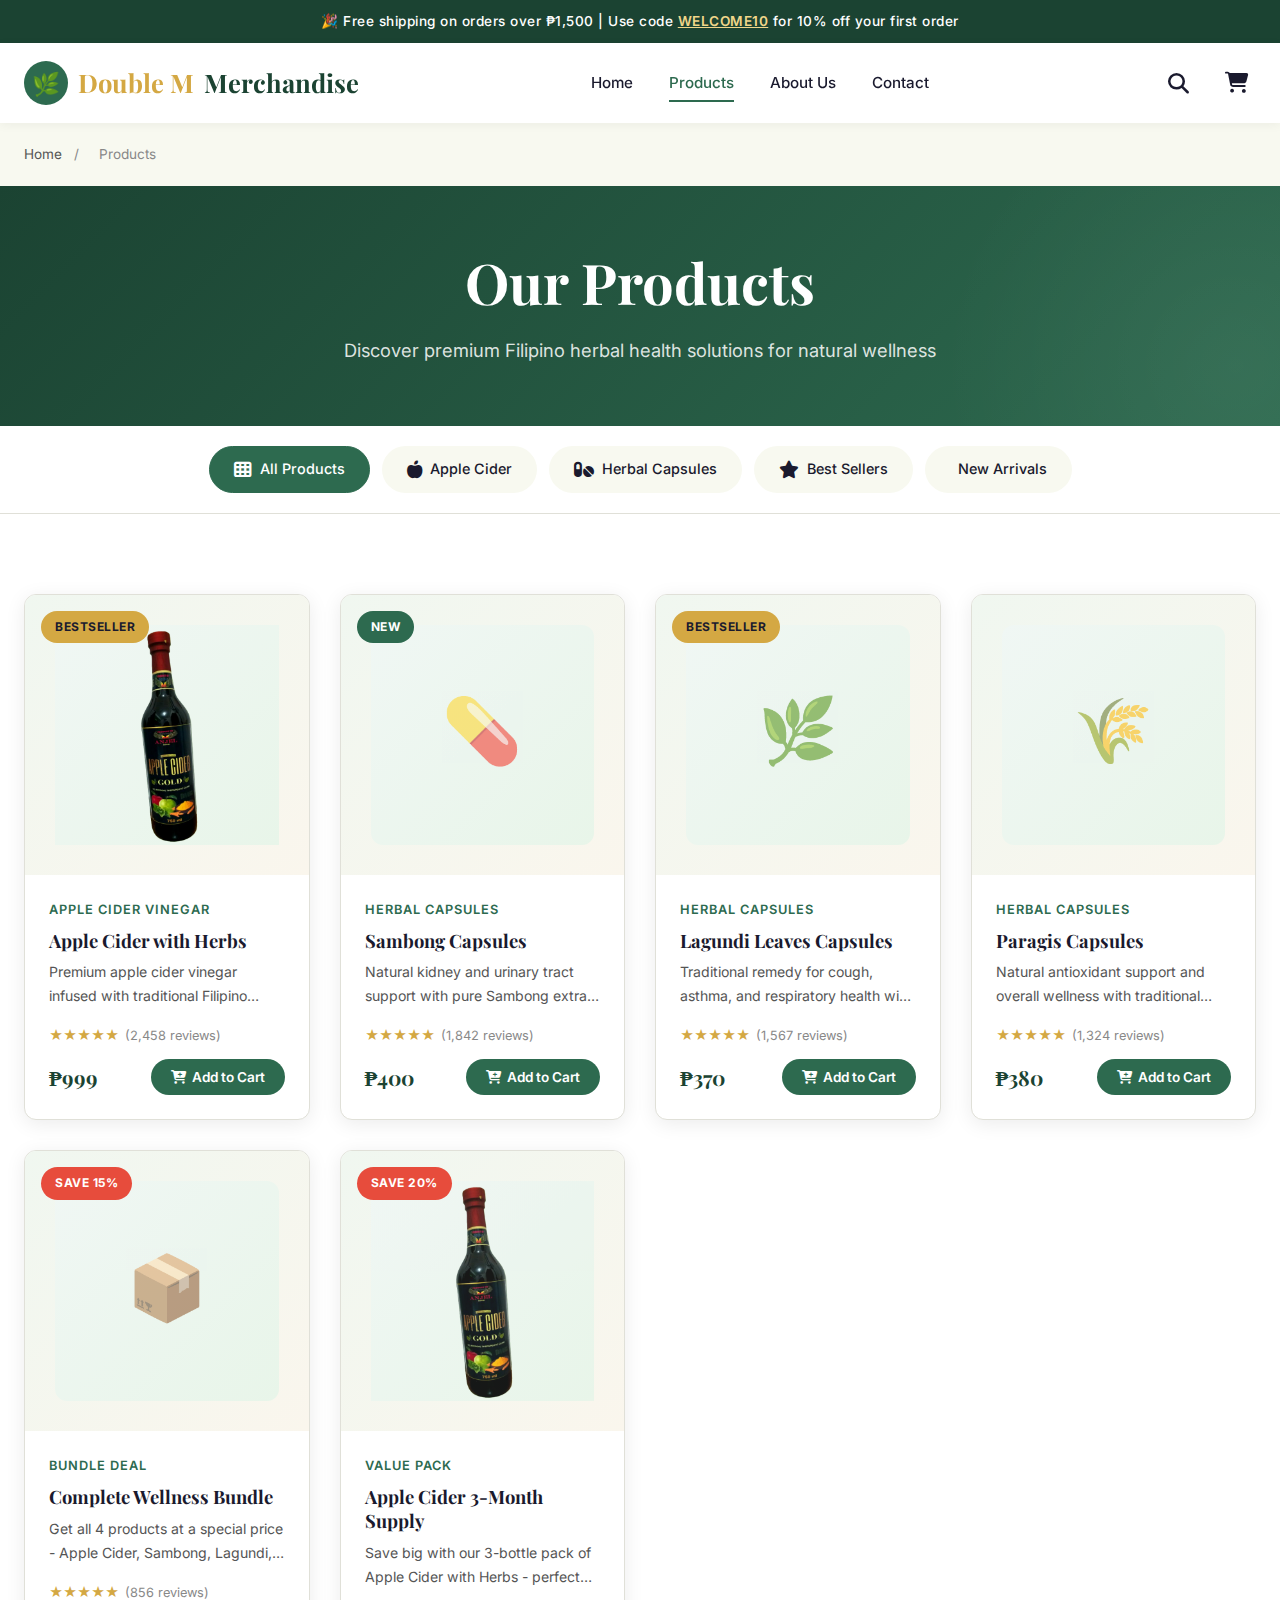
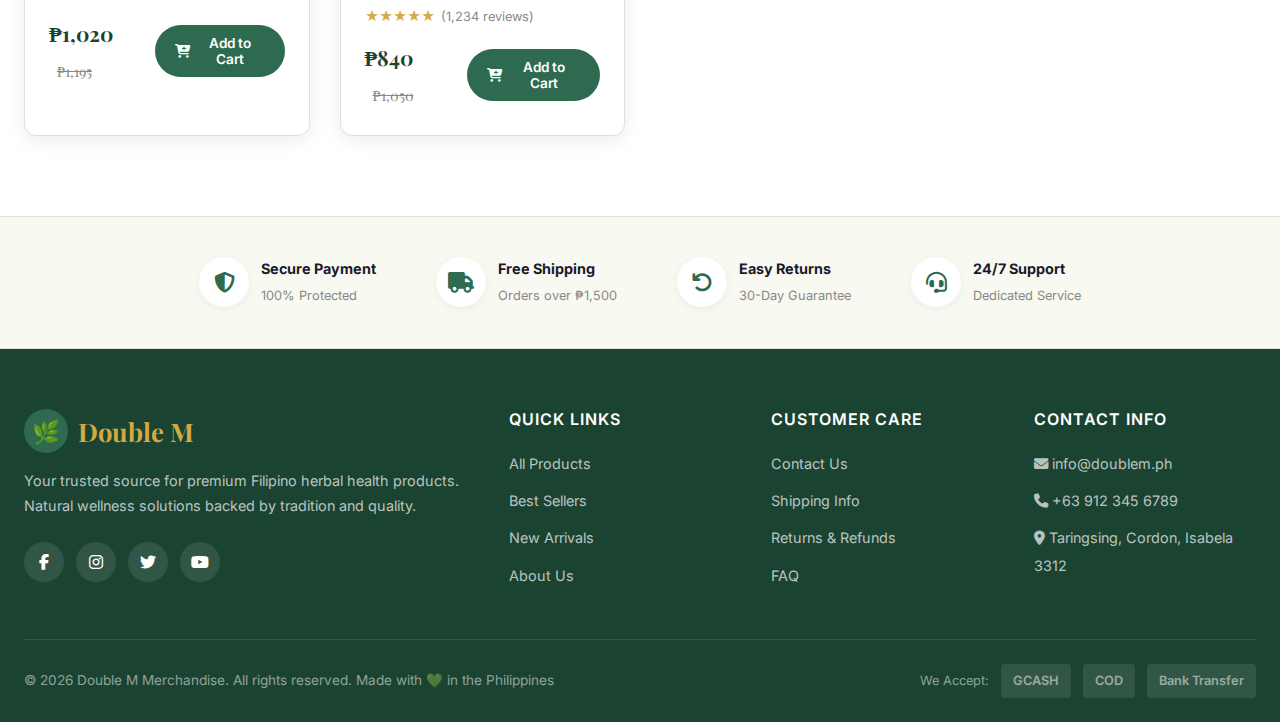
<file: products.html>
<!DOCTYPE html>
<html lang="en">
<head>
    <meta charset="UTF-8">
    <meta name="viewport" content="width=device-width, initial-scale=1.0">
    <meta name="description" content="Browse our complete range of premium Filipino herbal products - Apple Cider with Herbs, Sambong, Lagundi, and Paragis capsules">
    <title>All Products - Double M Merchandise</title>
    
    <link rel="stylesheet" href="css/styles.css">
    <link rel="stylesheet" href="https://cdnjs.cloudflare.com/ajax/libs/font-awesome/6.4.0/css/all.min.css">
    <link rel="preconnect" href="https://fonts.googleapis.com">
    <link rel="preconnect" href="https://fonts.gstatic.com" crossorigin>
    <link href="https://fonts.googleapis.com/css2?family=Inter:wght@300;400;500;600;700&family=Playfair+Display:wght@600;700;800&display=swap" rel="stylesheet">
    <link rel="icon" type="image/png" href="favicon.png">
</head>
<body>
    <!-- Announcement Bar -->
    <div class="announcement-bar">
        🎉 Free shipping on orders over ₱1,500 | Use code <a href="#" onclick="applyCoupon('WELCOME10'); return false;">WELCOME10</a> for 10% off your first order
    </div>

    <!-- Header -->
    <header class="header">
        <div class="container">
            <a href="index.html" class="logo">
                <div class="logo-icon">🌿</div>
                <span>Double M</span> Merchandise
            </a>

            <nav class="nav-menu">
                <a href="index.html">Home</a>
                <a href="products.html" class="active">Products</a>
                <a href="about.html">About Us</a>
                <a href="contact.html">Contact</a>
            </nav>

            <div class="nav-actions">
                <button class="nav-icon-btn" id="searchBtn" aria-label="Search">
                    <i class="fas fa-search"></i>
                </button>
                <a href="cart.html" class="nav-icon-btn" aria-label="Shopping Cart">
                    <i class="fas fa-shopping-cart"></i>
                    <span class="cart-count" id="cartCount">0</span>
                </a>
                <button class="mobile-toggle" id="mobileToggle" aria-label="Toggle Menu">
                    <i class="fas fa-bars"></i>
                </button>
            </div>
        </div>
    </header>

    <!-- Breadcrumb -->
    <div class="breadcrumb breadcrumb-bg">
        <div class="container">
            <a href="index.html">Home</a>
            <span>/</span>
            <span>Products</span>
        </div>
    </div>

    <!-- Page Hero -->
    <section class="page-hero page-hero-compact">
        <div class="container">
            <h1>Our Products</h1>
            <p>Discover premium Filipino herbal health solutions for natural wellness</p>
        </div>
    </section>

    <!-- Categories Bar -->
   <section class="categories-bar">
        <div class="container">
            <div class="categories-scroll">
                <a href="products.html?category=all" class="category-chip active" data-filter="all">
                    <i class="fas fa-th"></i>
                    All Products
                </a>
                <a href="products.html?category=apple-cider" class="category-chip" data-filter="apple-cider">
                    <i class="fas fa-apple-alt"></i>
                    Apple Cider
                </a>
                <a href="products.html?category=capsules" class="category-chip" data-filter="capsules">
                    <i class="fas fa-pills"></i>
                    Herbal Capsules
                </a>
                <a href="products.html?category=bestsellers" class="category-chip" data-filter="bestseller">
                    <i class="fas fa-star"></i>
                    Best Sellers
                </a>
                <a href="products.html?category=new" class="category-chip" data-filter="new">
                    <i class="fas fa-sparkles"></i>
                    New Arrivals
                </a>
            </div>
        </div>
    </section>

    <!-- Products Section -->
    <section class="section-padding">
        <div class="container">
            <div class="products-grid" id="productsGrid">
                <!-- Apple Cider with Herbs -->
                <div class="product-card" data-category="apple-cider" data-badge="bestseller">
                    <div class="product-badge bestseller">Bestseller</div>
                    <div class="product-image">
                        <img src="images/apple-cider.png" alt="ANJUBI Apple Cider Gold" class="product-img">
                        <div class="product-quick-actions">
                            <button class="quick-action-btn" aria-label="Quick View" onclick="quickView('apple-cider')">
                                <i class="fas fa-eye"></i>
                            </button>
                            <button class="quick-action-btn" aria-label="Add to Wishlist">
                                <i class="far fa-heart"></i>
                            </button>
                        </div>
                    </div>
                    <div class="product-info">
                        <div class="product-category">Apple Cider Vinegar</div>
                        <h3 class="product-name">
                            <a href="product-apple-cider.html">Apple Cider with Herbs</a>
                        </h3>
                        <p class="product-desc">Premium apple cider vinegar infused with traditional Filipino herbs for digestive health and overall wellness support</p>
                        <div class="product-rating">
                            <div class="stars">★★★★★</div>
                            <span class="rating-count">(2,458 reviews)</span>
                        </div>
                        <div class="product-footer">
                            <div class="product-price">₱999</div>
                            <button class="add-to-cart-btn" onclick="addToCart('apple-cider', 'Apple Cider with Herbs', 999, 1)">
                                <i class="fas fa-cart-plus"></i>
                                Add to Cart
                            </button>
                        </div>
                    </div>
                </div>

                <!-- Sambong Capsules -->
                <div class="product-card" data-category="capsules" data-badge="new">
                    <div class="product-badge new">New</div>
                    <div class="product-image">
                        <div class="product-placeholder">
                            <div class="placeholder-icon">💊</div>
                        </div>
                        <div class="product-quick-actions">
                            <button class="quick-action-btn" aria-label="Quick View" onclick="quickView('sambong')">
                                <i class="fas fa-eye"></i>
                            </button>
                            <button class="quick-action-btn" aria-label="Add to Wishlist">
                                <i class="far fa-heart"></i>
                            </button>
                        </div>
                    </div>
                    <div class="product-info">
                        <div class="product-category">Herbal Capsules</div>
                        <h3 class="product-name">
                            <a href="product-sambong.html">Sambong Capsules</a>
                        </h3>
                        <p class="product-desc">Natural kidney and urinary tract support with pure Sambong extract in convenient capsule form for daily wellness</p>
                        <div class="product-rating">
                            <div class="stars">★★★★★</div>
                            <span class="rating-count">(1,842 reviews)</span>
                        </div>
                        <div class="product-footer">
                            <div class="product-price">₱400</div>
                            <button class="add-to-cart-btn" onclick="addToCart('sambong', 'Sambong Capsules', 400, 1)">
                                <i class="fas fa-cart-plus"></i>
                                Add to Cart
                            </button>
                        </div>
                    </div>
                </div>

                <!-- Lagundi Capsules -->
                <div class="product-card" data-category="capsules" data-badge="bestseller">
                    <div class="product-badge bestseller">Bestseller</div>
                    <div class="product-image">
                        <div class="product-placeholder">
                            <div class="placeholder-icon">🌿</div>
                        </div>
                        <div class="product-quick-actions">
                            <button class="quick-action-btn" aria-label="Quick View" onclick="quickView('lagundi')">
                                <i class="fas fa-eye"></i>
                            </button>
                            <button class="quick-action-btn" aria-label="Add to Wishlist">
                                <i class="far fa-heart"></i>
                            </button>
                        </div>
                    </div>
                    <div class="product-info">
                        <div class="product-category">Herbal Capsules</div>
                        <h3 class="product-name">
                            <a href="product-lagundi.html">Lagundi Leaves Capsules</a>
                        </h3>
                        <p class="product-desc">Traditional remedy for cough, asthma, and respiratory health with pure Lagundi leaf extract capsules</p>
                        <div class="product-rating">
                            <div class="stars">★★★★★</div>
                            <span class="rating-count">(1,567 reviews)</span>
                        </div>
                        <div class="product-footer">
                            <div class="product-price">₱370</div>
                            <button class="add-to-cart-btn" onclick="addToCart('lagundi', 'Lagundi Leaves Capsules', 370, 1)">
                                <i class="fas fa-cart-plus"></i>
                                Add to Cart
                            </button>
                        </div>
                    </div>
                </div>

                <!-- Paragis Capsules -->
                <div class="product-card" data-category="capsules" data-badge="">
                    <div class="product-image">
                        <div class="product-placeholder">
                            <div class="placeholder-icon">🌾</div>
                        </div>
                        <div class="product-quick-actions">
                            <button class="quick-action-btn" aria-label="Quick View" onclick="quickView('paragis')">
                                <i class="fas fa-eye"></i>
                            </button>
                            <button class="quick-action-btn" aria-label="Add to Wishlist">
                                <i class="far fa-heart"></i>
                            </button>
                        </div>
                    </div>
                    <div class="product-info">
                        <div class="product-category">Herbal Capsules</div>
                        <h3 class="product-name">
                            <a href="product-paragis.html">Paragis Capsules</a>
                        </h3>
                        <p class="product-desc">Natural antioxidant support and overall wellness with traditional Paragis grass extract for daily health</p>
                        <div class="product-rating">
                            <div class="stars">★★★★★</div>
                            <span class="rating-count">(1,324 reviews)</span>
                        </div>
                        <div class="product-footer">
                            <div class="product-price">₱380</div>
                            <button class="add-to-cart-btn" onclick="addToCart('paragis', 'Paragis Capsules', 380, 1)">
                                <i class="fas fa-cart-plus"></i>
                                Add to Cart
                            </button>
                        </div>
                    </div>
                </div>

                <!-- Bundle Offer -->
                <div class="product-card" data-category="apple-cider capsules" data-badge="sale">
                    <div class="product-badge sale">Save 15%</div>
                    <div class="product-image">
                        <div class="product-placeholder">
                            <div class="placeholder-icon">📦</div>
                        </div>
                        <div class="product-quick-actions">
                            <button class="quick-action-btn" aria-label="Quick View">
                                <i class="fas fa-eye"></i>
                            </button>
                            <button class="quick-action-btn" aria-label="Add to Wishlist">
                                <i class="far fa-heart"></i>
                            </button>
                        </div>
                    </div>
                    <div class="product-info">
                        <div class="product-category">Bundle Deal</div>
                        <h3 class="product-name">
                            <a href="#">Complete Wellness Bundle</a>
                        </h3>
                        <p class="product-desc">Get all 4 products at a special price - Apple Cider, Sambong, Lagundi, and Paragis capsules</p>
                        <div class="product-rating">
                            <div class="stars">★★★★★</div>
                            <span class="rating-count">(856 reviews)</span>
                        </div>
                        <div class="product-footer">
                            <div class="product-price">
                                ₱1,020
                                <span class="old-price">₱1,195</span>
                            </div>
                            <button class="add-to-cart-btn" onclick="addToCart('bundle', 'Complete Wellness Bundle', 1020, 1)">
                                <i class="fas fa-cart-plus"></i>
                                Add to Cart
                            </button>
                        </div>
                    </div>
                </div>

                <!-- Apple Cider 3-Pack -->
                <div class="product-card" data-category="apple-cider" data-badge="sale">
                    <div class="product-badge sale">Save 20%</div>
                    <div class="product-image">
                        <div class="product-placeholder">
                            <img src="images/apple-cider.png" alt="Apple Cider 3-Pack" class="product-img">
                        </div>
                        <div class="product-quick-actions">
                            <button class="quick-action-btn" aria-label="Quick View">
                                <i class="fas fa-eye"></i>
                            </button>
                            <button class="quick-action-btn" aria-label="Add to Wishlist">
                                <i class="far fa-heart"></i>
                            </button>
                        </div>
                    </div>
                    <div class="product-info">
                        <div class="product-category">Value Pack</div>
                        <h3 class="product-name">
                            <a href="#">Apple Cider 3-Month Supply</a>
                        </h3>
                        <p class="product-desc">Save big with our 3-bottle pack of Apple Cider with Herbs - perfect for consistent wellness routine</p>
                        <div class="product-rating">
                            <div class="stars">★★★★★</div>
                            <span class="rating-count">(1,234 reviews)</span>
                        </div>
                        <div class="product-footer">
                            <div class="product-price">
                                ₱840
                                <span class="old-price">₱1,050</span>
                            </div>
                            <button class="add-to-cart-btn" onclick="addToCart('apple-cider-3pack', 'Apple Cider 3-Pack', 840, 1)">
                                <i class="fas fa-cart-plus"></i>
                                Add to Cart
                            </button>
                        </div>
                    </div>
                </div>
            </div>

            <!-- Empty State -->
            <div id="noResults" class="no-results-container">
                <i class="fas fa-search no-results-icon"></i>
                <h3>No products found</h3>
                <p class="color-medium">Try adjusting your filter selection</p>
            </div>
        </div>
    </section>

    <!-- Trust Bar -->
    <section class="trust-bar">
        <div class="container">
            <div class="trust-items">
                <div class="trust-item">
                    <div class="trust-icon">
                        <i class="fas fa-shield-alt"></i>
                    </div>
                    <div class="trust-text">
                        <strong>Secure Payment</strong>
                        <span>100% Protected</span>
                    </div>
                </div>
                <div class="trust-item">
                    <div class="trust-icon">
                        <i class="fas fa-truck"></i>
                    </div>
                    <div class="trust-text">
                        <strong>Free Shipping</strong>
                        <span>Orders over ₱1,500</span>
                    </div>
                </div>
                <div class="trust-item">
                    <div class="trust-icon">
                        <i class="fas fa-undo"></i>
                    </div>
                    <div class="trust-text">
                        <strong>Easy Returns</strong>
                        <span>30-Day Guarantee</span>
                    </div>
                </div>
                <div class="trust-item">
                    <div class="trust-icon">
                        <i class="fas fa-headset"></i>
                    </div>
                    <div class="trust-text">
                        <strong>24/7 Support</strong>
                        <span>Dedicated Service</span>
                    </div>
                </div>
            </div>
        </div>
    </section>

    <!-- Footer -->
    <footer class="footer">
        <div class="container">
            <div class="footer-grid">
                <div class="footer-brand">
                    <div class="logo">
                        <div class="logo-icon">🌿</div>
                        <span>Double M</span> Merchandise
                    </div>
                    <p>Your trusted source for premium Filipino herbal health products. Natural wellness solutions backed by tradition and quality.</p>
                    <div class="footer-social">
                        <a href="https://www.facebook.com/profile.php?id=100064211281084" target="_blank" rel="noopener" aria-label="Facebook">
                            <i class="fab fa-facebook-f"></i>
                        </a>
                        <a href="#" aria-label="Instagram">
                            <i class="fab fa-instagram"></i>
                        </a>
                        <a href="#" aria-label="Twitter">
                            <i class="fab fa-twitter"></i>
                        </a>
                        <a href="#" aria-label="YouTube">
                            <i class="fab fa-youtube"></i>
                        </a>
                    </div>
                </div>

                <div class="footer-column">
                    <h4>Quick Links</h4>
                    <ul>
                        <li><a href="products.html">All Products</a></li>
                        <li><a href="products.html?category=bestsellers">Best Sellers</a></li>
                        <li><a href="products.html?category=new">New Arrivals</a></li>
                        <li><a href="about.html">About Us</a></li>
                    </ul>
                </div>

                <div class="footer-column">
                    <h4>Customer Care</h4>
                    <ul>
                        <li><a href="contact.html">Contact Us</a></li>
                        <li><a href="#">Shipping Info</a></li>
                        <li><a href="#">Returns & Refunds</a></li>
                        <li><a href="#">FAQ</a></li>
                    </ul>
                </div>

                <div class="footer-column">
                    <h4>Contact Info</h4>
                    <ul>
                        <li><a href="mailto:info@doublem.ph"><i class="fas fa-envelope"></i> info@doublem.ph</a></li>
                        <li><a href="tel:+639123456789"><i class="fas fa-phone"></i> +63 912 345 6789</a></li>
                        <li><a href="#"><i class="fas fa-map-marker-alt"></i> Taringsing, Cordon, Isabela 3312</a></li>
                    </ul>
                </div>
            </div>

            <div class="footer-bottom">
                <p>&copy; 2026 Double M Merchandise. All rights reserved. Made with 💚 in the Philippines</p>
                <div class="footer-payments">
                    <span>We Accept:</span>
                    <span class="payment-icon">GCASH</span>
                    <span class="payment-icon">COD</span>
                    <span class="payment-icon">Bank Transfer</span>
                </div>
            </div>
        </div>
    </footer>

    <!-- Back to Top -->
    <button class="back-to-top" id="backToTop" aria-label="Back to Top">
        <i class="fas fa-arrow-up"></i>
    </button>

    <!-- Toast Container -->
    <div class="toast-container" id="toastContainer"></div>

    <!-- Search Overlay -->
    <div class="search-overlay" id="searchOverlay">
        <div class="search-box">
            <input type="text" placeholder="Search products..." id="searchInput">
            <div class="search-results" id="searchResults"></div>
        </div>
    </div>

    <script src="js/main.js"></script>
</body>
</html>
</file>
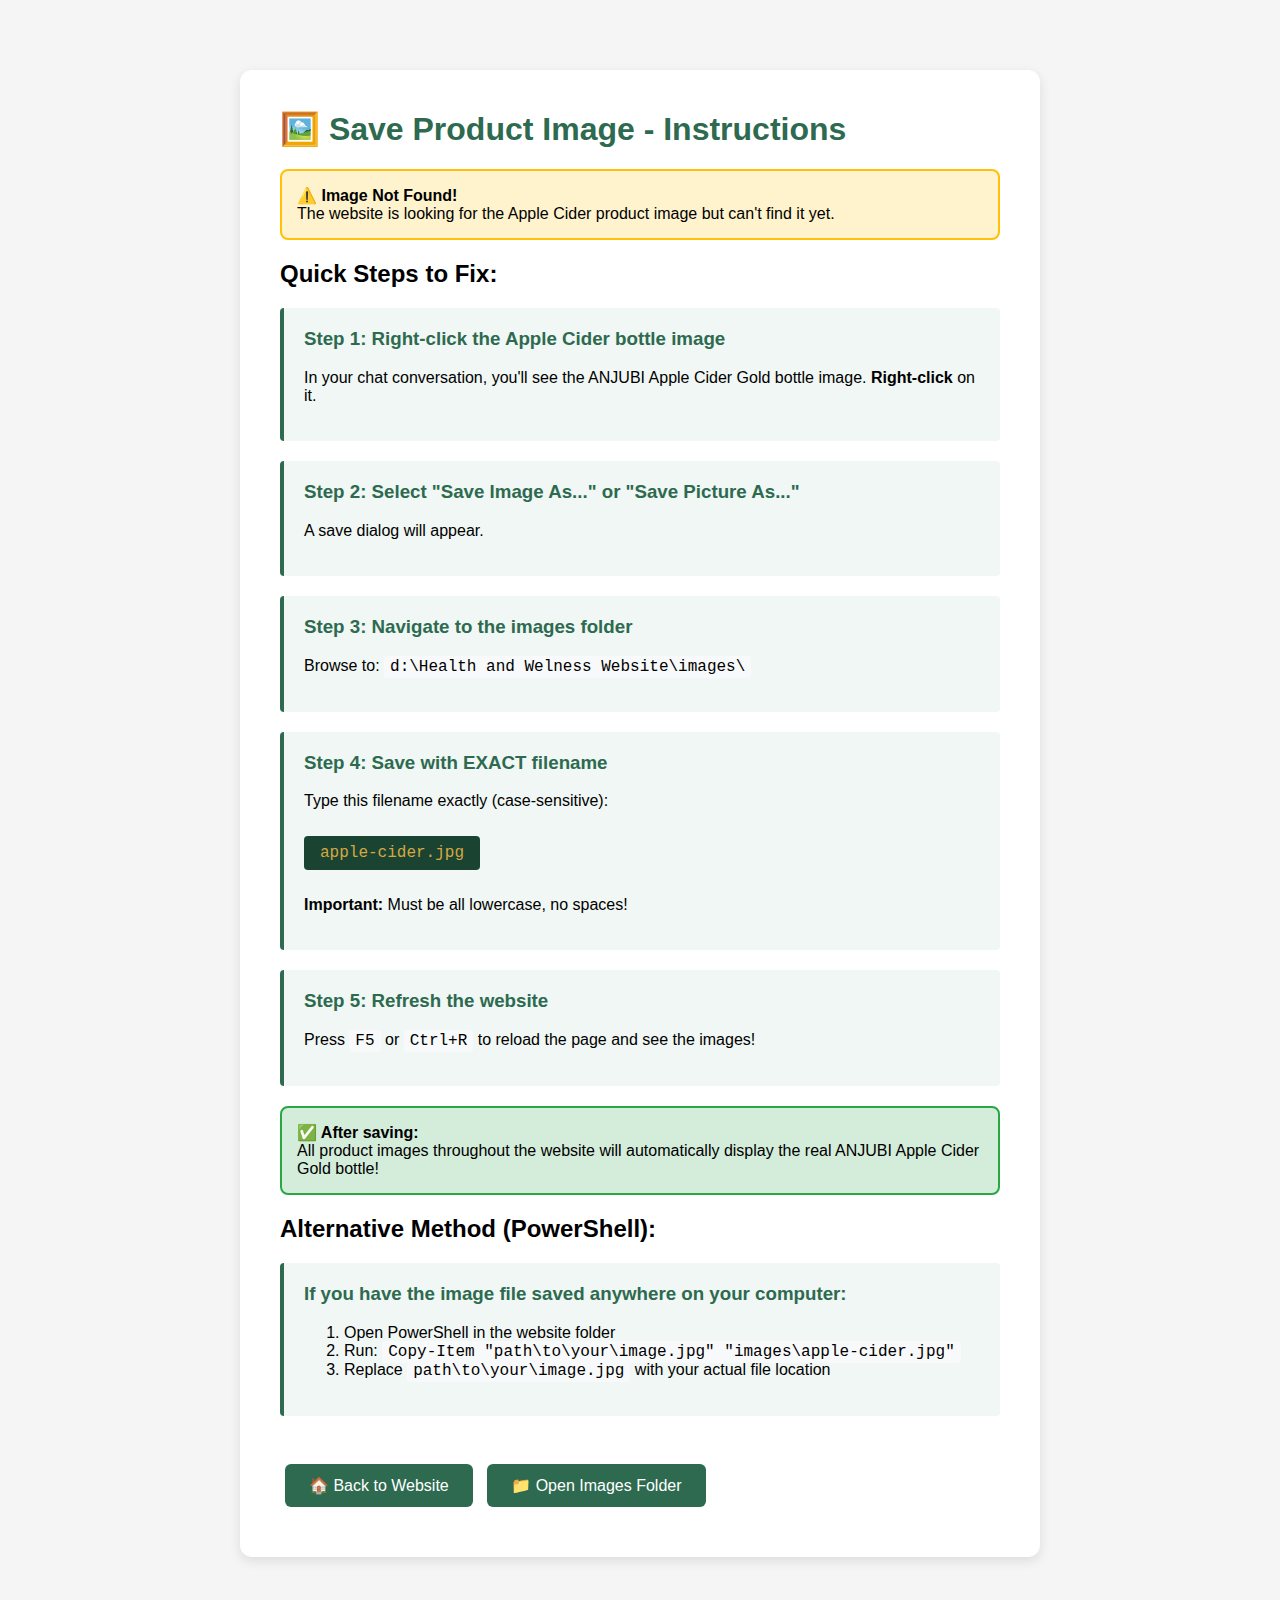
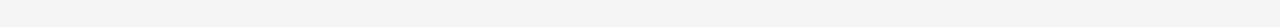
<file: SAVE-IMAGE-HERE.html>
<!DOCTYPE html>
<html lang="en">
<head>
    <meta charset="UTF-8">
    <meta name="viewport" content="width=device-width, initial-scale=1.0">
    <title>Save Product Image - Instructions</title>
    <style>
        body {
            font-family: 'Segoe UI', Tahoma, Geneva, Verdana, sans-serif;
            max-width: 800px;
            margin: 50px auto;
            padding: 20px;
            background: #f5f5f5;
        }
        .card {
            background: white;
            padding: 40px;
            border-radius: 12px;
            box-shadow: 0 4px 12px rgba(0,0,0,0.1);
        }
        h1 {
            color: #2d6a4f;
            margin-top: 0;
        }
        .step {
            background: #f0f7f4;
            padding: 20px;
            margin: 20px 0;
            border-left: 4px solid #2d6a4f;
            border-radius: 4px;
        }
        .step h3 {
            margin-top: 0;
            color: #2d6a4f;
        }
        .filename {
            background: #1b4332;
            color: #d4a843;
            padding: 8px 16px;
            border-radius: 4px;
            font-family: 'Courier New', monospace;
            display: inline-block;
            margin: 10px 0;
        }
        .warning {
            background: #fff3cd;
            border: 2px solid #ffc107;
            padding: 15px;
            border-radius: 8px;
            margin: 20px 0;
        }
        .success {
            background: #d4edda;
            border: 2px solid #28a745;
            padding: 15px;
            border-radius: 8px;
            margin: 20px 0;
        }
        .btn {
            background: #2d6a4f;
            color: white;
            padding: 12px 24px;
            border: none;
            border-radius: 6px;
            font-size: 16px;
            cursor: pointer;
            text-decoration: none;
            display: inline-block;
            margin: 10px 5px;
        }
        .btn:hover {
            background: #1b4332;
        }
        code {
            background: #f8f9fa;
            padding: 2px 6px;
            border-radius: 3px;
            font-family: 'Courier New', monospace;
        }
    </style>
</head>
<body>
    <div class="card">
        <h1>🖼️ Save Product Image - Instructions</h1>
        
        <div class="warning">
            <strong>⚠️ Image Not Found!</strong><br>
            The website is looking for the Apple Cider product image but can't find it yet.
        </div>

        <h2>Quick Steps to Fix:</h2>

        <div class="step">
            <h3>Step 1: Right-click the Apple Cider bottle image</h3>
            <p>In your chat conversation, you'll see the ANJUBI Apple Cider Gold bottle image. <strong>Right-click</strong> on it.</p>
        </div>

        <div class="step">
            <h3>Step 2: Select "Save Image As..." or "Save Picture As..."</h3>
            <p>A save dialog will appear.</p>
        </div>

        <div class="step">
            <h3>Step 3: Navigate to the images folder</h3>
            <p>Browse to: <code>d:\Health and Welness Website\images\</code></p>
        </div>

        <div class="step">
            <h3>Step 4: Save with EXACT filename</h3>
            <p>Type this filename exactly (case-sensitive):</p>
            <div class="filename">apple-cider.jpg</div>
            <p><strong>Important:</strong> Must be all lowercase, no spaces!</p>
        </div>

        <div class="step">
            <h3>Step 5: Refresh the website</h3>
            <p>Press <code>F5</code> or <code>Ctrl+R</code> to reload the page and see the images!</p>
        </div>

        <div class="success">
            <strong>✅ After saving:</strong><br>
            All product images throughout the website will automatically display the real ANJUBI Apple Cider Gold bottle!
        </div>

        <h2>Alternative Method (PowerShell):</h2>
        <div class="step">
            <h3>If you have the image file saved anywhere on your computer:</h3>
            <ol>
                <li>Open PowerShell in the website folder</li>
                <li>Run: <code>Copy-Item "path\to\your\image.jpg" "images\apple-cider.jpg"</code></li>
                <li>Replace <code>path\to\your\image.jpg</code> with your actual file location</li>
            </ol>
        </div>

        <br>
        <a href="index.html" class="btn">🏠 Back to Website</a>
        <a href="images/" class="btn">📁 Open Images Folder</a>
    </div>
</body>
</html>
</file>
<file: css/styles.css>
/* ============================================
   HerbalVida PH - Health & Wellness Website
   Premium Filipino Herbal Products
   ============================================ */

/* ---------- CSS Variables ---------- */
:root {
  --primary: #2d6a4f;
  --primary-dark: #1b4332;
  --primary-light: #52b788;
  --accent: #d4a843;
  --accent-light: #f0d68a;
  --bg-light: #f8f9f0;
  --bg-white: #ffffff;
  --bg-cream: #faf6ed;
  --text-dark: #1a1a2e;
  --text-medium: #555;
  --text-light: #888;
  --border: #e0e0d8;
  --shadow: 0 4px 20px rgba(0,0,0,0.08);
  --shadow-lg: 0 8px 40px rgba(0,0,0,0.12);
  --radius: 12px;
  --radius-sm: 8px;
  --transition: all 0.3s ease;
  --font-heading: 'Playfair Display', Georgia, serif;
  --font-body: 'Inter', -apple-system, BlinkMacSystemFont, sans-serif;
}

/* ---------- Reset & Base ---------- */
*, *::before, *::after {
  margin: 0;
  padding: 0;
  box-sizing: border-box;
}

html {
  scroll-behavior: smooth;
  font-size: 16px;
}

body {
  font-family: var(--font-body);
  color: var(--text-dark);
  background: var(--bg-white);
  line-height: 1.7;
  overflow-x: hidden;
}

img {
  max-width: 100%;
  height: auto;
  display: block;
}

a {
  text-decoration: none;
  color: inherit;
  transition: var(--transition);
}

ul, ol {
  list-style: none;
}

button {
  cursor: pointer;
  border: none;
  outline: none;
  font-family: inherit;
  transition: var(--transition);
}

input, select, textarea {
  font-family: inherit;
  font-size: 1rem;
  border: 1px solid var(--border);
  border-radius: var(--radius-sm);
  padding: 12px 16px;
  transition: var(--transition);
  width: 100%;
}

input:focus, select:focus, textarea:focus {
  outline: none;
  border-color: var(--primary);
  box-shadow: 0 0 0 3px rgba(45, 106, 79, 0.15);
}

.container {
  max-width: 1280px;
  margin: 0 auto;
  padding: 0 24px;
}

.section-padding {
  padding: 80px 0;
}

/* ---------- Typography ---------- */
h1, h2, h3, h4 {
  font-family: var(--font-heading);
  font-weight: 700;
  line-height: 1.3;
  color: var(--text-dark);
}

h1 { font-size: clamp(2.2rem, 5vw, 3.5rem); }
h2 { font-size: clamp(1.8rem, 4vw, 2.5rem); }
h3 { font-size: clamp(1.2rem, 2.5vw, 1.5rem); }
h4 { font-size: 1.1rem; }

.section-header {
  text-align: center;
  margin-bottom: 60px;
}

.section-header h2 {
  margin-bottom: 16px;
}

.section-header p {
  color: var(--text-medium);
  max-width: 600px;
  margin: 0 auto;
  font-size: 1.1rem;
}

.section-tag {
  display: inline-block;
  color: var(--primary);
  font-weight: 600;
  font-size: 0.85rem;
  text-transform: uppercase;
  letter-spacing: 2px;
  margin-bottom: 12px;
}

/* ---------- Buttons ---------- */
.btn {
  display: inline-flex;
  align-items: center;
  justify-content: center;
  gap: 8px;
  padding: 14px 32px;
  border-radius: 50px;
  font-weight: 600;
  font-size: 0.95rem;
  letter-spacing: 0.5px;
  transition: var(--transition);
}

.btn-primary {
  background: var(--primary);
  color: #fff;
}

.btn-primary:hover {
  background: var(--primary-dark);
  transform: translateY(-2px);
  box-shadow: 0 6px 20px rgba(45, 106, 79, 0.35);
}

.btn-secondary {
  background: transparent;
  color: var(--primary);
  border: 2px solid var(--primary);
}

.btn-secondary:hover {
  background: var(--primary);
  color: #fff;
  transform: translateY(-2px);
}

.btn-accent {
  background: var(--accent);
  color: var(--text-dark);
}

.btn-accent:hover {
  background: #c49a30;
  transform: translateY(-2px);
  box-shadow: 0 6px 20px rgba(212, 168, 67, 0.35);
}

.btn-white {
  background: #fff;
  color: var(--primary);
}

.btn-white:hover {
  background: var(--bg-light);
  transform: translateY(-2px);
}

.btn-sm {
  padding: 10px 24px;
  font-size: 0.85rem;
}

.btn-lg {
  padding: 18px 40px;
  font-size: 1.05rem;
}

/* ---------- Announcement Bar ---------- */
.announcement-bar {
  background: var(--primary-dark);
  color: #fff;
  text-align: center;
  padding: 10px 24px;
  font-size: 0.85rem;
  font-weight: 500;
  letter-spacing: 0.5px;
}

.announcement-bar a {
  color: var(--accent-light);
  text-decoration: underline;
  font-weight: 600;
}

.announcement-bar a:hover {
  color: var(--accent);
}

/* ---------- Header / Navigation ---------- */
.header {
  background: var(--bg-white);
  position: sticky;
  top: 0;
  z-index: 1000;
  box-shadow: 0 2px 10px rgba(0,0,0,0.05);
}

.header .container {
  display: flex;
  align-items: center;
  justify-content: space-between;
  height: 80px;
}

.logo {
  display: flex;
  align-items: center;
  gap: 10px;
  font-family: var(--font-heading);
  font-size: 1.6rem;
  font-weight: 700;
  color: var(--primary-dark);
}

.logo-icon {
  width: 44px;
  height: 44px;
  background: var(--primary);
  border-radius: 50%;
  display: flex;
  align-items: center;
  justify-content: center;
  color: #fff;
  font-size: 1.4rem;
}

.logo span {
  color: var(--accent);
}

.nav-menu {
  display: flex;
  align-items: center;
  gap: 36px;
}

.nav-menu a {
  font-weight: 500;
  font-size: 0.95rem;
  color: var(--text-dark);
  position: relative;
  padding: 4px 0;
}

.nav-menu a::after {
  content: '';
  position: absolute;
  bottom: -2px;
  left: 0;
  width: 0;
  height: 2px;
  background: var(--primary);
  transition: var(--transition);
}

.nav-menu a:hover::after,
.nav-menu a.active::after {
  width: 100%;
}

.nav-menu a:hover,
.nav-menu a.active {
  color: var(--primary);
}

.nav-actions {
  display: flex;
  align-items: center;
  gap: 20px;
}

.nav-icon-btn {
  position: relative;
  background: none;
  font-size: 1.3rem;
  color: var(--text-dark);
  padding: 8px;
}

.nav-icon-btn:hover {
  color: var(--primary);
}

.cart-count {
  position: absolute;
  top: 0;
  right: 0;
  background: var(--accent);
  color: var(--text-dark);
  font-size: 0.65rem;
  font-weight: 700;
  width: 18px;
  height: 18px;
  border-radius: 50%;
  display: flex;
  align-items: center;
  justify-content: center;
}

.mobile-toggle {
  display: none;
  background: none;
  font-size: 1.6rem;
  color: var(--text-dark);
  padding: 8px;
}

/* ---------- Hero Section ---------- */
.hero {
  position: relative;
  min-height: 85vh;
  display: flex;
  align-items: center;
  background: linear-gradient(135deg, #e8f5e9 0%, #f1f8e9 40%, #faf6ed 100%);
  overflow: hidden;
}

.hero::before {
  content: '';
  position: absolute;
  top: -50%;
  right: -20%;
  width: 800px;
  height: 800px;
  background: radial-gradient(circle, rgba(82,183,136,0.15) 0%, transparent 70%);
  border-radius: 50%;
}

.hero::after {
  content: '';
  position: absolute;
  bottom: -30%;
  left: -10%;
  width: 500px;
  height: 500px;
  background: radial-gradient(circle, rgba(212,168,67,0.1) 0%, transparent 70%);
  border-radius: 50%;
}

.hero .container {
  display: grid;
  grid-template-columns: 1fr 1fr;
  gap: 60px;
  align-items: center;
  position: relative;
  z-index: 2;
}

.hero-content {
  max-width: 560px;
}

.hero-badge {
  display: inline-flex;
  align-items: center;
  gap: 8px;
  background: rgba(45, 106, 79, 0.1);
  color: var(--primary);
  padding: 8px 20px;
  border-radius: 50px;
  font-size: 0.85rem;
  font-weight: 600;
  margin-bottom: 24px;
}

.hero-content h1 {
  margin-bottom: 20px;
  color: var(--primary-dark);
}

.hero-content h1 em {
  font-style: normal;
  color: var(--accent);
}

.hero-content p {
  font-size: 1.15rem;
  color: var(--text-medium);
  margin-bottom: 32px;
  line-height: 1.8;
}

.hero-buttons {
  display: flex;
  gap: 16px;
  flex-wrap: wrap;
}

.hero-stats {
  display: flex;
  gap: 40px;
  margin-top: 48px;
  padding-top: 32px;
  border-top: 1px solid var(--border);
}

.stat-item {
  text-align: center;
}

.stat-number {
  font-family: var(--font-heading);
  font-size: 2rem;
  font-weight: 700;
  color: var(--primary);
}

.stat-label {
  font-size: 0.85rem;
  color: var(--text-light);
  margin-top: 4px;
}

.hero-visual {
  position: relative;
  display: flex;
  align-items: center;
  justify-content: center;
}

.hero-image-wrapper {
  position: relative;
  width: 480px;
  height: 480px;
  display: flex;
  align-items: center;
  justify-content: center;
}

.hero-image-bg {
  position: absolute;
  width: 100%;
  height: 100%;
  background: linear-gradient(135deg, var(--primary-light), var(--primary));
  border-radius: 50%;
  opacity: 0.1;
  animation: pulse-bg 4s ease-in-out infinite;
}

@keyframes pulse-bg {
  0%, 100% { transform: scale(1); }
  50% { transform: scale(1.05); }
}

.hero-product-img {
  position: relative;
  z-index: 2;
  width: 350px;
  height: auto;
  max-height: 500px;
  object-fit: contain;
  filter: drop-shadow(0 20px 40px rgba(0,0,0,0.15));
  animation: float 6s ease-in-out infinite;
}

/* Product image styles */
.badge-product-thumb {
  width: 45px;
  height: 45px;
  object-fit: contain;
  border-radius: 8px;
  box-shadow: 0 2px 6px rgba(0,0,0,0.1);
}

.product-img {
  width: 100%;
  height: 100%;
  object-fit: contain;
}

.thumb-img {
  width: 100%;
  height: 100%;
  object-fit: cover;
  border-radius: 8px;
}

.featured-img {
  max-width: 100%;
  height: auto;
  max-height: 500px;
  object-fit: contain;
  filter: drop-shadow(0 15px 35px rgba(0,0,0,0.2));
}

.cart-product-img {
  width: 100%;
  height: 100%;
  object-fit: cover;
  border-radius: 8px;
}

.search-product-img {
  width: 50px;
  height: 50px;
  object-fit: cover;
  border-radius: 8px;
}

.search-result-icon {
  font-size: 2rem;
  display: flex;
  align-items: center;
  justify-content: center;
  min-width: 50px;
}

/* Image loading and fallback styles */
.hero-product-img,
.featured-img,
.product-img,
.cart-product-img,
.search-product-img,
.badge-product-thumb,
.thumb-img {
  background: linear-gradient(135deg, #f0f7f4 0%, #e8f5e9 100%);
}

.product-image img,
.product-main-image img,
.featured-image img,
.hero-image-wrapper img {
  transition: opacity 0.3s ease;
}

.product-image img:not([src]),
.product-image img[src=""],
.product-main-image img:not([src]),
.product-main-image img[src=""] {
  opacity: 0;
}

/* Placeholder text for missing product images */
.product-placeholder {
  display: flex;
  flex-direction: column;
  align-items: center;
  justify-content: center;
  height: 100%;
  min-height: 200px;
  background: linear-gradient(135deg, #f0f7f4 0%, #e8f5e9 100%);
  border-radius: 12px;
}

.placeholder-icon {
  font-size: 4rem;
  margin-bottom: 12px;
}

.placeholder-text {
  color: var(--text-medium);
  font-size: 0.9rem;
  text-align: center;
}

@keyframes float {
  0%, 100% { transform: translateY(0); }
  50% { transform: translateY(-20px); }
}

.hero-floating-badge {
  position: absolute;
  background: #fff;
  border-radius: var(--radius);
  padding: 16px 20px;
  box-shadow: var(--shadow-lg);
  z-index: 3;
  animation: float 5s ease-in-out infinite;
}

.hero-floating-badge.badge-1 {
  top: 10%;
  right: -10%;
  animation-delay: -1s;
}

.hero-floating-badge.badge-2 {
  bottom: 15%;
  left: -5%;
  animation-delay: -2.5s;
}

.floating-badge-icon {
  font-size: 1.5rem;
  margin-bottom: 4px;
}

.floating-badge-text {
  font-size: 0.8rem;
  font-weight: 600;
  color: var(--text-dark);
}

.floating-badge-sub {
  font-size: 0.7rem;
  color: var(--text-light);
}

/* ---------- Categories Bar ---------- */
.categories-bar {
  background: var(--bg-white);
  border-bottom: 1px solid var(--border);
  padding: 20px 0;
}

.categories-scroll {
  display: flex;
  gap: 12px;
  overflow-x: auto;
  justify-content: center;
  flex-wrap: wrap;
}

.categories-scroll::-webkit-scrollbar { display: none; }

.category-chip {
  display: flex;
  align-items: center;
  gap: 8px;
  padding: 10px 24px;
  background: var(--bg-light);
  border-radius: 50px;
  font-size: 0.9rem;
  font-weight: 500;
  white-space: nowrap;
  transition: var(--transition);
  border: 1px solid transparent;
}

.category-chip:hover,
.category-chip.active {
  background: var(--primary);
  color: #fff;
  border-color: var(--primary);
}

.category-chip i {
  font-size: 1.1rem;
}

/* ---------- Product Cards ---------- */
.products-grid {
  display: grid;
  grid-template-columns: repeat(auto-fill, minmax(280px, 1fr));
  gap: 30px;
}

.product-card {
  background: var(--bg-white);
  border-radius: var(--radius);
  overflow: hidden;
  box-shadow: var(--shadow);
  transition: var(--transition);
  border: 1px solid var(--border);
  position: relative;
}

.product-card:hover {
  transform: translateY(-8px);
  box-shadow: var(--shadow-lg);
}

.product-badge {
  position: absolute;
  top: 16px;
  left: 16px;
  z-index: 5;
  padding: 6px 14px;
  border-radius: 50px;
  font-size: 0.75rem;
  font-weight: 700;
  text-transform: uppercase;
  letter-spacing: 0.5px;
}

.product-badge.bestseller {
  background: var(--accent);
  color: var(--text-dark);
}

.product-badge.new {
  background: var(--primary);
  color: #fff;
}

.product-badge.sale {
  background: #e74c3c;
  color: #fff;
}

.product-image {
  height: 280px;
  background: linear-gradient(135deg, #f0f7f0, #faf6ed);
  display: flex;
  align-items: center;
  justify-content: center;
  padding: 30px;
  position: relative;
  overflow: hidden;
}

.product-image img {
  max-height: 220px;
  object-fit: contain;
  transition: var(--transition);
}

.product-card:hover .product-image img {
  transform: scale(1.08);
}

.product-quick-actions {
  position: absolute;
  bottom: 16px;
  left: 50%;
  transform: translateX(-50%) translateY(20px);
  opacity: 0;
  display: flex;
  gap: 8px;
  transition: var(--transition);
}

.product-card:hover .product-quick-actions {
  opacity: 1;
  transform: translateX(-50%) translateY(0);
}

.quick-action-btn {
  width: 40px;
  height: 40px;
  border-radius: 50%;
  background: #fff;
  color: var(--text-dark);
  display: flex;
  align-items: center;
  justify-content: center;
  box-shadow: 0 2px 10px rgba(0,0,0,0.15);
  font-size: 0.9rem;
}

.quick-action-btn:hover {
  background: var(--primary);
  color: #fff;
}

.product-info {
  padding: 24px;
}

.product-category {
  font-size: 0.8rem;
  color: var(--primary);
  font-weight: 600;
  text-transform: uppercase;
  letter-spacing: 1px;
  margin-bottom: 8px;
}

.product-name {
  font-family: var(--font-heading);
  font-size: 1.15rem;
  margin-bottom: 8px;
  color: var(--text-dark);
}

.product-name a:hover {
  color: var(--primary);
}

.product-desc {
  font-size: 0.88rem;
  color: var(--text-medium);
  margin-bottom: 16px;
  display: -webkit-box;
  -webkit-line-clamp: 2;
  line-clamp: 2;
  -webkit-box-orient: vertical;
  overflow: hidden;
}

.product-rating {
  display: flex;
  align-items: center;
  gap: 6px;
  margin-bottom: 12px;
}

.stars {
  color: var(--accent);
  font-size: 0.85rem;
}

.rating-count {
  font-size: 0.8rem;
  color: var(--text-light);
}

.product-footer {
  display: flex;
  align-items: center;
  justify-content: space-between;
}

.product-price {
  font-family: var(--font-heading);
  font-size: 1.3rem;
  font-weight: 700;
  color: var(--primary-dark);
}

.product-price .old-price {
  font-size: 0.9rem;
  color: var(--text-light);
  text-decoration: line-through;
  font-weight: 400;
  margin-left: 8px;
}

.add-to-cart-btn {
  display: inline-flex;
  align-items: center;
  gap: 6px;
  background: var(--primary);
  color: #fff;
  padding: 10px 20px;
  border-radius: 50px;
  font-size: 0.85rem;
  font-weight: 600;
}

.add-to-cart-btn:hover {
  background: var(--primary-dark);
  transform: scale(1.05);
}

/* ---------- Featured Product (Full Width) ---------- */
.featured-product {
  background: linear-gradient(135deg, var(--primary-dark) 0%, var(--primary) 100%);
  color: #fff;
  position: relative;
  overflow: hidden;
}

.featured-product::before {
  content: '';
  position: absolute;
  top: -50%;
  right: -10%;
  width: 600px;
  height: 600px;
  background: radial-gradient(circle,rgba(255,255,255,0.08) 0%, transparent 70%);
  border-radius: 50%;
}

.featured-product .container {
  display: grid;
  grid-template-columns: 1fr 1fr;
  gap: 60px;
  align-items: center;
}

.featured-content .section-tag {
  color: var(--accent-light);
}

.featured-content h2 {
  color: #fff;
  margin-bottom: 20px;
}

.featured-content p {
  color: rgba(255,255,255,0.85);
  font-size: 1.1rem;
  margin-bottom: 24px;
  line-height: 1.8;
}

.featured-benefits {
  display: grid;
  grid-template-columns: 1fr 1fr;
  gap: 16px;
  margin-bottom: 32px;
}

.benefit-item {
  display: flex;
  align-items: center;
  gap: 10px;
  font-size: 0.95rem;
  color: rgba(255,255,255,0.9);
}

.benefit-item i {
  color: var(--accent-light);
  font-size: 1.1rem;
}

.featured-image {
  display: flex;
  align-items: center;
  justify-content: center;
  position: relative;
}

.featured-img {
  max-height: 450px;
  object-fit: contain;
  filter: drop-shadow(0 20px 60px rgba(0,0,0,0.3));
  animation: float 6s ease-in-out infinite;
}

/* ---------- Benefits Section ---------- */
.benefits {
  background: var(--bg-light);
}

.benefits-grid {
  display: grid;
  grid-template-columns: repeat(4, 1fr);
  gap: 30px;
}

.benefit-card {
  background: var(--bg-white);
  padding: 40px 30px;
  border-radius: var(--radius);
  text-align: center;
  transition: var(--transition);
  border: 1px solid var(--border);
}

.benefit-card:hover {
  transform: translateY(-5px);
  box-shadow: var(--shadow-lg);
  border-color: var(--primary-light);
}

.benefit-icon {
  width: 70px;
  height: 70px;
  border-radius: 50%;
  background: linear-gradient(135deg, rgba(45,106,79,0.1), rgba(82,183,136,0.15));
  display: flex;
  align-items: center;
  justify-content: center;
  margin: 0 auto 20px;
  font-size: 1.8rem;
  color: var(--primary);
}

.benefit-card h4 {
  margin-bottom: 12px;
  font-family: var(--font-heading);
}

.benefit-card p {
  font-size: 0.9rem;
  color: var(--text-medium);
  line-height: 1.6;
}

/* ---------- Health Categories ---------- */
.health-categories {
  background: var(--bg-white);
}

.health-grid {
  display: grid;
  grid-template-columns: repeat(auto-fill, minmax(180px, 1fr));
  gap: 20px;
}

.health-card {
  background: var(--bg-light);
  border-radius: var(--radius);
  padding: 30px 20px;
  text-align: center;
  transition: var(--transition);
  border: 2px solid transparent;
}

.health-card:hover {
  border-color: var(--primary);
  transform: translateY(-5px);
  box-shadow: var(--shadow);
}

.health-card-icon {
  font-size: 2.5rem;
  margin-bottom: 16px;
}

.health-card h4 {
  font-size: 0.95rem;
}

/* ---------- Testimonials ---------- */
.testimonials {
  background: var(--bg-cream);
}

.testimonials-grid {
  display: grid;
  grid-template-columns: repeat(3, 1fr);
  gap: 30px;
}

.testimonial-card {
  background: var(--bg-white);
  border-radius: var(--radius);
  padding: 36px;
  box-shadow: var(--shadow);
  position: relative;
}

.testimonial-card::before {
  content: '\201C';
  font-size: 4rem;
  font-family: var(--font-heading);
  color: var(--primary-light);
  opacity: 0.3;
  position: absolute;
  top: 16px;
  left: 24px;
  line-height: 1;
}

.testimonial-stars {
  color: var(--accent);
  font-size: 0.9rem;
  margin-bottom: 16px;
}

.testimonial-text {
  font-size: 0.95rem;
  color: var(--text-medium);
  margin-bottom: 24px;
  line-height: 1.7;
  font-style: italic;
}

.testimonial-author {
  display: flex;
  align-items: center;
  gap: 12px;
}

.testimonial-avatar {
  width: 48px;
  height: 48px;
  border-radius: 50%;
  background: linear-gradient(135deg, var(--primary-light), var(--primary));
  display: flex;
  align-items: center;
  justify-content: center;
  color: #fff;
  font-weight: 700;
  font-size: 1.1rem;
}

.testimonial-name {
  font-weight: 600;
  font-size: 0.95rem;
}

.testimonial-location {
  font-size: 0.8rem;
  color: var(--text-light);
}

/* ---------- Blog Preview ---------- */
.blog-preview {
  background: var(--bg-white);
}

.blog-grid {
  display: grid;
  grid-template-columns: repeat(3, 1fr);
  gap: 30px;
}

.blog-card {
  border-radius: var(--radius);
  overflow: hidden;
  box-shadow: var(--shadow);
  transition: var(--transition);
  background: var(--bg-white);
  border: 1px solid var(--border);
}

.blog-card:hover {
  transform: translateY(-5px);
  box-shadow: var(--shadow-lg);
}

.blog-card-image {
  height: 200px;
  background: linear-gradient(135deg, #e8f5e9, #faf6ed);
  display: flex;
  align-items: center;
  justify-content: center;
  font-size: 3rem;
  overflow: hidden;
}

.blog-card-image img {
  width: 100%;
  height: 100%;
  object-fit: cover;
}

.blog-card-content {
  padding: 24px;
}

.blog-card-tag {
  display: inline-block;
  font-size: 0.75rem;
  font-weight: 600;
  text-transform: uppercase;
  letter-spacing: 1px;
  color: var(--primary);
  margin-bottom: 10px;
}

.blog-card-content h3 {
  font-size: 1.1rem;
  margin-bottom: 10px;
}

.blog-card-content h3 a:hover {
  color: var(--primary);
}

.blog-card-content p {
  font-size: 0.88rem;
  color: var(--text-medium);
  margin-bottom: 16px;
  display: -webkit-box;
  -webkit-line-clamp: 3;
  line-clamp: 3;
  -webkit-box-orient: vertical;
  overflow: hidden;
}

.blog-read-more {
  color: var(--primary);
  font-weight: 600;
  font-size: 0.9rem;
  display: inline-flex;
  align-items: center;
  gap: 6px;
}

.blog-read-more:hover {
  gap: 10px;
}

/* ---------- Newsletter ---------- */
.newsletter {
  background: linear-gradient(135deg, var(--primary) 0%, var(--primary-dark) 100%);
  color: #fff;
  text-align: center;
  position: relative;
  overflow: hidden;
}

.newsletter::before {
  content: '';
  position: absolute;
  top: -50%;
  right: -20%;
  width: 500px;
  height: 500px;
  background: radial-gradient(circle, rgba(255,255,255,0.05) 0%, transparent 70%);
  border-radius: 50%;
}

.newsletter h2 {
  color: #fff;
  margin-bottom: 12px;
}

.newsletter p {
  color: rgba(255,255,255,0.85);
  margin-bottom: 32px;
  font-size: 1.1rem;
}

.newsletter-form {
  display: flex;
  gap: 12px;
  max-width: 500px;
  margin: 0 auto;
}

.newsletter-form input {
  flex: 1;
  border: none;
  padding: 16px 24px;
  border-radius: 50px;
  font-size: 1rem;
}

.newsletter-form input:focus {
  box-shadow: 0 0 0 3px rgba(255,255,255,0.3);
}

.newsletter-form button {
  white-space: nowrap;
}

/* ---------- Trust Bar ---------- */
.trust-bar {
  background: var(--bg-light);
  padding: 40px 0;
  border-top: 1px solid var(--border);
  border-bottom: 1px solid var(--border);
}

.trust-items {
  display: flex;
  justify-content: center;
  gap: 60px;
  flex-wrap: wrap;
}

.trust-item {
  display: flex;
  align-items: center;
  gap: 12px;
  text-align: left;
}

.trust-icon {
  width: 50px;
  height: 50px;
  border-radius: 50%;
  background: var(--bg-white);
  display: flex;
  align-items: center;
  justify-content: center;
  font-size: 1.3rem;
  color: var(--primary);
  box-shadow: 0 2px 8px rgba(0,0,0,0.06);
}

.trust-text strong {
  display: block;
  font-size: 0.9rem;
}

.trust-text span {
  font-size: 0.8rem;
  color: var(--text-light);
}

/* ---------- Footer ---------- */
.footer {
  background: var(--primary-dark);
  color: rgba(255,255,255,0.85);
  padding: 60px 0 0;
}

.footer-grid {
  display: grid;
  grid-template-columns: 2fr 1fr 1fr 1fr;
  gap: 40px;
  padding-bottom: 40px;
}

.footer-brand p {
  margin: 16px 0 24px;
  font-size: 0.9rem;
  line-height: 1.7;
  color: rgba(255,255,255,0.7);
}

.footer-social {
  display: flex;
  gap: 12px;
}

.footer-social a {
  width: 40px;
  height: 40px;
  border-radius: 50%;
  background: rgba(255,255,255,0.1);
  display: flex;
  align-items: center;
  justify-content: center;
  color: #fff;
  font-size: 1rem;
  transition: var(--transition);
}

.footer-social a:hover {
  background: var(--primary-light);
  transform: translateY(-3px);
}

.footer-column h4 {
  color: #fff;
  font-family: var(--font-body);
  font-size: 1rem;
  font-weight: 600;
  margin-bottom: 20px;
  text-transform: uppercase;
  letter-spacing: 1px;
}

.footer-column ul li {
  margin-bottom: 10px;
}

.footer-column ul a {
  font-size: 0.9rem;
  color: rgba(255,255,255,0.7);
}

.footer-column ul a:hover {
  color: var(--accent-light);
  padding-left: 5px;
}

.footer-bottom {
  border-top: 1px solid rgba(255,255,255,0.1);
  padding: 24px 0;
  display: flex;
  justify-content: space-between;
  align-items: center;
  flex-wrap: wrap;
  gap: 16px;
}

.footer-bottom p {
  font-size: 0.85rem;
  color: rgba(255,255,255,0.5);
}

.footer-payments {
  display: flex;
  gap: 12px;
  align-items: center;
}

.footer-payments span {
  font-size: 0.8rem;
  color: rgba(255,255,255,0.5);
}

.payment-icon {
  background: rgba(255,255,255,0.1);
  padding: 6px 12px;
  border-radius: 4px;
  font-size: 0.8rem;
  color: rgba(255,255,255,0.7);
  font-weight: 600;
}

/* ---------- Product Detail Page ---------- */
.breadcrumb {
  padding: 20px 0;
  font-size: 0.85rem;
  color: var(--text-light);
}

.breadcrumb a {
  color: var(--text-medium);
}

.breadcrumb a:hover {
  color: var(--primary);
}

.breadcrumb span {
  margin: 0 8px;
}

.product-detail {
  padding: 40px 0 80px;
}

.product-detail-grid {
  display: grid;
  grid-template-columns: 1fr 1fr;
  gap: 60px;
  align-items: start;
}

.product-gallery {
  position: sticky;
  top: 100px;
}

.product-main-image {
  background: linear-gradient(135deg, #f0f7f0, #faf6ed);
  border-radius: var(--radius);
  height: 500px;
  display: flex;
  align-items: center;
  justify-content: center;
  padding: 40px;
  margin-bottom: 16px;
}

.product-main-image img {
  max-height: 400px;
  object-fit: contain;
}

.product-thumbnails {
  display: flex;
  gap: 12px;
}

.product-thumb {
  width: 80px;
  height: 80px;
  background: var(--bg-light);
  border-radius: var(--radius-sm);
  display: flex;
  align-items: center;
  justify-content: center;
  padding: 10px;
  border: 2px solid transparent;
  cursor: pointer;
  transition: var(--transition);
}

.product-thumb.active,
.product-thumb:hover {
  border-color: var(--primary);
}

.product-detail-info h1 {
  font-size: 2rem;
  margin-bottom: 12px;
}

.product-detail-rating {
  display: flex;
  align-items: center;
  gap: 12px;
  margin-bottom: 20px;
}

.product-detail-price {
  font-family: var(--font-heading);
  font-size: 2rem;
  font-weight: 700;
  color: var(--primary-dark);
  margin-bottom: 20px;
}

.product-detail-price .original-price {
  font-size: 1.2rem;
  color: var(--text-light);
  text-decoration: line-through;
  font-weight: 400;
  margin-left: 12px;
}

.product-short-desc {
  font-size: 1.05rem;
  color: var(--text-medium);
  margin-bottom: 24px;
  line-height: 1.8;
}

.product-meta-item {
  display: flex;
  align-items: center;
  gap: 10px;
  padding: 12px 0;
  border-bottom: 1px solid var(--border);
  font-size: 0.95rem;
}

.product-meta-item i {
  color: var(--primary);
  width: 20px;
  text-align: center;
}

.quantity-selector {
  display: flex;
  align-items: center;
  gap: 0;
  margin: 24px 0;
}

.quantity-selector label {
  margin-right: 16px;
  font-weight: 600;
}

.qty-btn {
  width: 44px;
  height: 44px;
  background: var(--bg-light);
  border: 1px solid var(--border);
  font-size: 1.1rem;
  display: flex;
  align-items: center;
  justify-content: center;
  border-radius: 0;
}

.qty-btn:first-of-type {
  border-radius: var(--radius-sm) 0 0 var(--radius-sm);
}

.qty-btn:last-of-type {
  border-radius: 0 var(--radius-sm) var(--radius-sm) 0;
}

.qty-btn:hover {
  background: var(--primary);
  color: #fff;
  border-color: var(--primary);
}

.qty-input {
  width: 60px;
  height: 44px;
  text-align: center;
  border: 1px solid var(--border);
  border-left: none;
  border-right: none;
  border-radius: 0;
  font-weight: 600;
}

.detail-actions {
  display: flex;
  gap: 12px;
  margin-bottom: 32px;
}

.detail-actions .btn {
  flex: 1;
}

.product-tabs {
  margin-top: 60px;
}

.tab-headers {
  display: flex;
  border-bottom: 2px solid var(--border);
  margin-bottom: 30px;
}

.tab-header {
  padding: 12px 28px;
  font-weight: 600;
  cursor: pointer;
  color: var(--text-medium);
  border-bottom: 2px solid transparent;
  margin-bottom: -2px;
  transition: var(--transition);
  background: none;
  font-size: 0.95rem;
}

.tab-header.active,
.tab-header:hover {
  color: var(--primary);
  border-color: var(--primary);
}

.tab-content {
  display: none;
}

.tab-content.active {
  display: block;
}

.tab-content p {
  color: var(--text-medium);
  margin-bottom: 16px;
  line-height: 1.8;
}

.tab-content ul {
  list-style: none;
  padding: 0;
}

.tab-content ul li {
  padding: 8px 0;
  padding-left: 24px;
  position: relative;
  color: var(--text-medium);
}

.tab-content ul li::before {
  content: '✓';
  position: absolute;
  left: 0;
  color: var(--primary);
  font-weight: 700;
}

/* ---------- Cart Page ---------- */
.cart-page {
  padding: 40px 0 80px;
}

.cart-header {
  display: flex;
  justify-content: space-between;
  align-items: center;
  margin-bottom: 40px;
}

.cart-layout {
  display: grid;
  grid-template-columns: 1fr 380px;
  gap: 40px;
  align-items: start;
}

.cart-items {
  background: var(--bg-white);
}

.cart-item {
  display: grid;
  grid-template-columns: 100px 1fr auto auto;
  gap: 24px;
  align-items: center;
  padding: 24px 0;
  border-bottom: 1px solid var(--border);
}

.cart-item-image {
  width: 100px;
  height: 100px;
  background: var(--bg-light);
  border-radius: var(--radius-sm);
  display: flex;
  align-items: center;
  justify-content: center;
  padding: 12px;
}

.cart-item-image img {
  max-height: 80px;
  object-fit: contain;
}

.cart-item-info h3 {
  font-size: 1rem;
  margin-bottom: 6px;
}

.cart-item-info p {
  font-size: 0.85rem;
  color: var(--text-light);
}

.cart-item-qty {
  display: flex;
  align-items: center;
}

.cart-item-total {
  text-align: right;
}

.cart-item-total .price {
  font-weight: 700;
  font-size: 1.1rem;
  color: var(--primary-dark);
}

.cart-item-total .remove-btn {
  display: block;
  margin-top: 8px;
  font-size: 0.8rem;
  color: #e74c3c;
  background: none;
  padding: 0;
}

.cart-item-total .remove-btn:hover {
  text-decoration: underline;
}

.cart-summary {
  background: var(--bg-light);
  border-radius: var(--radius);
  padding: 32px;
  position: sticky;
  top: 100px;
  border: 1px solid var(--border);
}

.cart-summary h3 {
  margin-bottom: 24px;
  font-size: 1.3rem;
}

.summary-row {
  display: flex;
  justify-content: space-between;
  padding: 12px 0;
  font-size: 0.95rem;
}

.summary-row.total {
  border-top: 2px solid var(--border);
  margin-top: 12px;
  padding-top: 16px;
  font-weight: 700;
  font-size: 1.15rem;
}

.summary-row.total .price {
  color: var(--primary-dark);
  font-family: var(--font-heading);
  font-size: 1.4rem;
}

.cart-summary .btn {
  width: 100%;
  margin-top: 20px;
}

.promo-code {
  display: flex;
  gap: 8px;
  margin-top: 20px;
}

.promo-code input {
  flex: 1;
  padding: 10px 16px;
  border-radius: var(--radius-sm);
}

.cart-empty {
  text-align: center;
  padding: 80px 24px;
}

.cart-empty i {
  font-size: 4rem;
  color: var(--text-light);
  margin-bottom: 24px;
}

.cart-empty h2 {
  margin-bottom: 12px;
}

.cart-empty p {
  color: var(--text-medium);
  margin-bottom: 24px;
}

/* ---------- Checkout Page ---------- */
.checkout-page {
  padding: 40px 0 80px;
  background: var(--bg-light);
  min-height: 80vh;
}

.checkout-layout {
  display: grid;
  grid-template-columns: 1fr 420px;
  gap: 40px;
  align-items: start;
}

.checkout-form-section {
  background: var(--bg-white);
  border-radius: var(--radius);
  padding: 36px;
  margin-bottom: 24px;
  box-shadow: var(--shadow);
}

.checkout-form-section h3 {
  margin-bottom: 24px;
  padding-bottom: 16px;
  border-bottom: 1px solid var(--border);
}

.form-grid {
  display: grid;
  grid-template-columns: 1fr 1fr;
  gap: 16px;
}

.form-group {
  margin-bottom: 16px;
}

.form-group.full-width {
  grid-column: 1 / -1;
}

.form-group label {
  display: block;
  font-weight: 600;
  font-size: 0.9rem;
  margin-bottom: 6px;
  color: var(--text-dark);
}

.form-group label .required {
  color: #e74c3c;
}

.checkout-order-summary {
  background: var(--bg-white);
  border-radius: var(--radius);
  padding: 32px;
  box-shadow: var(--shadow);
  position: sticky;
  top: 100px;
}

.checkout-item {
  display: flex;
  gap: 16px;
  padding: 12px 0;
  border-bottom: 1px solid var(--border);
  align-items: center;
}

.checkout-item-img {
  width: 60px;
  height: 60px;
  background: var(--bg-light);
  border-radius: var(--radius-sm);
  display: flex;
  align-items: center;
  justify-content: center;
  padding: 8px;
  flex-shrink: 0;
}

.checkout-item-details {
  flex: 1;
}

.checkout-item-details h4 {
  font-size: 0.9rem;
  margin-bottom: 2px;
}

.checkout-item-details span {
  font-size: 0.8rem;
  color: var(--text-light);
}

.checkout-item-price {
  font-weight: 700;
  color: var(--primary-dark);
  white-space: nowrap;
}

.payment-methods {
  display: grid;
  gap: 12px;
}

.payment-option {
  display: flex;
  align-items: center;
  gap: 12px;
  padding: 16px;
  border: 2px solid var(--border);
  border-radius: var(--radius-sm);
  cursor: pointer;
  transition: var(--transition);
}

.payment-option:hover,
.payment-option.selected {
  border-color: var(--primary);
  background: rgba(45,106,79,0.03);
}

.payment-option input[type="radio"] {
  width: auto;
  accent-color: var(--primary);
}

.payment-option label {
  cursor: pointer;
  font-weight: 500;
}

.delivery-options {
  display: grid;
  gap: 12px;
}

.delivery-option {
  display: flex;
  align-items: center;
  justify-content: space-between;
  padding: 16px;
  border: 2px solid var(--border);
  border-radius: var(--radius-sm);
  cursor: pointer;
  transition: var(--transition);
}

.delivery-option:hover,
.delivery-option.selected {
  border-color: var(--primary);
  background: rgba(45,106,79,0.03);
}

.delivery-option-left {
  display: flex;
  align-items: center;
  gap: 12px;
}

.delivery-option input[type="radio"] {
  width: auto;
  accent-color: var(--primary);
}

.delivery-price {
  font-weight: 700;
  color: var(--primary-dark);
}

/* ---------- About Page ---------- */
.page-hero {
  background: linear-gradient(135deg, var(--primary-dark), var(--primary));
  color: #fff;
  padding: 80px 0;
  text-align: center;
  position: relative;
  overflow: hidden;
}

.page-hero::before {
  content: '';
  position: absolute;
  top: -50%;
  right: -20%;
  width: 600px;
  height: 600px;
  background: radial-gradient(circle, rgba(255,255,255,0.05) 0%, transparent 70%);
  border-radius: 50%;
}

.page-hero h1 {
  color: #fff;
  margin-bottom: 16px;
}

.page-hero p {
  color: rgba(255,255,255,0.85);
  font-size: 1.15rem;
  max-width: 600px;
  margin: 0 auto;
}

.about-story {
  background: var(--bg-white);
}

.about-grid {
  display: grid;
  grid-template-columns: 1fr 1fr;
  gap: 60px;
  align-items: center;
}

.about-image {
  border-radius: var(--radius);
  overflow: hidden;
  height: 400px;
  background: linear-gradient(135deg, #e8f5e9, #c8e6c9);
  display: flex;
  align-items: center;
  justify-content: center;
  font-size: 5rem;
}

.about-content h2 {
  margin-bottom: 20px;
}

.about-content p {
  color: var(--text-medium);
  margin-bottom: 16px;
  line-height: 1.8;
}

.about-values {
  background: var(--bg-light);
}

.values-grid {
  display: grid;
  grid-template-columns: repeat(3, 1fr);
  gap: 30px;
}

.value-card {
  text-align: center;
  padding: 40px 30px;
  background: var(--bg-white);
  border-radius: var(--radius);
  box-shadow: var(--shadow);
}

.value-card .value-icon {
  font-size: 2.5rem;
  margin-bottom: 20px;
}

.value-card h3 {
  margin-bottom: 12px;
}

.value-card p {
  color: var(--text-medium);
  font-size: 0.9rem;
  line-height: 1.7;
}

/* certifications */
.certifications {
  background: var(--bg-white);
}

.cert-grid {
  display: flex;
  justify-content: center;
  gap: 40px;
  flex-wrap: wrap;
}

.cert-item {
  text-align: center;
  padding: 30px;
  background: var(--bg-light);
  border-radius: var(--radius);
  width: 200px;
}

.cert-item .cert-icon {
  font-size: 2.5rem;
  margin-bottom: 12px;
}

.cert-item h4 {
  font-size: 0.9rem;
}

/* ---------- Contact Page ---------- */
.contact-grid {
  display: grid;
  grid-template-columns: 1fr 1fr;
  gap: 60px;
}

.contact-info-cards {
  display: grid;
  gap: 20px;
  margin-bottom: 32px;
}

.contact-card {
  display: flex;
  gap: 16px;
  padding: 24px;
  background: var(--bg-light);
  border-radius: var(--radius);
}

.contact-card-icon {
  width: 50px;
  height: 50px;
  border-radius: 50%;
  background: var(--primary);
  display: flex;
  align-items: center;
  justify-content: center;
  color: #fff;
  font-size: 1.2rem;
  flex-shrink: 0;
}

.contact-card h4 {
  font-size: 0.95rem;
  margin-bottom: 4px;
}

.contact-card p {
  font-size: 0.9rem;
  color: var(--text-medium);
}

.contact-form {
  background: var(--bg-white);
  padding: 40px;
  border-radius: var(--radius);
  box-shadow: var(--shadow);
}

.contact-form h3 {
  margin-bottom: 24px;
}

.contact-form textarea {
  min-height: 140px;
  resize: vertical;
}

.contact-form .btn {
  margin-top: 8px;
}

/* ---------- Notification / Toast ---------- */
.toast-container {
  position: fixed;
  top: 100px;
  right: 24px;
  z-index: 9999;
  display: flex;
  flex-direction: column;
  gap: 12px;
}

.toast {
  background: var(--bg-white);
  border-radius: var(--radius-sm);
  padding: 16px 24px;
  box-shadow: var(--shadow-lg);
  display: flex;
  align-items: center;
  gap: 12px;
  animation: slideIn 0.3s ease;
  border-left: 4px solid var(--primary);
  min-width: 300px;
}

.toast.success { border-left-color: var(--primary); }
.toast.error { border-left-color: #e74c3c; }
.toast.info { border-left-color: var(--accent); }

@keyframes slideIn {
  from { transform: translateX(100%); opacity: 0; }
  to { transform: translateX(0); opacity: 1; }
}

@keyframes slideOut {
  from { transform: translateX(0); opacity: 1; }
  to { transform: translateX(100%); opacity: 0; }
}

.toast-icon {
  font-size: 1.3rem;
}

.toast-message {
  flex: 1;
  font-size: 0.9rem;
  font-weight: 500;
}

.toast-close {
  background: none;
  color: var(--text-light);
  font-size: 1.1rem;
  padding: 4px;
}

/* ---------- Modal ---------- */
.modal-overlay {
  position: fixed;
  top: 0;
  left: 0;
  right: 0;
  bottom: 0;
  background: rgba(0,0,0,0.5);
  z-index: 10000;
  display: none;
  align-items: center;
  justify-content: center;
  padding: 24px;
}

.modal-overlay.active {
  display: flex;
}

.modal {
  background: var(--bg-white);
  border-radius: var(--radius);
  max-width: 500px;
  width: 100%;
  padding: 40px;
  position: relative;
  animation: slideIn 0.3s ease;
}

.modal-close {
  position: absolute;
  top: 16px;
  right: 16px;
  background: none;
  font-size: 1.3rem;
  color: var(--text-light);
}

.modal-close:hover {
  color: var(--text-dark);
}

.modal h2 {
  margin-bottom: 16px;
}

.modal p {
  color: var(--text-medium);
  margin-bottom: 24px;
}

/* ---------- Back to Top ---------- */
.back-to-top {
  position: fixed;
  bottom: 30px;
  right: 30px;
  width: 48px;
  height: 48px;
  border-radius: 50%;
  background: var(--primary);
  color: #fff;
  display: flex;
  align-items: center;
  justify-content: center;
  font-size: 1.2rem;
  box-shadow: 0 4px 15px rgba(45,106,79,0.3);
  z-index: 999;
  opacity: 0;
  visibility: hidden;
  transition: var(--transition);
}

.back-to-top.visible {
  opacity: 1;
  visibility: visible;
}

.back-to-top:hover {
  background: var(--primary-dark);
  transform: translateY(-3px);
}

/* ---------- Product Image Placeholders (SVG Inline) ---------- */
.product-placeholder {
  width: 100%;
  height: 100%;
  display: flex;
  flex-direction: column;
  align-items: center;
  justify-content: center;
  color: var(--primary);
}

.product-placeholder .placeholder-icon {
  font-size: 4rem;
  margin-bottom: 8px;
  opacity: 0.6;
}

.product-placeholder .placeholder-text {
  font-size: 0.8rem;
  color: var(--text-light);
  font-weight: 500;
}

.product-placeholder img {
  opacity: 0.9;
}

/* ---------- Order Confirmation ---------- */
.order-success {
  text-align: center;
  padding: 80px 24px;
  max-width: 600px;
  margin: 0 auto;
}

.order-success .success-icon {
  width: 100px;
  height: 100px;
  border-radius: 50%;
  background: linear-gradient(135deg, var(--primary-light), var(--primary));
  color: #fff;
  font-size: 2.5rem;
  display: flex;
  align-items: center;
  justify-content: center;
  margin: 0 auto 24px;
}

.order-success h2 {
  margin-bottom: 12px;
}

.order-success p {
  color: var(--text-medium);
  margin-bottom: 32px;
  font-size: 1.05rem;
}

.order-details-box {
  background: var(--bg-light);
  border-radius: var(--radius);
  padding: 32px;
  text-align: left;
  margin-bottom: 32px;
}

.order-details-box .detail-row {
  display: flex;
  justify-content: space-between;
  padding: 10px 0;
  border-bottom: 1px solid var(--border);
}

.order-details-box .detail-row:last-child {
  border-bottom: none;
}

/* ---------- Responsive ---------- */
@media (max-width: 1024px) {
  .hero .container {
    grid-template-columns: 1fr;
    text-align: center;
  }
  
  .hero-content {
    max-width: 100%;
  }
  
  .hero-buttons {
    justify-content: center;
  }
  
  .hero-stats {
    justify-content: center;
  }
  
  .hero-visual {
    display: none;
  }
  
  .benefits-grid {
    grid-template-columns: repeat(2, 1fr);
  }
  
  .featured-product .container {
    grid-template-columns: 1fr;
    text-align: center;
  }
  
  .featured-benefits {
    max-width: 400px;
    margin: 0 auto 32px;
  }
  
  .featured-image {
    order: -1;
  }
  
  .product-detail-grid {
    grid-template-columns: 1fr;
  }
  
  .cart-layout {
    grid-template-columns: 1fr;
  }
  
  .checkout-layout {
    grid-template-columns: 1fr;
  }
  
  .footer-grid {
    grid-template-columns: repeat(2, 1fr);
  }
  
  .about-grid {
    grid-template-columns: 1fr;
  }
  
  .contact-grid {
    grid-template-columns: 1fr;
  }
}

@media (max-width: 768px) {
  .nav-menu {
    display: none;
    position: fixed;
    top: 80px;
    left: 0;
    right: 0;
    background: var(--bg-white);
    flex-direction: column;
    padding: 24px;
    gap: 20px;
    box-shadow: var(--shadow-lg);
    z-index: 999;
  }
  
  .nav-menu.active {
    display: flex;
  }
  
  .mobile-toggle {
    display: block;
  }
  
  .hero {
    min-height: 70vh;
    padding: 60px 0;
  }
  
  .hero-stats {
    gap: 24px;
  }
  
  .benefits-grid {
    grid-template-columns: 1fr;
  }
  
  .testimonials-grid {
    grid-template-columns: 1fr;
  }
  
  .blog-grid {
    grid-template-columns: 1fr;
  }
  
  .values-grid {
    grid-template-columns: 1fr;
  }
  
  .cart-item {
    grid-template-columns: 80px 1fr;
    gap: 16px;
  }
  
  .cart-item-qty,
  .cart-item-total {
    grid-column: 2;
  }
  
  .newsletter-form {
    flex-direction: column;
  }
  
  .footer-grid {
    grid-template-columns: 1fr;
  }
  
  .health-grid {
    grid-template-columns: repeat(2, 1fr);
  }
  
  .form-grid {
    grid-template-columns: 1fr;
  }
  
  .section-padding {
    padding: 50px 0;
  }
}

@media (max-width: 480px) {
  .container {
    padding: 0 16px;
  }
  
  .hero-stats {
    flex-direction: column;
    gap: 16px;
  }
  
  .hero-buttons {
    flex-direction: column;
  }
  
  .hero-buttons .btn {
    width: 100%;
  }
  
  .detail-actions {
    flex-direction: column;
  }
  
  .trust-items {
    gap: 24px;
  }
}

/* ---------- Loading Skeleton ---------- */
.skeleton {
  background: linear-gradient(90deg, #f0f0f0 25%, #e0e0e0 50%, #f0f0f0 75%);
  background-size: 200% 100%;
  animation: shimmer 1.5s infinite;
  border-radius: var(--radius-sm);
}

@keyframes shimmer {
  0% { background-position: -200% 0; }
  100% { background-position: 200% 0; }
}

/* ---------- Search Overlay ---------- */
.search-overlay {
  position: fixed;
  top: 0;
  left: 0;
  right: 0;
  bottom: 0;
  background: rgba(0,0,0,0.7);
  z-index: 10001;
  display: none;
  align-items: flex-start;
  justify-content: center;
  padding-top: 120px;
}

.search-overlay.active {
  display: flex;
}

.search-box {
  background: var(--bg-white);
  border-radius: var(--radius);
  padding: 24px;
  width: 100%;
  max-width: 600px;
  box-shadow: var(--shadow-lg);
}

.search-box input {
  font-size: 1.2rem;
  border: none;
  padding: 16px 0;
  border-bottom: 2px solid var(--primary);
  border-radius: 0;
}

.search-box input:focus {
  box-shadow: none;
}

.search-results {
  margin-top: 16px;
  max-height: 400px;
  overflow-y: auto;
}

.search-result-item {
  display: flex;
  align-items: center;
  gap: 16px;
  padding: 12px;
  border-radius: var(--radius-sm);
  transition: var(--transition);
  cursor: pointer;
}

.search-result-item:hover {
  background: var(--bg-light);
}

/* ---------- Animations ---------- */
.fade-in {
  opacity: 0;
  transform: translateY(30px);
  transition: opacity 0.6s ease, transform 0.6s ease;
}

.fade-in.visible {
  opacity: 1;
  transform: translateY(0);
}

.fade-in-delay-1 { transition-delay: 0.1s; }
.fade-in-delay-2 { transition-delay: 0.2s; }
.fade-in-delay-3 { transition-delay: 0.3s; }

/* ---------- Utility Classes ---------- */
.text-center { text-align: center; }
.bg-white { background: var(--bg-white); }
.bg-cream { background: var(--bg-cream); }
.bg-light { background: var(--bg-light); }

.mb-12 { margin-bottom: 12px; }
.mb-16 { margin-bottom: 16px; }
.mb-20 { margin-bottom: 20px; }
.mb-24 { margin-bottom: 24px; }
.mt-16 { margin-top: 16px; }
.pt-20 { padding-top: 20px; }
.p-60-20 { padding: 60px 20px; }

.font-size-3rem { font-size: 3rem; }
.font-size-6rem { font-size: 6rem; }

.color-primary { color: var(--primary); }
.color-medium { color: var(--text-medium); }
.color-light { color: var(--text-light); }
.color-white { color: #fff; }
.color-accent { color: var(--accent); font-size: 1.1rem; }

.border-none { border: none; }
.no-italic { font-style: normal; }

.position-static { position: static; }
.ml-8 { margin-left: 8px; }

.display-none { display: none; }

/* Hero info card specific */
.hero-info-card {
  text-align: center;
}

.hero-info-card .card-icon {
  font-size: 3rem;
  margin-bottom: 16px;
}

.hero-info-card h3 {
  color: var(--primary);
  margin-bottom: 12px;
}

.hero-info-card .card-text {
  font-style: normal;
}

/* Product detail specific */
.product-detail-icon {
  font-size: 6rem;
}

.product-detail-badge {
  position: static;
  margin-bottom: 16px;
}

.product-rating-display {
  color: var(--accent);
  font-size: 1.1rem;
}

.product-meta-share {
  border: none;
  padding-top: 20px;
}

.social-share-link {
  margin-left: 8px;
  color: var(--primary);
}

.tab-content h3 {
  margin-bottom: 16px;
}

.tab-content-note {
  margin-top: 16px;
}

.testimonial-spacing {
  margin-bottom: 20px;
}

/* No results display */
.no-results-container {
  display: none;
  text-align: center;
  padding: 60px 20px;
}

.no-results-icon {
  font-size: 3rem;
  color: var(--text-light);
  margin-bottom: 16px;
}

/* Breadcrumb specific */
.breadcrumb-bg {
  background: var(--bg-light);
}

.page-hero-compact {
  padding: 60px 0;
}

/* About page specific */
.about-cta-section {
  background: linear-gradient(135deg, var(--primary-dark), var(--primary));
  color: #fff;
  text-align: center;
}

.about-cta-section h2 {
  color: #fff;
  margin-bottom: 16px;
}

.about-cta-text {
  color: rgba(255,255,255,0.85);
  margin-bottom: 32px;
  font-size: 1.1rem;
}

.cta-buttons {
  display: flex;
  gap: 16px;
  justify-content: center;
  flex-wrap: wrap;
}

/* Checkout page specific */
.checkout-header-text {
  font-size: 1.2rem;
  color: var(--text-medium);
}

.checkout-lock-icon {
  color: var(--primary);
}

.checkout-title {
  margin-bottom: 40px;
}

.delivery-time-text {
  font-size: 0.85rem;
  color: var(--text-light);
}

.checkout-divider {
  margin: 20px 0;
  padding: 16px 0;
  border-top: 1px solid var(--border);
  border-bottom: 1px solid var(--border);
}

.discount-row {
  display: none;
  color: var(--primary);
}

.place-order-btn {
  margin-top: 24px;
}

.secure-checkout-note {
  margin-top: 16px;
  text-align: center;
}

.secure-checkout-note p {
  font-size: 0.8rem;
  color: var(--text-light);
}

.footer-bottom-minimal {
  padding: 24px 0;
  border-top: none;
}
.fade-in-delay-4 { transition-delay: 0.4s; }

/* ---------- Accessibility and Inline-style replacements ---------- */
.contact-heading { margin-bottom: 24px; }
.contact-sub { color: var(--text-medium); margin-bottom: 32px; }
.card-panel { margin-top: 32px; padding: 24px; background: var(--bg-light); border-radius: var(--radius); }
.card-panel h4 { margin-bottom: 12px; }
.card-panel p { color: var(--text-medium); font-size: 0.9rem; line-height: 1.8; }
.required-mark { color: #e74c3c; }
.btn-fullwidth { width: 100%; }
.faq-section { background: var(--bg-light); }
.faq-container { max-width: 800px; margin: 0 auto; }
.faq-item { background: var(--bg-white); padding: 24px; border-radius: var(--radius); margin-bottom: 16px; border-left: 4px solid var(--primary); }
.faq-title { margin-bottom: 8px; }
.faq-text { color: var(--text-medium); font-size: 0.9rem; }
.social-link { margin-right: 8px; }
.back-to-top[title] { cursor: pointer; }

/* Order success styles */
.order-next-steps { background: var(--bg-light); padding: 24px; border-radius: var(--radius); margin-bottom: 32px; text-align: left; }
.order-next-title { margin-bottom: 16px; font-size: 1.1rem; }
.timeline-list { list-style: none; padding: 0; }
.timeline-item { padding: 8px 0; padding-left: 32px; position: relative; }
.timeline-icon { position: absolute; left: 0; color: var(--primary); }
.action-row { display: flex; gap: 16px; justify-content: center; flex-wrap: wrap; }
.contact-link { color: var(--primary); font-weight: 600; }
.order-total-amount { font-size: 1.2rem; font-weight: 700; color: var(--primary); }

.order-followup { margin-top: 32px; padding-top: 32px; border-top: 1px solid var(--border); }
</file>
